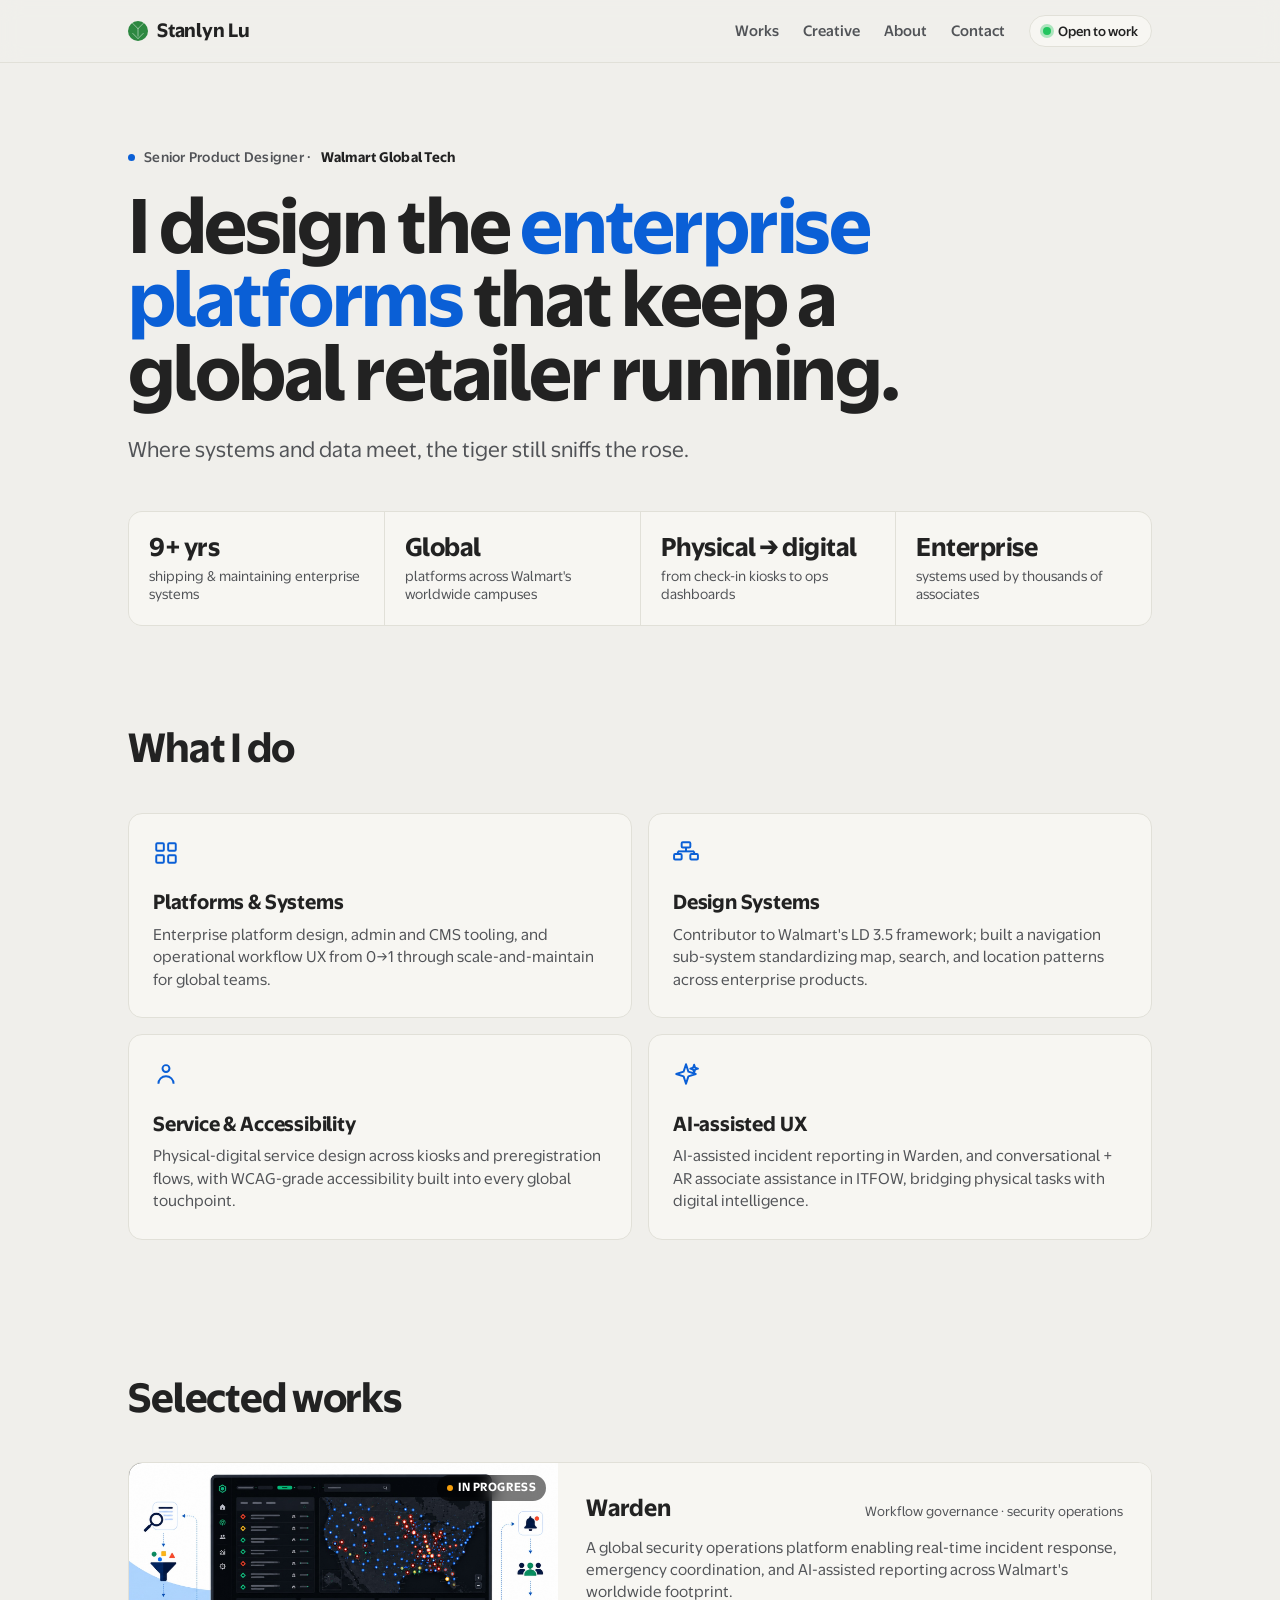
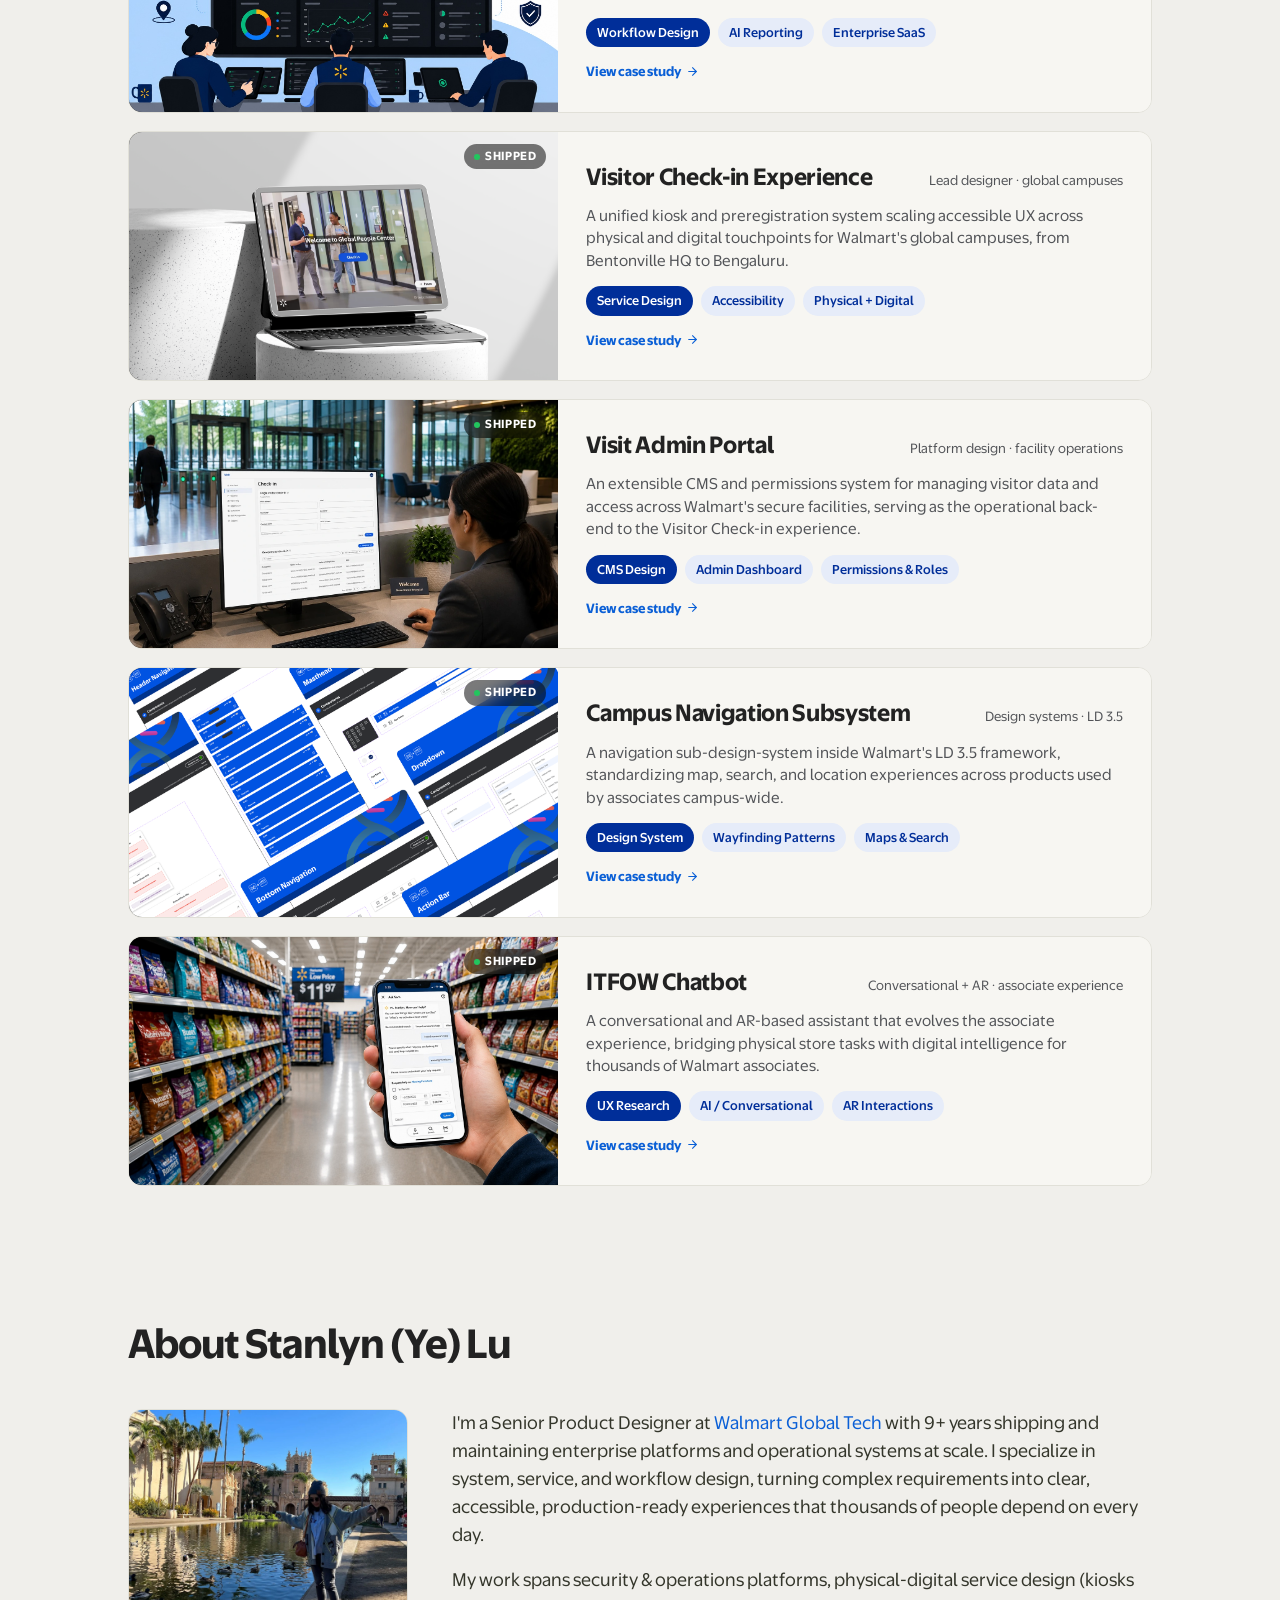
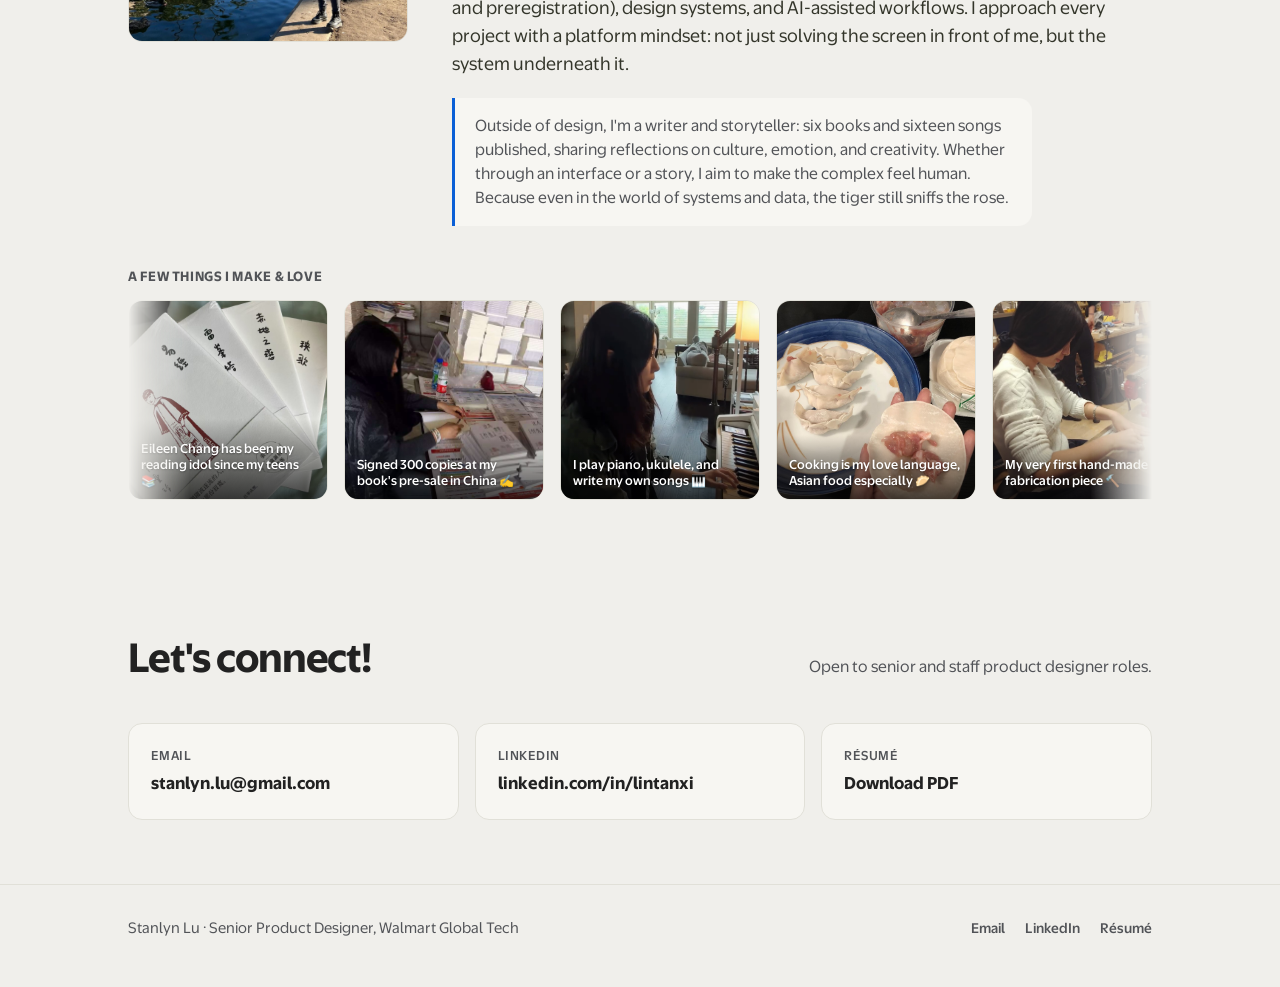
<file: index.html>
<!DOCTYPE html>
<html lang="en">
<head>
<meta charset="UTF-8">
<!-- Google tag (gtag.js) -->
<script async src="https://www.googletagmanager.com/gtag/js?id=G-T3NQX4SQDX"></script>
<script>
  window.dataLayer = window.dataLayer || [];
  function gtag(){dataLayer.push(arguments);}
  gtag('js', new Date());
  gtag('config', 'G-T3NQX4SQDX');
</script>

<meta name="viewport" content="width=device-width, initial-scale=1">
<title>Stanlyn Lu — Senior Product Designer</title>
<meta name="description" content="Stanlyn (Ye) Lu — Senior Product Designer at Walmart Global Tech. Enterprise platforms, security &amp; operations, design systems, and AI-assisted UX at global scale.">
<meta property="og:title" content="Stanlyn Lu — Senior Product Designer">
<meta property="og:description" content="Enterprise platforms, security &amp; operations, design systems, and AI-assisted UX at global scale.">
<meta property="og:type" content="website">
<meta property="og:url" content="https://yelu.work/">

<link rel="icon" href="favicon.svg" type="image/svg+xml">
<link rel="preload" href="fonts/everyday-700.woff" as="font" type="font/woff" crossorigin>
<link rel="preload" href="fonts/everyday-400.woff" as="font" type="font/woff" crossorigin>
<style>
  @font-face{font-family:"Everyday Sans";font-weight:400;font-style:normal;font-display:swap;src:url("fonts/everyday-400.woff") format("woff")}
  @font-face{font-family:"Everyday Sans";font-weight:500;font-style:normal;font-display:swap;src:url("fonts/everyday-500.woff") format("woff")}
  @font-face{font-family:"Everyday Sans";font-weight:700;font-style:normal;font-display:swap;src:url("fonts/everyday-700.woff") format("woff")}
  @font-face{font-family:"Everyday Sans";font-weight:900;font-style:normal;font-display:swap;src:url("fonts/everyday-900.woff") format("woff")}

  :root{
    --bg:#f0efeb;
    --surface:#f7f6f2;
    --ink:#222222;
    --muted:#515357;
    --line:#e1e0d8;
    --blue:#0a5fd6;
    --blue-ink:#002e99;
    --chip-bg:#e6ecf9;
    --leaf:#2d8841;
    --font:"Everyday Sans","Helvetica Neue",Arial,sans-serif;
    --max:1080px;
    --r:14px;
  }
  *{box-sizing:border-box}
  html{scroll-behavior:smooth}
  @media (prefers-reduced-motion:reduce){html{scroll-behavior:auto}}
  body{
    margin:0;background:var(--bg);color:var(--ink);
    font-family:var(--font);font-size:16px;line-height:1.6;
    -webkit-font-smoothing:antialiased;text-rendering:optimizeLegibility;
  }
  .wrap{max-width:var(--max);margin:0 auto;padding:0 28px}
  a{color:var(--blue);text-decoration:none}
  a:hover{text-decoration:underline}
  :focus-visible{outline:3px solid var(--blue);outline-offset:3px;border-radius:4px}
  img{display:block;max-width:100%}
  .skip{position:absolute;left:-9999px}
  .skip:focus{left:16px;top:16px;background:var(--ink);color:#fff;padding:10px 14px;border-radius:8px;z-index:99}

  /* ── Header ── */
  header{position:sticky;top:0;z-index:20;background:rgba(240,239,235,.88);backdrop-filter:blur(10px);-webkit-backdrop-filter:blur(10px);border-bottom:1px solid var(--line)}
  .nav{display:flex;align-items:center;justify-content:space-between;height:62px;gap:24px}
  .brand{display:flex;align-items:center;gap:9px;font-weight:700;font-size:18px;letter-spacing:-.01em;color:var(--ink);white-space:nowrap}
  .brand svg{width:20px;height:20px;color:var(--leaf);flex:none}
  .navlinks{display:flex;align-items:center;gap:24px}
  .navlink{color:var(--muted);font-weight:500;font-size:14px;transition:color .15s}
  .navlink:hover{color:var(--ink);text-decoration:none}
  @media(max-width:520px){.navlinks .navlink:not(:last-child){display:none}.navlinks .navlink[href="creative.html"]{display:inline}}
  .avail{display:inline-flex;align-items:center;gap:7px;font-size:12.5px;font-weight:500;color:var(--ink);padding:5px 13px;background:var(--surface);border:1px solid var(--line);border-radius:999px;white-space:nowrap}
  .avail-dot{width:8px;height:8px;border-radius:50%;background:#22c55e;flex:none;position:relative}
  .avail-dot::before{content:'';position:absolute;inset:-3px;border-radius:50%;background:#22c55e;opacity:.35;animation:avail-pulse 1.8s ease-out infinite}
  @keyframes avail-pulse{0%{transform:scale(1);opacity:.35}70%{transform:scale(2.5);opacity:0}100%{transform:scale(2.5);opacity:0}}

  /* ── Hero ── */
  .hero{padding:80px 0 28px}
  .eyebrow{display:inline-flex;align-items:center;gap:9px;font-size:13px;font-weight:500;letter-spacing:.02em;color:var(--muted);margin-bottom:22px}
  .eyebrow b{color:var(--ink);font-weight:700}
  .eyebrow .dot{width:7px;height:7px;border-radius:50%;background:var(--blue);flex:none}
  h1{font-weight:700;font-size:clamp(36px,6vw,72px);line-height:1.02;letter-spacing:-.035em;margin:0 0 24px;max-width:16ch}
  h1 .accent{color:var(--blue)}
  .hook{font-size:clamp(17px,2.1vw,20px);line-height:1.55;color:var(--muted);max-width:50ch;margin:0;font-weight:400}

  /* ── Scale strip ── */
  .scale{display:grid;grid-template-columns:repeat(4,1fr);gap:1px;background:var(--line);border:1px solid var(--line);border-radius:var(--r);overflow:hidden;margin-top:46px}
  .stat{background:var(--surface);padding:22px 20px}
  .stat .num{font-weight:700;font-size:24px;line-height:1.1;letter-spacing:-.02em}
  .stat .lab{margin-top:6px;font-size:13px;color:var(--muted);line-height:1.4}
  @media(max-width:760px){.scale{grid-template-columns:repeat(2,1fr)}}

  /* ── Sections ── */
  section{padding:64px 0}
  .sec-head{display:flex;align-items:baseline;justify-content:space-between;gap:20px;margin-bottom:34px;flex-wrap:wrap}
  h2{font-weight:700;font-size:clamp(26px,3.6vw,38px);letter-spacing:-.03em;margin:0}
  .sec-sub{color:var(--muted);font-size:15px;max-width:44ch;margin:0}

  /* ── Competency grid ── */
  .caps{display:grid;grid-template-columns:repeat(2,1fr);gap:16px}
  @media(max-width:720px){.caps{grid-template-columns:1fr}}
  .cap{background:var(--surface);border:1px solid var(--line);border-radius:var(--r);padding:26px 24px}
  .cap .icon{width:26px;height:26px;color:var(--blue);margin-bottom:14px}
  .cap h3{font-weight:700;font-size:19px;margin:0 0 6px;letter-spacing:-.01em}
  .cap p{margin:0;color:var(--muted);font-size:14.5px;line-height:1.55}

  /* ── Project cards ── */
  .works{display:flex;flex-direction:column;gap:18px}
  .card{display:grid;grid-template-columns:42% 1fr;background:var(--surface);border:1px solid var(--line);border-radius:var(--r);overflow:hidden;transition:border-color .2s ease,transform .2s ease;text-decoration:none;color:inherit}
  .card:hover{border-color:var(--blue);transform:translateY(-2px);text-decoration:none}
  @media(prefers-reduced-motion:reduce){.card,.card:hover{transition:none;transform:none}}
  .card .shot{position:relative;background:#1b1c18;min-height:220px}
  .card .shot img{width:100%;height:100%;object-fit:cover;position:absolute;inset:0}
  .card .body{padding:28px 28px;background:var(--card-color,var(--surface))}
  .badge{position:absolute;top:12px;right:12px;display:inline-flex;align-items:center;gap:5px;font-size:11px;font-weight:600;letter-spacing:.05em;text-transform:uppercase;padding:4px 10px;border-radius:999px;background:rgba(0,0,0,.52);color:#fff;backdrop-filter:blur(8px);-webkit-backdrop-filter:blur(8px);z-index:2}
  .badge .bdot{width:6px;height:6px;border-radius:50%;background:#22c55e;flex:none}
  .card .top{display:flex;align-items:baseline;justify-content:space-between;gap:14px;flex-wrap:wrap;margin-bottom:4px}
  .card h3{font-weight:700;font-size:22px;margin:0;letter-spacing:-.015em;color:var(--ink)}
  .card .scope{font-size:12.5px;color:var(--muted);white-space:nowrap}
  .card .desc{margin:10px 0 14px;color:var(--muted);font-size:14.5px;line-height:1.55}
  .tldr{font-size:13px;color:var(--ink);background:var(--bg);border:1px solid var(--line);border-radius:10px;padding:11px 14px;margin:0 0 16px;line-height:1.5}
  .tldr strong{font-weight:600;color:var(--muted);font-size:11px;letter-spacing:.04em;text-transform:uppercase;display:block;margin-bottom:4px}
  .chips{display:flex;flex-wrap:wrap;gap:8px}
  .chip{font-size:12px;font-weight:500;padding:5px 11px;border-radius:999px;background:var(--chip-bg);color:var(--blue-ink)}
  .chip.dom{background:var(--blue-ink);color:#fff}
  .nda{display:inline-flex;align-items:center;gap:7px;margin-top:14px;font-size:12.5px;color:var(--muted)}
  .nda svg{width:13px;height:13px;flex:none}
  .card-link-hint{display:inline-flex;align-items:center;gap:5px;margin-top:14px;font-size:12.5px;font-weight:600;color:var(--blue)}
  .card-link-hint svg{width:13px;height:13px;flex:none}
  @media(max-width:680px){.card{grid-template-columns:1fr}.card .shot{min-height:200px;height:200px}}
  /* custom "View" cursor on hover (desktop pointers only) */
  .view-cursor{display:none}
  @media(hover:hover) and (pointer:fine){
    .works .card{cursor:none}
    .view-cursor{position:fixed;top:0;left:0;z-index:60;display:flex;align-items:center;gap:6px;padding:9px 15px;border-radius:999px;background:var(--blue);color:#fff;font-size:13px;font-weight:600;letter-spacing:.01em;white-space:nowrap;pointer-events:none;opacity:0;transform:translate(-50%,-50%) scale(.7);transition:opacity .18s ease,transform .18s ease;box-shadow:0 4px 16px rgba(10,95,214,.35)}
    .view-cursor.is-visible{opacity:1;transform:translate(-50%,-50%) scale(1)}
    .view-cursor svg{width:14px;height:14px;flex:none}
  }
  @media(prefers-reduced-motion:reduce){.view-cursor{transition:none}}

  /* ── About ── */
  .about-grid{display:grid;grid-template-columns:280px 1fr;gap:44px;align-items:start}
  @media(max-width:720px){.about-grid{grid-template-columns:1fr;gap:26px}}
  .about-grid img{width:100%;border-radius:var(--r);border:1px solid var(--line)}
  .about p{font-size:17px;max-width:58ch;color:#33352a;margin-top:0;line-height:1.65}
  .ps{margin-top:20px;padding:16px 20px;border-left:3px solid var(--blue);background:var(--surface);border-radius:0 var(--r) var(--r) 0;color:var(--muted);font-size:15px;max-width:58ch}
  /* hobby photo marquee */
  .hobbies{margin-top:40px}
  .hobbies-label{font-size:12.5px;font-weight:600;letter-spacing:.05em;text-transform:uppercase;color:var(--muted);margin-bottom:14px}
  .marquee{overflow:hidden;-webkit-mask-image:linear-gradient(90deg,transparent,#000 6%,#000 94%,transparent);mask-image:linear-gradient(90deg,transparent,#000 6%,#000 94%,transparent)}
  .marquee-track{display:flex;gap:16px;width:max-content;animation:marquee 46s linear infinite}
  .marquee:hover .marquee-track{animation-play-state:paused}
  .marquee-track figure{position:relative;margin:0;flex:none;width:200px;height:200px;border-radius:var(--r);overflow:hidden;border:1px solid var(--line);background:var(--surface)}
  .marquee-track img{width:100%;height:100%;object-fit:cover;display:block;transition:transform .4s ease}
  .marquee-track figure:hover img{transform:scale(1.05)}
  .marquee-track figcaption{position:absolute;left:0;right:0;bottom:0;padding:22px 12px 10px;font-size:12px;line-height:1.35;font-weight:500;color:#fff;background:linear-gradient(to top,rgba(0,0,0,.72),rgba(0,0,0,.36) 55%,transparent);text-shadow:0 1px 2px rgba(0,0,0,.4)}
  @keyframes marquee{0%{transform:translateX(0)}100%{transform:translateX(calc(-50% - 8px))}}
  @media(prefers-reduced-motion:reduce){.marquee-track{animation:none}.marquee{overflow-x:auto}}
  @media(max-width:680px){.marquee-track figure{width:150px;height:150px}}

  /* ── Contact ── */
  .contact-grid{display:grid;grid-template-columns:repeat(3,1fr);gap:16px}
  @media(max-width:640px){.contact-grid{grid-template-columns:1fr}}
  .contact-item{background:var(--surface);border:1px solid var(--line);border-radius:var(--r);padding:22px 22px;display:flex;flex-direction:column;gap:6px}
  .contact-item .c-label{font-size:12px;font-weight:500;letter-spacing:.04em;text-transform:uppercase;color:var(--muted)}
  .contact-item a{font-size:16px;font-weight:600;color:var(--ink)}
  .contact-item a:hover{color:var(--blue)}

  .hero{position:relative}

  footer{border-top:1px solid var(--line);padding:32px 0 48px}
  .foot-inner{display:flex;align-items:center;justify-content:space-between;gap:20px;flex-wrap:wrap}
  .foot-name{font-size:14px;color:var(--muted)}
  .foot-links{display:flex;gap:20px;flex-wrap:wrap}
  .foot-links a{font-size:13px;font-weight:500;color:var(--muted)}
  .foot-links a:hover{color:var(--ink)}
</style>
</head>
<body>
<a class="skip" href="#main">Skip to content</a>


<header>
  <div class="wrap nav">
    <a href="#" class="brand" aria-label="Stanlyn Lu, home">
      <svg viewBox="0 0 200 200" width="22" height="22" aria-hidden="true"><circle cx="100" cy="100" r="100" fill="#2d8841"/><g fill="none" stroke="#fff" stroke-miterlimit="10" stroke-width="5"><line x1="44.69" y1="21.51" x2="100.91" y2="77.73"/><line x1="155.31" y1="21.51" x2="98.39" y2="78.42"/><line x1="44.69" y1="121.14" x2="100" y2="176.45"/><line x1="155.31" y1="121.14" x2="98.26" y2="178.19"/><line x1="100" y1="73.99" x2="100" y2="155.83"/></g></svg>
      Stanlyn Lu
    </a>
    <nav class="navlinks" aria-label="Primary">
      <a class="navlink" href="#works">Works</a>
      <a class="navlink" href="creative.html">Creative</a>
      <a class="navlink" href="#about">About</a>
      <a class="navlink" href="#contact">Contact</a>
      <span class="avail" aria-label="Open to new opportunities"><span class="avail-dot" aria-hidden="true"></span>Open to work</span>
    </nav>
  </div>
</header>

<main id="main">

  <!-- HERO -->
  <section class="hero" aria-labelledby="h1">
    <div class="wrap">
      <span class="eyebrow"><span class="dot" aria-hidden="true"></span>Senior Product Designer · <b><a href="https://tech.walmart.com/content/walmart-global-tech/en_us.html" rel="noopener" target="_blank" style="color:inherit;text-decoration:none">Walmart Global Tech</a></b></span>
      <h1 id="h1">I design the <span class="accent">enterprise platforms</span> that keep a global retailer running.</h1>
      <p class="hook">Where systems and data meet, the tiger still sniffs the rose.</p>

      <div class="scale" role="list" aria-label="Experience highlights">
        <div class="stat" role="listitem">
          <div class="num">9+ yrs</div>
          <div class="lab">shipping &amp; maintaining enterprise systems</div>
        </div>
        <div class="stat" role="listitem">
          <div class="num">Global</div>
          <div class="lab">platforms across Walmart's worldwide campuses</div>
        </div>
        <div class="stat" role="listitem">
          <div class="num">Physical → digital</div>
          <div class="lab">from check-in kiosks to ops dashboards</div>
        </div>
        <div class="stat" role="listitem">
          <div class="num">Enterprise</div>
          <div class="lab">systems used by thousands of associates</div>
        </div>
      </div>
    </div>
      </span>
    </div>
  </section>

  <!-- COMPETENCY -->
  <section aria-labelledby="cap-h">
    <div class="wrap">
      <div class="sec-head">
        <h2 id="cap-h">What I do</h2>
      </div>
      <div class="caps">

        <article class="cap">
          <svg class="icon" viewBox="0 0 24 24" fill="none" stroke="currentColor" stroke-width="1.8" aria-hidden="true">
            <rect x="3" y="3" width="7" height="7" rx="1"/><rect x="14" y="3" width="7" height="7" rx="1"/>
            <rect x="3" y="14" width="7" height="7" rx="1"/><rect x="14" y="14" width="7" height="7" rx="1"/>
          </svg>
          <h3>Platforms &amp; Systems</h3>
          <p>Enterprise platform design, admin and CMS tooling, and operational workflow UX from 0→1 through scale-and-maintain for global teams.</p>
        </article>

        <article class="cap">
          <svg class="icon" viewBox="0 0 24 24" fill="none" stroke="currentColor" stroke-width="1.8" aria-hidden="true">
            <rect x="8" y="2" width="8" height="5" rx="1"/>
            <line x1="12" y1="7" x2="12" y2="10.5"/>
            <line x1="4.5" y1="10.5" x2="19.5" y2="10.5"/>
            <line x1="4.5" y1="10.5" x2="4.5" y2="13"/>
            <line x1="19.5" y1="10.5" x2="19.5" y2="13"/>
            <rect x="1" y="13" width="7" height="5" rx="1"/>
            <rect x="16" y="13" width="7" height="5" rx="1"/>
          </svg>
          <h3>Design Systems</h3>
          <p>Contributor to Walmart's LD 3.5 framework; built a navigation sub-system standardizing map, search, and location patterns across enterprise products.</p>
        </article>

        <article class="cap">
          <svg class="icon" viewBox="0 0 24 24" fill="none" stroke="currentColor" stroke-width="1.8" aria-hidden="true">
            <circle cx="12" cy="7" r="3.2"/>
            <path d="M5 21c0-3.9 3.1-7 7-7s7 3.1 7 7"/>
          </svg>
          <h3>Service &amp; Accessibility</h3>
          <p>Physical-digital service design across kiosks and preregistration flows, with WCAG-grade accessibility built into every global touchpoint.</p>
        </article>

        <article class="cap">
          <svg class="icon" viewBox="0 0 24 24" fill="none" stroke="currentColor" stroke-width="1.8" stroke-linejoin="round" aria-hidden="true">
            <path d="M12 3l2.2 6.8L21 12l-6.8 2.2L12 21l-2.2-6.8L3 12l6.8-2.2L12 3z"/>
            <path d="M19.5 3.5l.9 2.6 2.6.9-2.6.9-.9 2.6-.9-2.6-2.6-.9 2.6-.9.9-2.6z"/>
          </svg>
          <h3>AI-assisted UX</h3>
          <p>AI-assisted incident reporting in Warden, and conversational + AR associate assistance in ITFOW, bridging physical tasks with digital intelligence.</p>
        </article>

      </div>
    </div>
  </section>

  <!-- WORKS -->
  <section id="works" aria-labelledby="works-h">
    <div class="wrap">
      <div class="sec-head">
        <h2 id="works-h">Selected works</h2>
      </div>
      <div class="works">

        <!-- Warden -->
        <a class="card" href="warden.html" data-preview="assets/warden.jpg">
          <div class="shot">
            <img src="assets/warden.jpg" loading="lazy" alt="Warden security operations dashboard showing a live US map of active sites and a real-time incident queue.">
            <span class="badge"><span class="bdot" style="background:#f59e0b"></span>In Progress</span>
          </div>
          <div class="body">
            <div class="top">
              <h3>Warden</h3>
              <span class="scope">Workflow governance · security operations</span>
            </div>
            <p class="desc">A global security operations platform enabling real-time incident response, emergency coordination, and AI-assisted reporting across Walmart's worldwide footprint.</p>
            <div class="chips">
              <span class="chip dom">Workflow Design</span>
              <span class="chip">AI Reporting</span>
              <span class="chip">Enterprise SaaS</span>
            </div>
            <span class="card-link-hint">View case study
              <svg viewBox="0 0 24 24" fill="none" stroke="currentColor" stroke-width="2" stroke-linecap="round" stroke-linejoin="round" aria-hidden="true"><line x1="5" y1="12" x2="19" y2="12"/><polyline points="12 5 19 12 12 19"/></svg>
            </span>
          </div>
        </a>

        <!-- Visitor Check-in -->
        <a class="card" href="visit-checkin.html" data-preview="assets/visitor-checkin.png">
          <div class="shot">
            <img src="assets/visitor-checkin.png" loading="lazy" alt="A self-service check-in kiosk on a stand welcoming visitors to the Global People Center.">
            <span class="badge"><span class="bdot"></span>Shipped</span>
          </div>
          <div class="body">
            <div class="top">
              <h3>Visitor Check-in Experience</h3>
              <span class="scope">Lead designer · global campuses</span>
            </div>
            <p class="desc">A unified kiosk and preregistration system scaling accessible UX across physical and digital touchpoints for Walmart's global campuses, from Bentonville HQ to Bengaluru.</p>
            <div class="chips">
              <span class="chip dom">Service Design</span>
              <span class="chip">Accessibility</span>
              <span class="chip">Physical + Digital</span>
            </div>
            <span class="card-link-hint">View case study
              <svg viewBox="0 0 24 24" fill="none" stroke="currentColor" stroke-width="2" stroke-linecap="round" stroke-linejoin="round" aria-hidden="true"><line x1="5" y1="12" x2="19" y2="12"/><polyline points="12 5 19 12 12 19"/></svg>
            </span>
          </div>
        </a>

        <!-- Visit Admin -->
        <a class="card" href="visit-admin.html" data-preview="assets/visit-admin.jpg">
          <div class="shot">
            <img src="assets/visit-admin.jpg" loading="lazy" alt="A reception desk monitor showing the visitor check-in admin form being completed by a front-desk associate.">
            <span class="badge"><span class="bdot"></span>Shipped</span>
          </div>
          <div class="body">
            <div class="top">
              <h3>Visit Admin Portal</h3>
              <span class="scope">Platform design · facility operations</span>
            </div>
            <p class="desc">An extensible CMS and permissions system for managing visitor data and access across Walmart's secure facilities, serving as the operational back-end to the Visitor Check-in experience.</p>
            <div class="chips">
              <span class="chip dom">CMS Design</span>
              <span class="chip">Admin Dashboard</span>
              <span class="chip">Permissions &amp; Roles</span>
            </div>
            <span class="card-link-hint">View case study
              <svg viewBox="0 0 24 24" fill="none" stroke="currentColor" stroke-width="2" stroke-linecap="round" stroke-linejoin="round" aria-hidden="true"><line x1="5" y1="12" x2="19" y2="12"/><polyline points="12 5 19 12 12 19"/></svg>
            </span>
          </div>
        </a>

        <!-- Campus Nav -->
        <a class="card" href="navigation.html" data-preview="assets/campus-nav.png">
          <div class="shot">
            <img src="assets/campus-nav.png" loading="lazy" alt="Navigation UI component sheets: header nav, masthead, dropdown, bottom nav, action bar, laid out in perspective.">
            <span class="badge"><span class="bdot"></span>Shipped</span>
          </div>
          <div class="body">
            <div class="top">
              <h3>Campus Navigation Subsystem</h3>
              <span class="scope">Design systems · LD 3.5</span>
            </div>
            <p class="desc">A navigation sub-design-system inside Walmart's LD 3.5 framework, standardizing map, search, and location experiences across products used by associates campus-wide.</p>
            <div class="chips">
              <span class="chip dom">Design System</span>
              <span class="chip">Wayfinding Patterns</span>
              <span class="chip">Maps &amp; Search</span>
            </div>
            <span class="card-link-hint">View case study
              <svg viewBox="0 0 24 24" fill="none" stroke="currentColor" stroke-width="2" stroke-linecap="round" stroke-linejoin="round" aria-hidden="true"><line x1="5" y1="12" x2="19" y2="12"/><polyline points="12 5 19 12 12 19"/></svg>
            </span>
          </div>
        </a>

        <!-- ITFOW -->
        <a class="card" href="itfow.html" data-preview="assets/itfow.jpg">
          <div class="shot">
            <img src="assets/itfow.jpg" loading="lazy" alt="A hand holding a phone in a Walmart aisle showing the Ask Sam conversational assistant.">
            <span class="badge"><span class="bdot"></span>Shipped</span>
          </div>
          <div class="body">
            <div class="top">
              <h3>ITFOW Chatbot</h3>
              <span class="scope">Conversational + AR · associate experience</span>
            </div>
            <p class="desc">A conversational and AR-based assistant that evolves the associate experience, bridging physical store tasks with digital intelligence for thousands of Walmart associates.</p>
            <div class="chips">
              <span class="chip dom">UX Research</span>
              <span class="chip">AI / Conversational</span>
              <span class="chip">AR Interactions</span>
            </div>
            <span class="card-link-hint">View case study
              <svg viewBox="0 0 24 24" fill="none" stroke="currentColor" stroke-width="2" stroke-linecap="round" stroke-linejoin="round" aria-hidden="true"><line x1="5" y1="12" x2="19" y2="12"/><polyline points="12 5 19 12 12 19"/></svg>
            </span>
          </div>
        </a>

      </div>
    </div>
  </section>

  <!-- ABOUT -->
  <section id="about" class="about" aria-labelledby="about-h">
    <div class="wrap">
      <div class="sec-head"><h2 id="about-h">About Stanlyn (Ye) Lu</h2></div>
      <div class="about-grid">
        <img src="assets/portrait.jpg" loading="lazy" alt="Stanlyn Lu standing by the reflecting pool at Balboa Park, arms outstretched.">
        <div>
          <p>I'm a Senior Product Designer at <a href="https://tech.walmart.com/content/walmart-global-tech/en_us.html" rel="noopener" target="_blank">Walmart Global Tech</a> with 9+ years shipping and maintaining enterprise platforms and operational systems at scale. I specialize in system, service, and workflow design, turning complex requirements into clear, accessible, production-ready experiences that thousands of people depend on every day.</p>
          <p>My work spans security &amp; operations platforms, physical-digital service design (kiosks and preregistration), design systems, and AI-assisted workflows. I approach every project with a platform mindset: not just solving the screen in front of me, but the system underneath it.</p>
          <div class="ps">Outside of design, I'm a writer and storyteller: six books and sixteen songs published, sharing reflections on culture, emotion, and creativity. Whether through an interface or a story, I aim to make the complex feel human. Because even in the world of systems and data, the tiger still sniffs the rose.</div>
        </div>
      </div>

      <div class="hobbies">
        <div class="hobbies-label">A few things I make &amp; love</div>
        <div class="marquee">
          <div class="marquee-track">
            <figure><img src="assets/hobby-1.jpg" alt="Eileen Chang books"><figcaption>Eileen Chang has been my reading idol since my teens 📚</figcaption></figure>
            <figure><img src="assets/hobby-2.jpg" alt="Signing books"><figcaption>Signed 300 copies at my book's pre-sale in China ✍️</figcaption></figure>
            <figure><img src="assets/hobby-3.jpg" alt="Playing piano"><figcaption>I play piano, ukulele, and write my own songs 🎹</figcaption></figure>
            <figure><img src="assets/hobby-4.jpg" alt="Hand-folding dumplings"><figcaption>Cooking is my love language, Asian food especially 🥟</figcaption></figure>
            <figure><img src="assets/hobby-5.jpg" alt="Fabrication bench"><figcaption>My very first hand-made fabrication piece 🔨</figcaption></figure>
            <figure><img src="assets/hobby-6.jpg" alt="Carved wooden emoji"><figcaption>First time with AutoCAD + CNC (it shows, lol) 😄</figcaption></figure>
            <figure><img src="assets/hobby-7.jpg" alt="LEGO build"><figcaption>Growing my LEGO collection, one set at a time 🦉</figcaption></figure>
            <figure><img src="assets/hobby-8.jpg" alt="Maker Faire"><figcaption>Geeking out at Maker Faire 🤖</figcaption></figure>
            <figure><img src="assets/hobby-9.jpg" alt="Rockets game"><figcaption>Cheering on the Rockets, light the fuse! 🏀</figcaption></figure>
            <figure><img src="assets/hobby-10.jpg" alt="SXSW badge"><figcaption>Soaking up ideas at SXSW 🎟️</figcaption></figure>
            <!-- duplicate set for seamless loop -->
            <figure aria-hidden="true"><img src="assets/hobby-1.jpg" alt=""><figcaption>Eileen Chang has been my reading idol since my teens 📚</figcaption></figure>
            <figure aria-hidden="true"><img src="assets/hobby-2.jpg" alt=""><figcaption>Signed 300 copies at my book's pre-sale in China ✍️</figcaption></figure>
            <figure aria-hidden="true"><img src="assets/hobby-3.jpg" alt=""><figcaption>I play piano, ukulele, and write my own songs 🎹</figcaption></figure>
            <figure aria-hidden="true"><img src="assets/hobby-4.jpg" alt=""><figcaption>Cooking is my love language, Asian food especially 🥟</figcaption></figure>
            <figure aria-hidden="true"><img src="assets/hobby-5.jpg" alt=""><figcaption>My very first hand-made fabrication piece 🔨</figcaption></figure>
            <figure aria-hidden="true"><img src="assets/hobby-6.jpg" alt=""><figcaption>First time with AutoCAD + CNC (it shows, lol) 😄</figcaption></figure>
            <figure aria-hidden="true"><img src="assets/hobby-7.jpg" alt=""><figcaption>Growing my LEGO collection, one set at a time 🦉</figcaption></figure>
            <figure aria-hidden="true"><img src="assets/hobby-8.jpg" alt=""><figcaption>Geeking out at Maker Faire 🤖</figcaption></figure>
            <figure aria-hidden="true"><img src="assets/hobby-9.jpg" alt=""><figcaption>Cheering on the Rockets, light the fuse! 🏀</figcaption></figure>
            <figure aria-hidden="true"><img src="assets/hobby-10.jpg" alt=""><figcaption>Soaking up ideas at SXSW 🎟️</figcaption></figure>
          </div>
        </div>
      </div>
    </div>
  </section>

  <!-- CONTACT -->
  <section id="contact" aria-labelledby="contact-h">
    <div class="wrap">
      <div class="sec-head">
        <h2 id="contact-h">Let's connect!</h2>
        <p class="sec-sub">Open to senior and staff product designer roles.</p>
      </div>
      <div class="contact-grid">
        <div class="contact-item">
          <span class="c-label">Email</span>
          <a href="mailto:stanlyn.lu@gmail.com">stanlyn.lu@gmail.com</a>
        </div>
        <div class="contact-item">
          <span class="c-label">LinkedIn</span>
          <a href="https://www.linkedin.com/in/lintanxi/" rel="noopener" target="_blank">linkedin.com/in/lintanxi</a>
        </div>
        <div class="contact-item">
          <span class="c-label">Résumé</span>
          <a href="https://drive.google.com/file/d/1amDWNT4BZlJ85HjrUvCv4VGVNqm2g7Tj/view?usp=drive_link" rel="noopener" target="_blank">Download PDF</a>
        </div>
      </div>
    </div>
  </section>

</main>

<footer>
  <div class="wrap foot-inner">
    <div class="foot-name">Stanlyn Lu · Senior Product Designer, Walmart Global Tech</div>
    <div class="foot-links">
      <a href="mailto:stanlyn.lu@gmail.com">Email</a>
      <a href="https://www.linkedin.com/in/lintanxi/" rel="noopener" target="_blank">LinkedIn</a>
      <a href="https://drive.google.com/file/d/1amDWNT4BZlJ85HjrUvCv4VGVNqm2g7Tj/view?usp=drive_link" rel="noopener" target="_blank">Résumé</a>
    </div>
  </div>
</footer>

<div class="view-cursor" id="viewCursor" aria-hidden="true">View
  <svg viewBox="0 0 24 24" fill="none" stroke="currentColor" stroke-width="2.4" stroke-linecap="round" stroke-linejoin="round"><line x1="5" y1="12" x2="19" y2="12"/><polyline points="12 5 19 12 12 19"/></svg>
</div>

<script>
(function(){
  if(!window.matchMedia || !window.matchMedia('(hover:hover) and (pointer:fine)').matches) return;
  var cursor = document.getElementById('viewCursor');
  var cards = document.querySelectorAll('.works .card');
  var lastX = -1, lastY = -1;
  function place(x, y){ cursor.style.left = x + 'px'; cursor.style.top = y + 'px'; }
  document.addEventListener('mousemove', function(e){ lastX = e.clientX; lastY = e.clientY; });
  cards.forEach(function(card){
    card.addEventListener('mouseenter', function(){
      if(lastX < 0) return;        // no real pointer position yet (e.g. entered via scroll) — wait for move
      place(lastX, lastY);
      cursor.classList.add('is-visible');
    });
    card.addEventListener('mousemove', function(e){
      place(e.clientX, e.clientY);
      cursor.classList.add('is-visible');
    });
    card.addEventListener('mouseleave', function(){ cursor.classList.remove('is-visible'); });
  });
})();
</script>

</body>
</html>
</file>
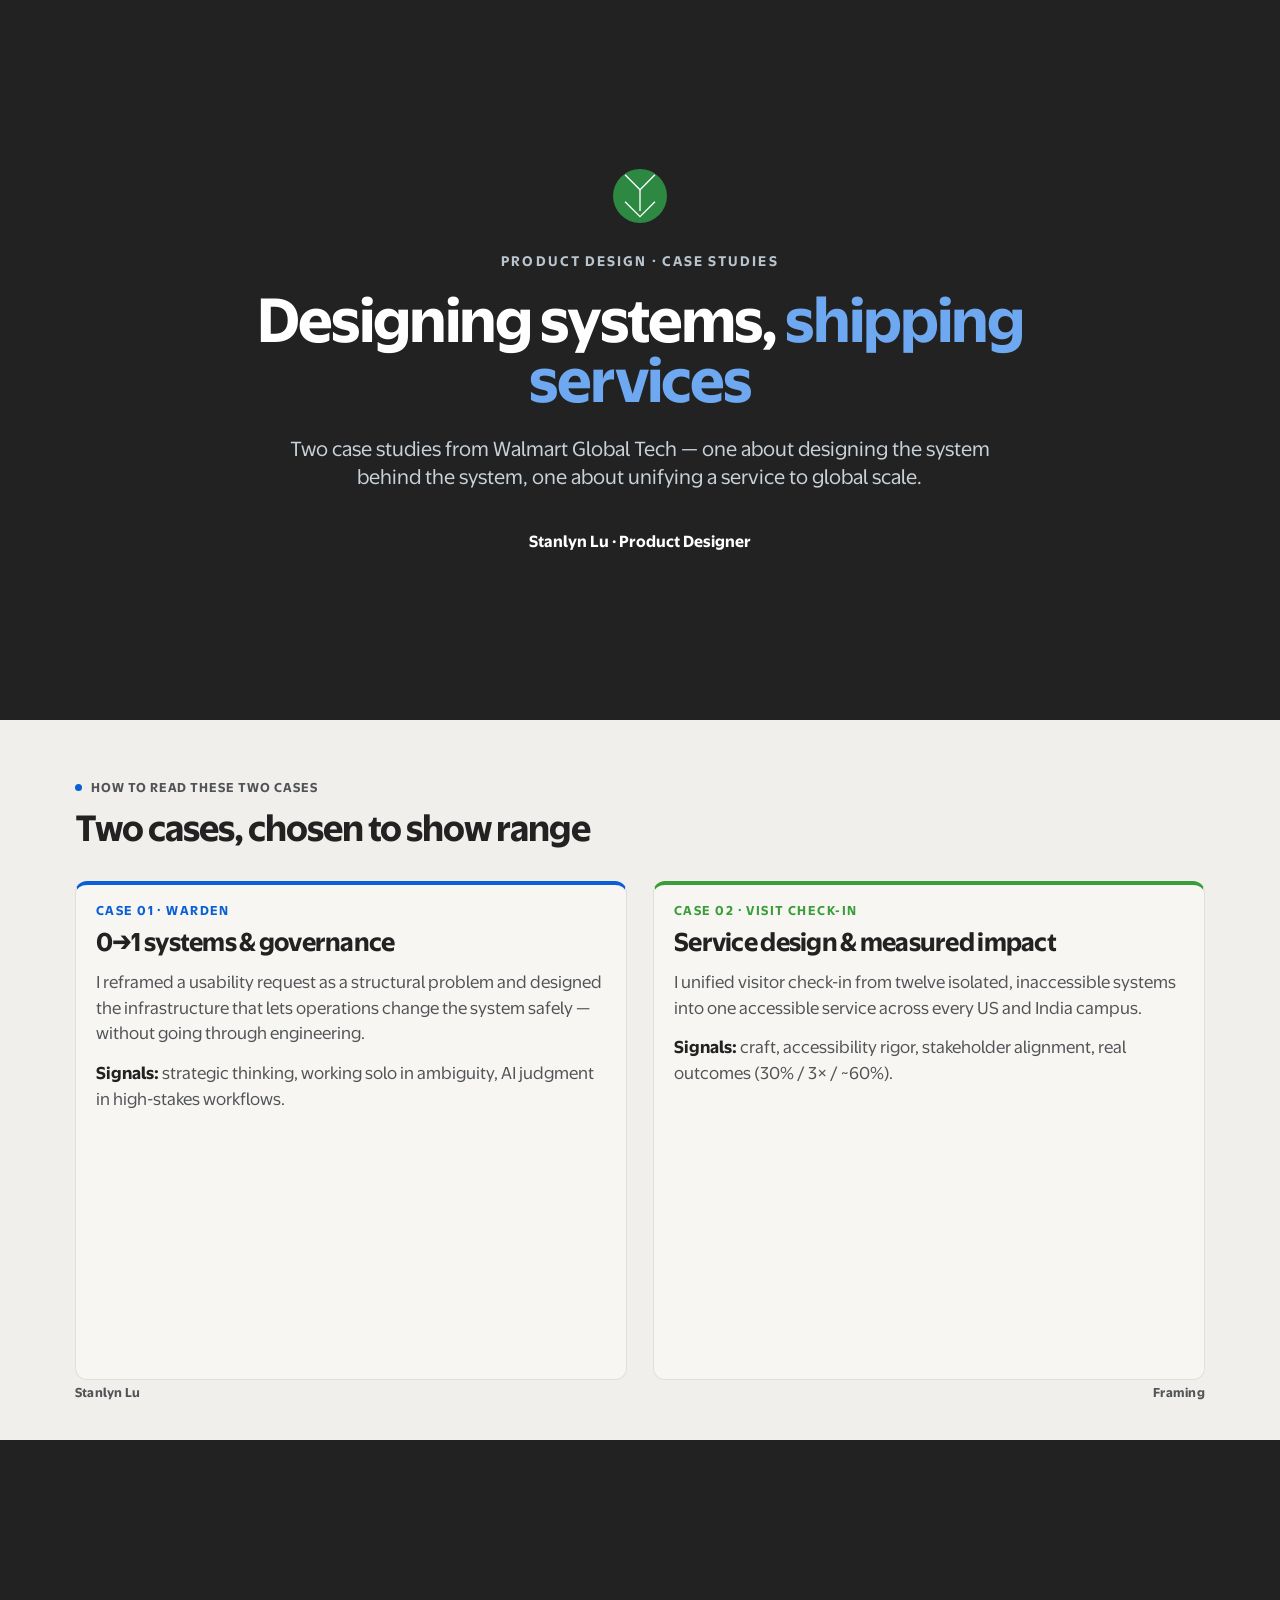
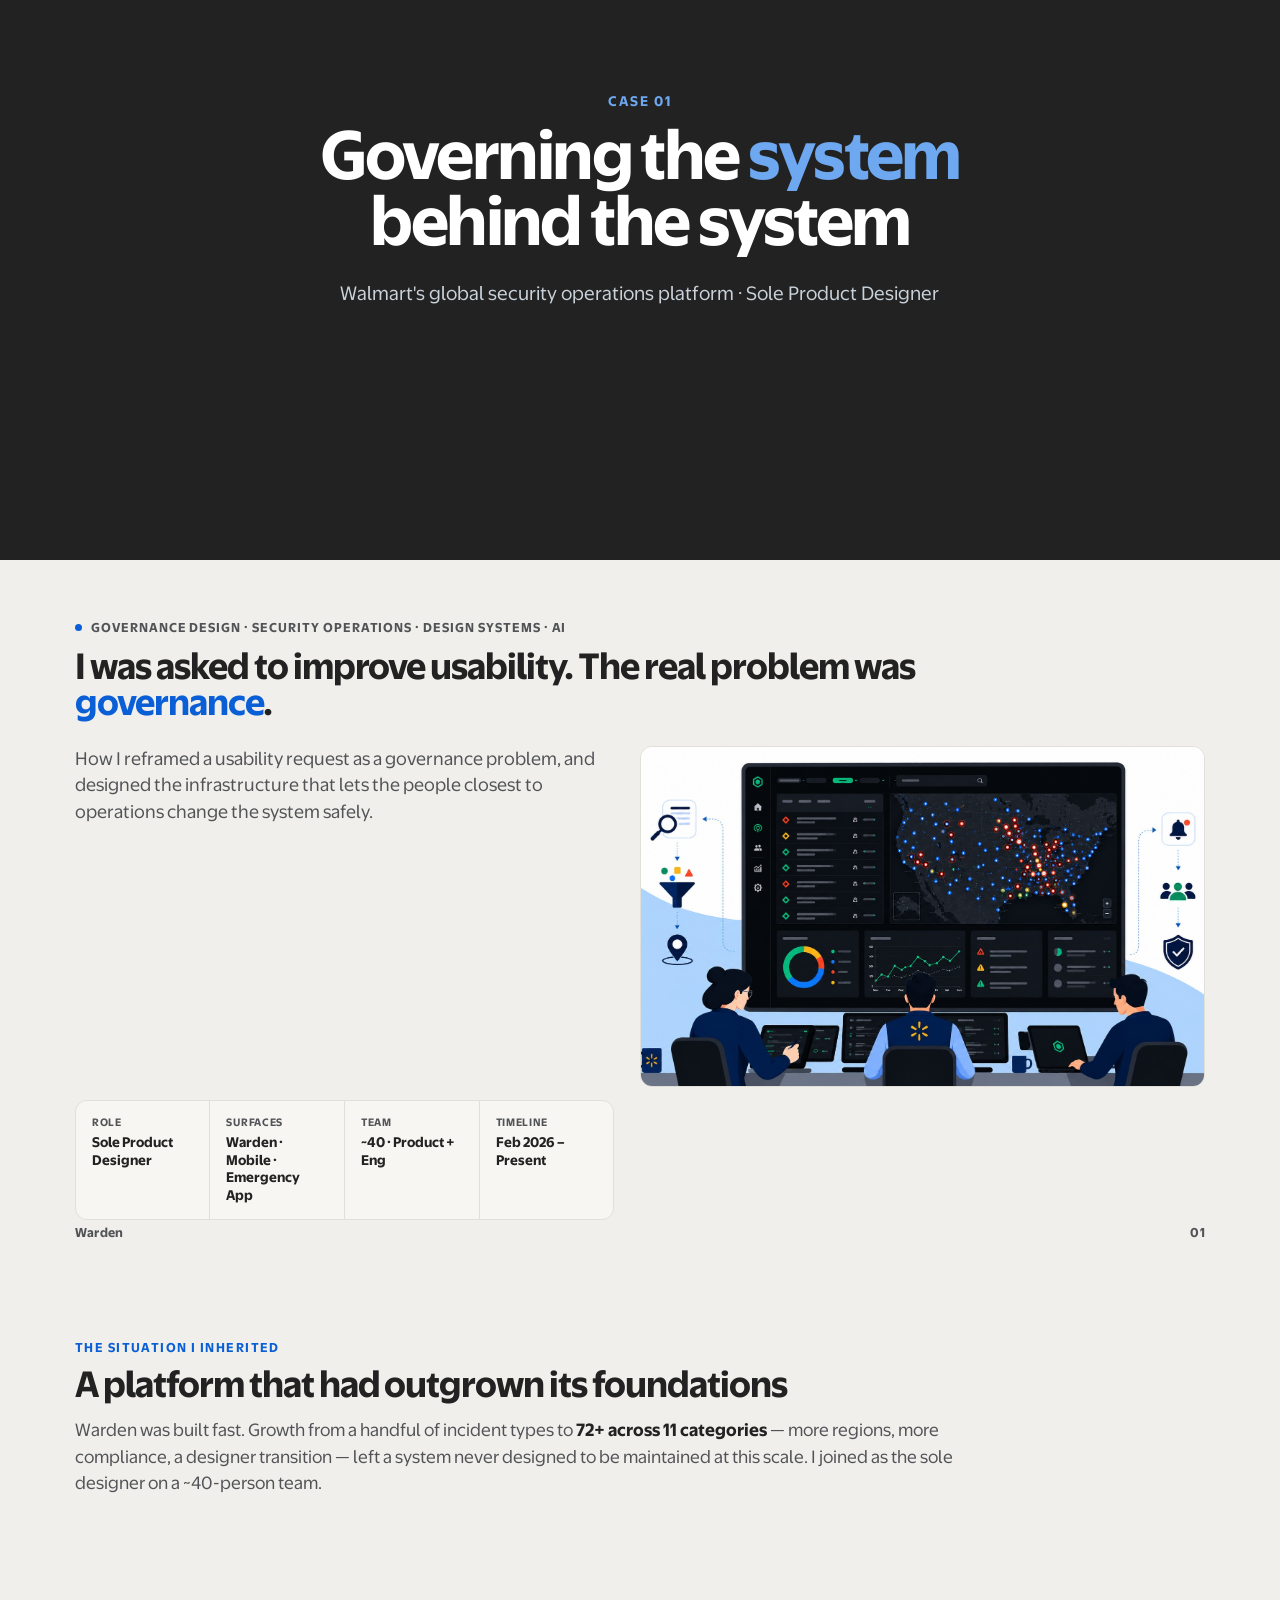
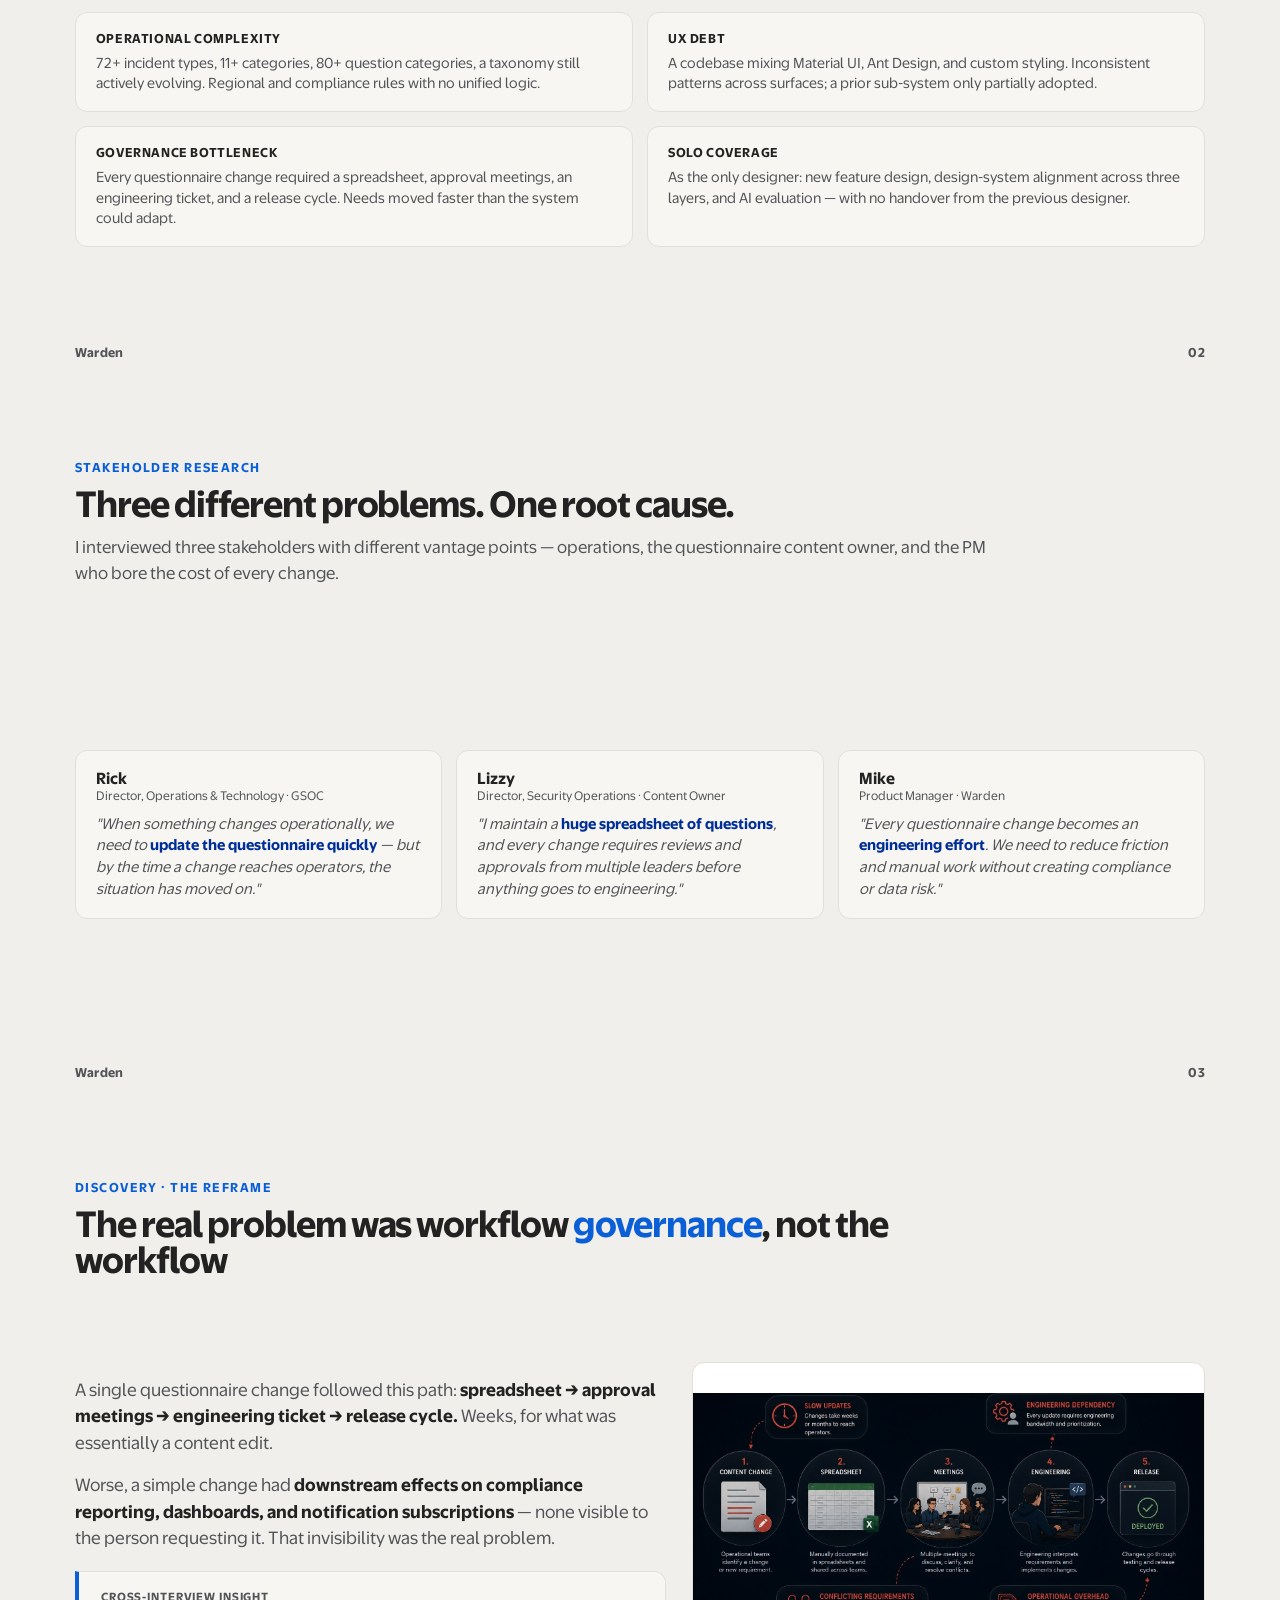
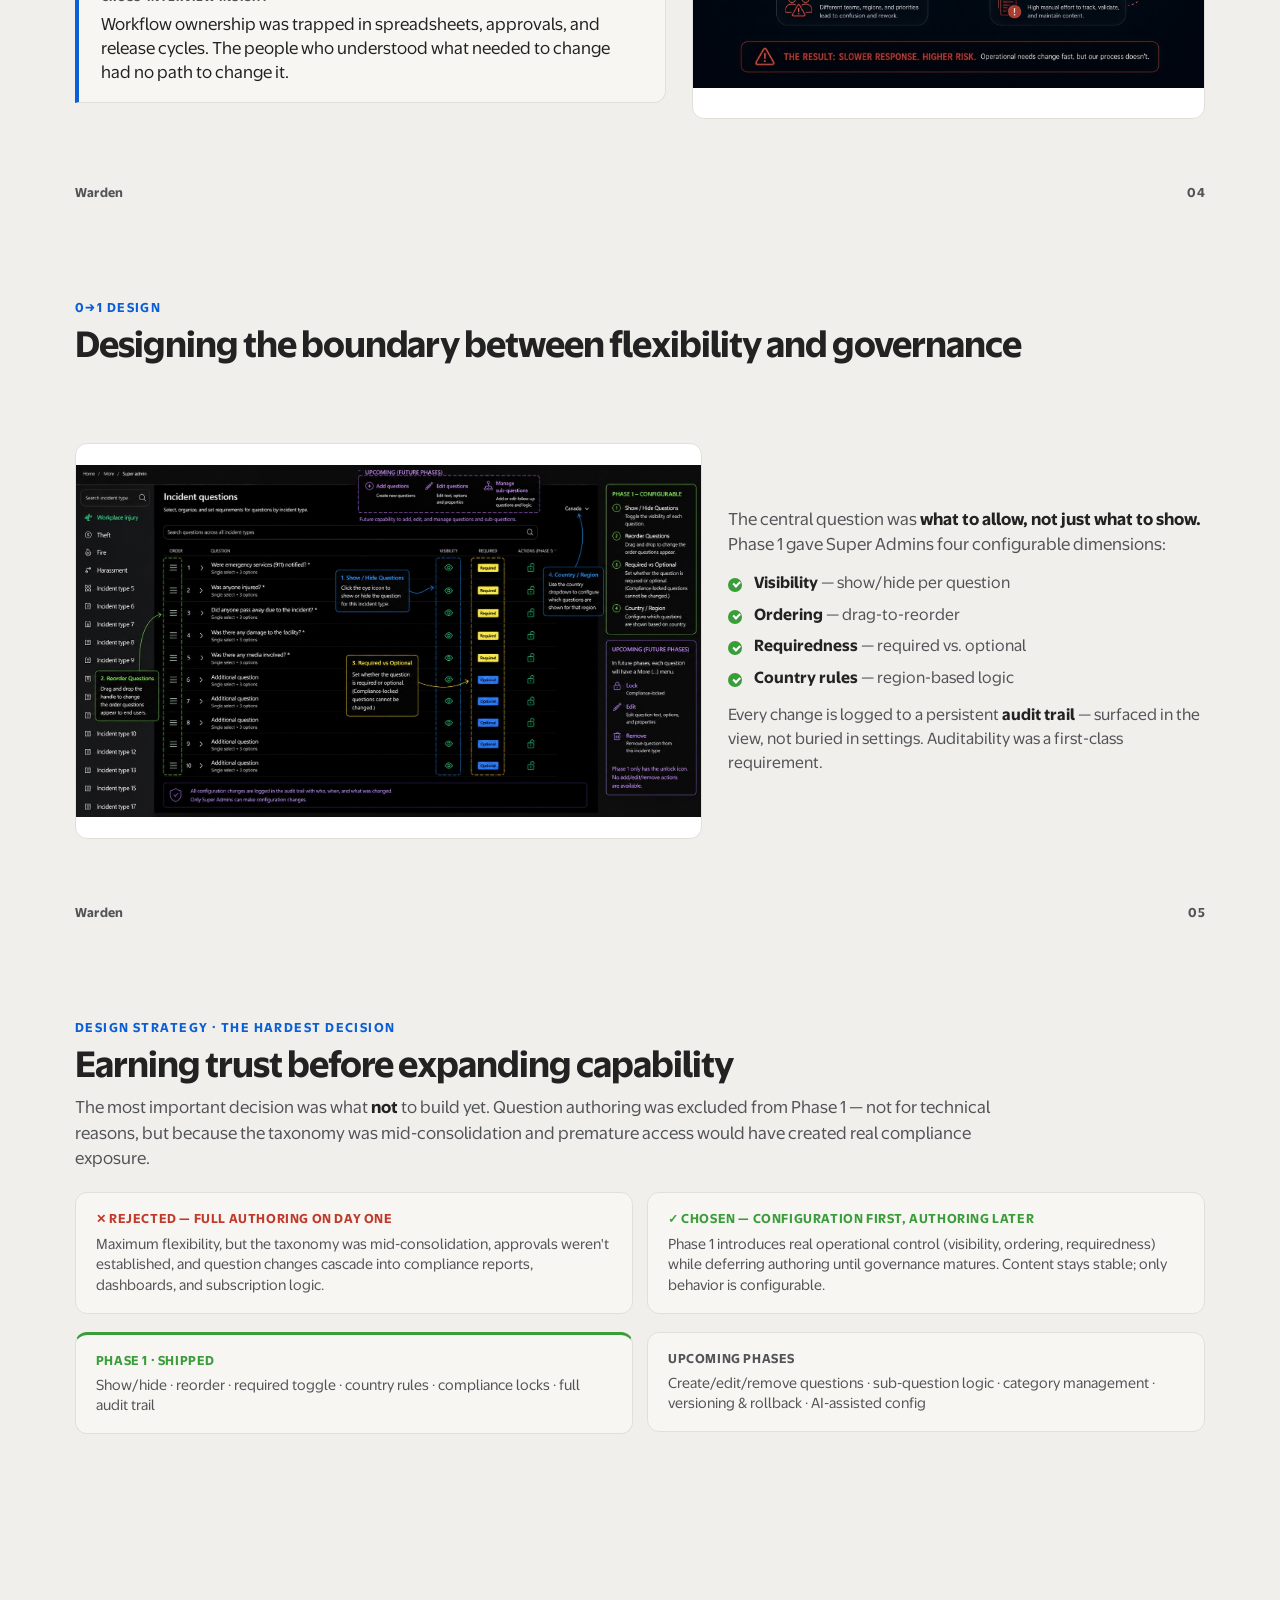
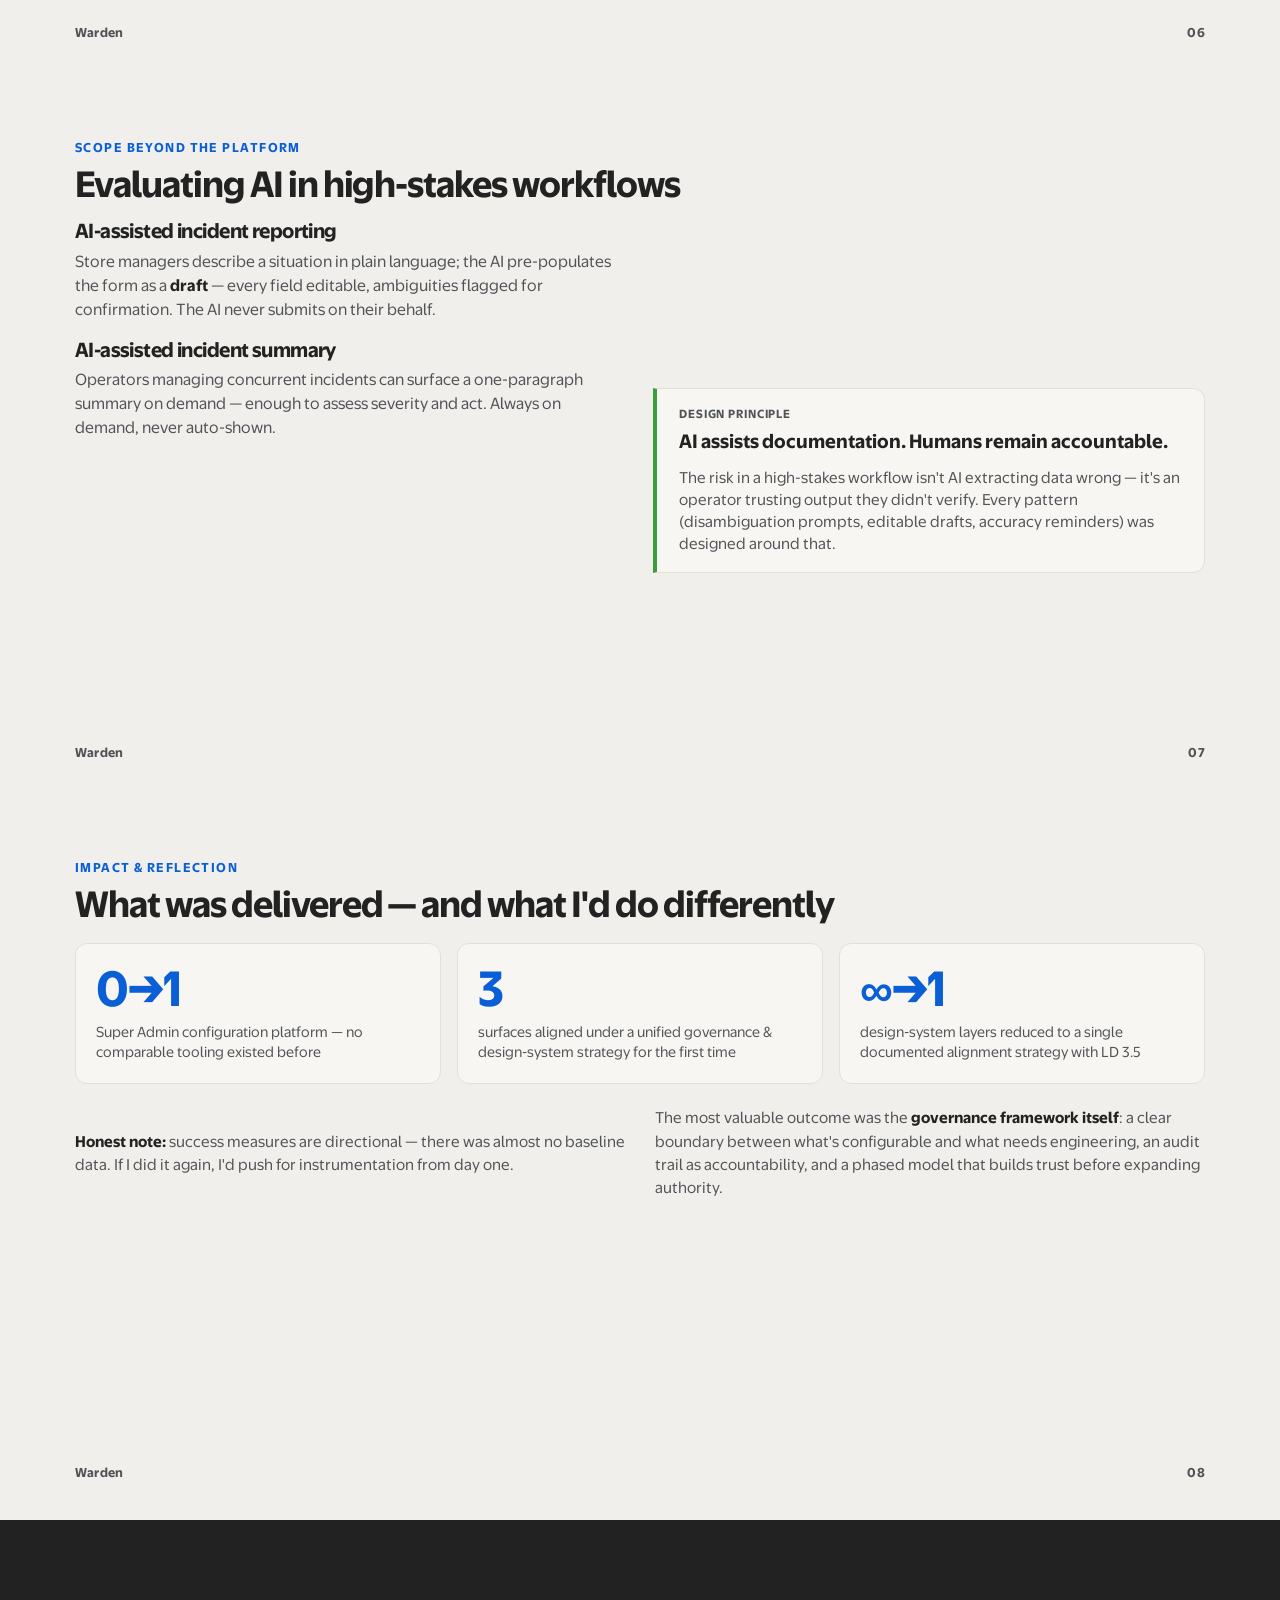
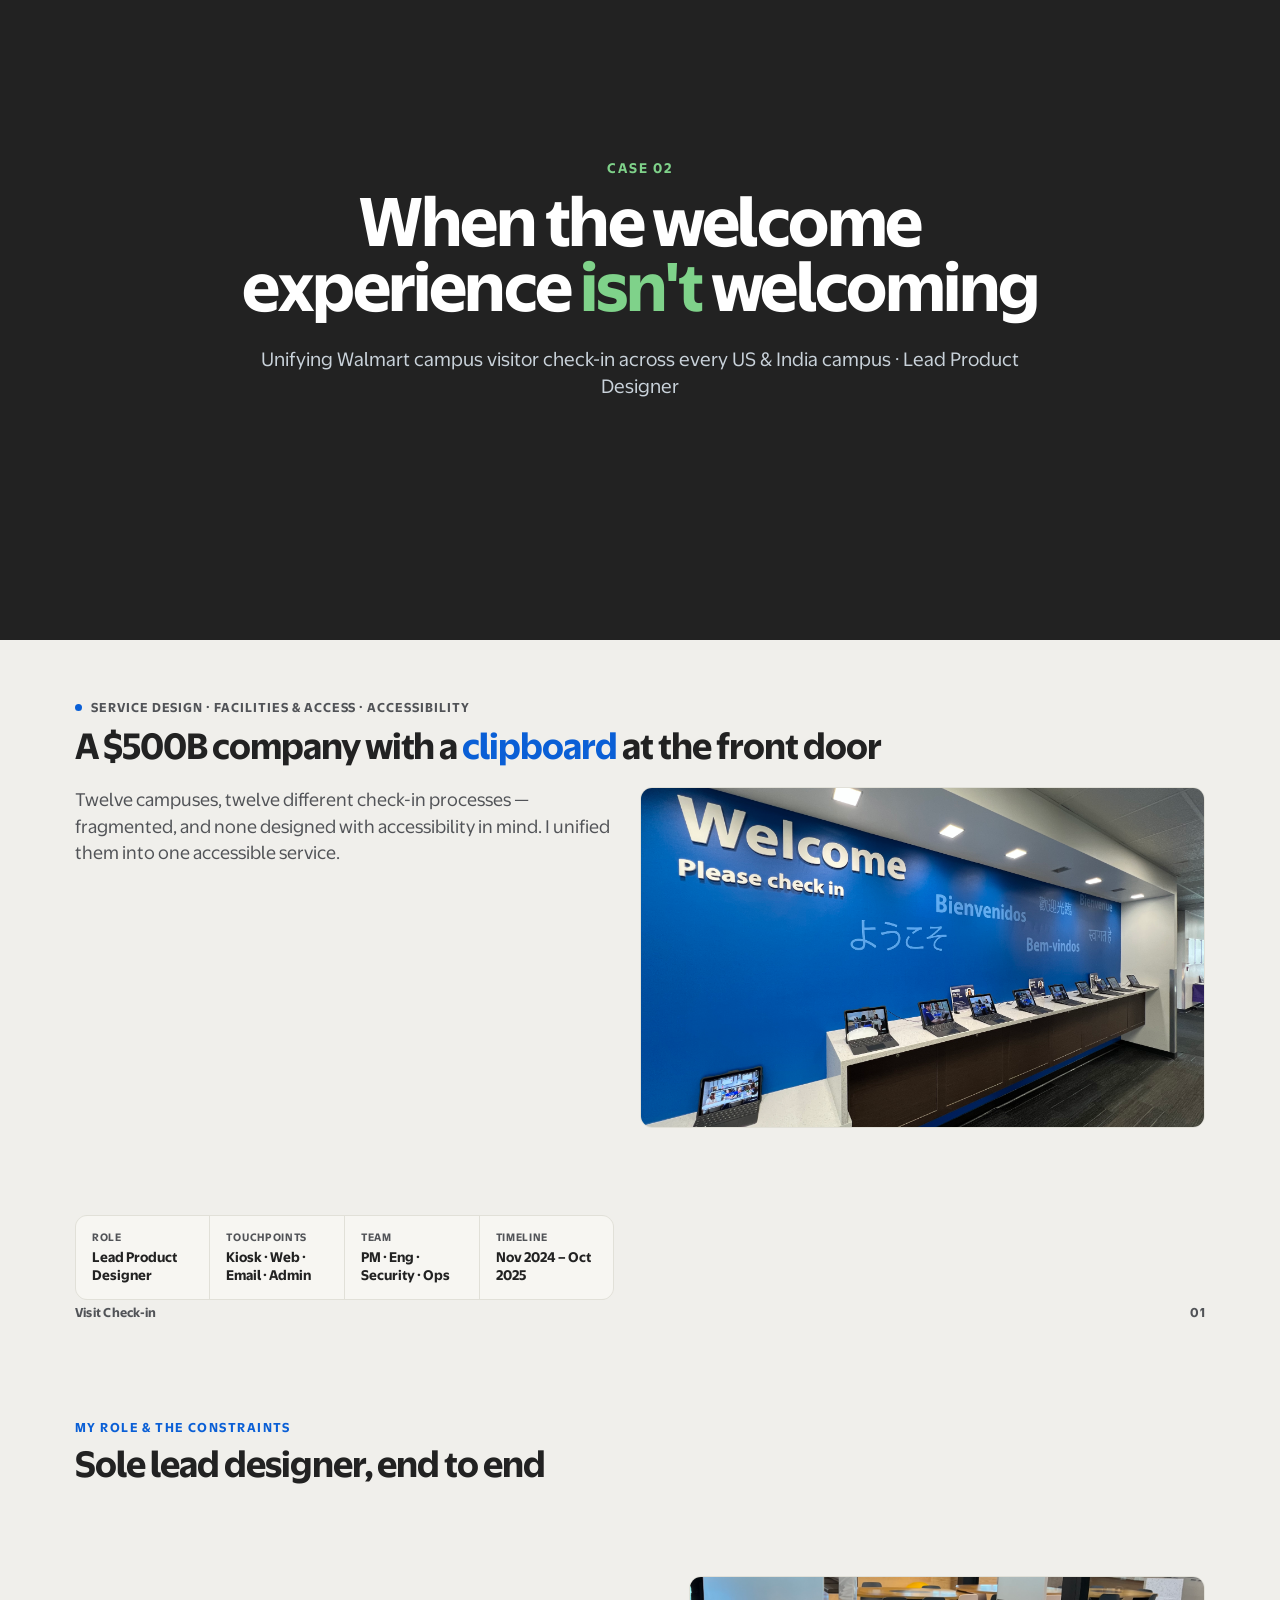
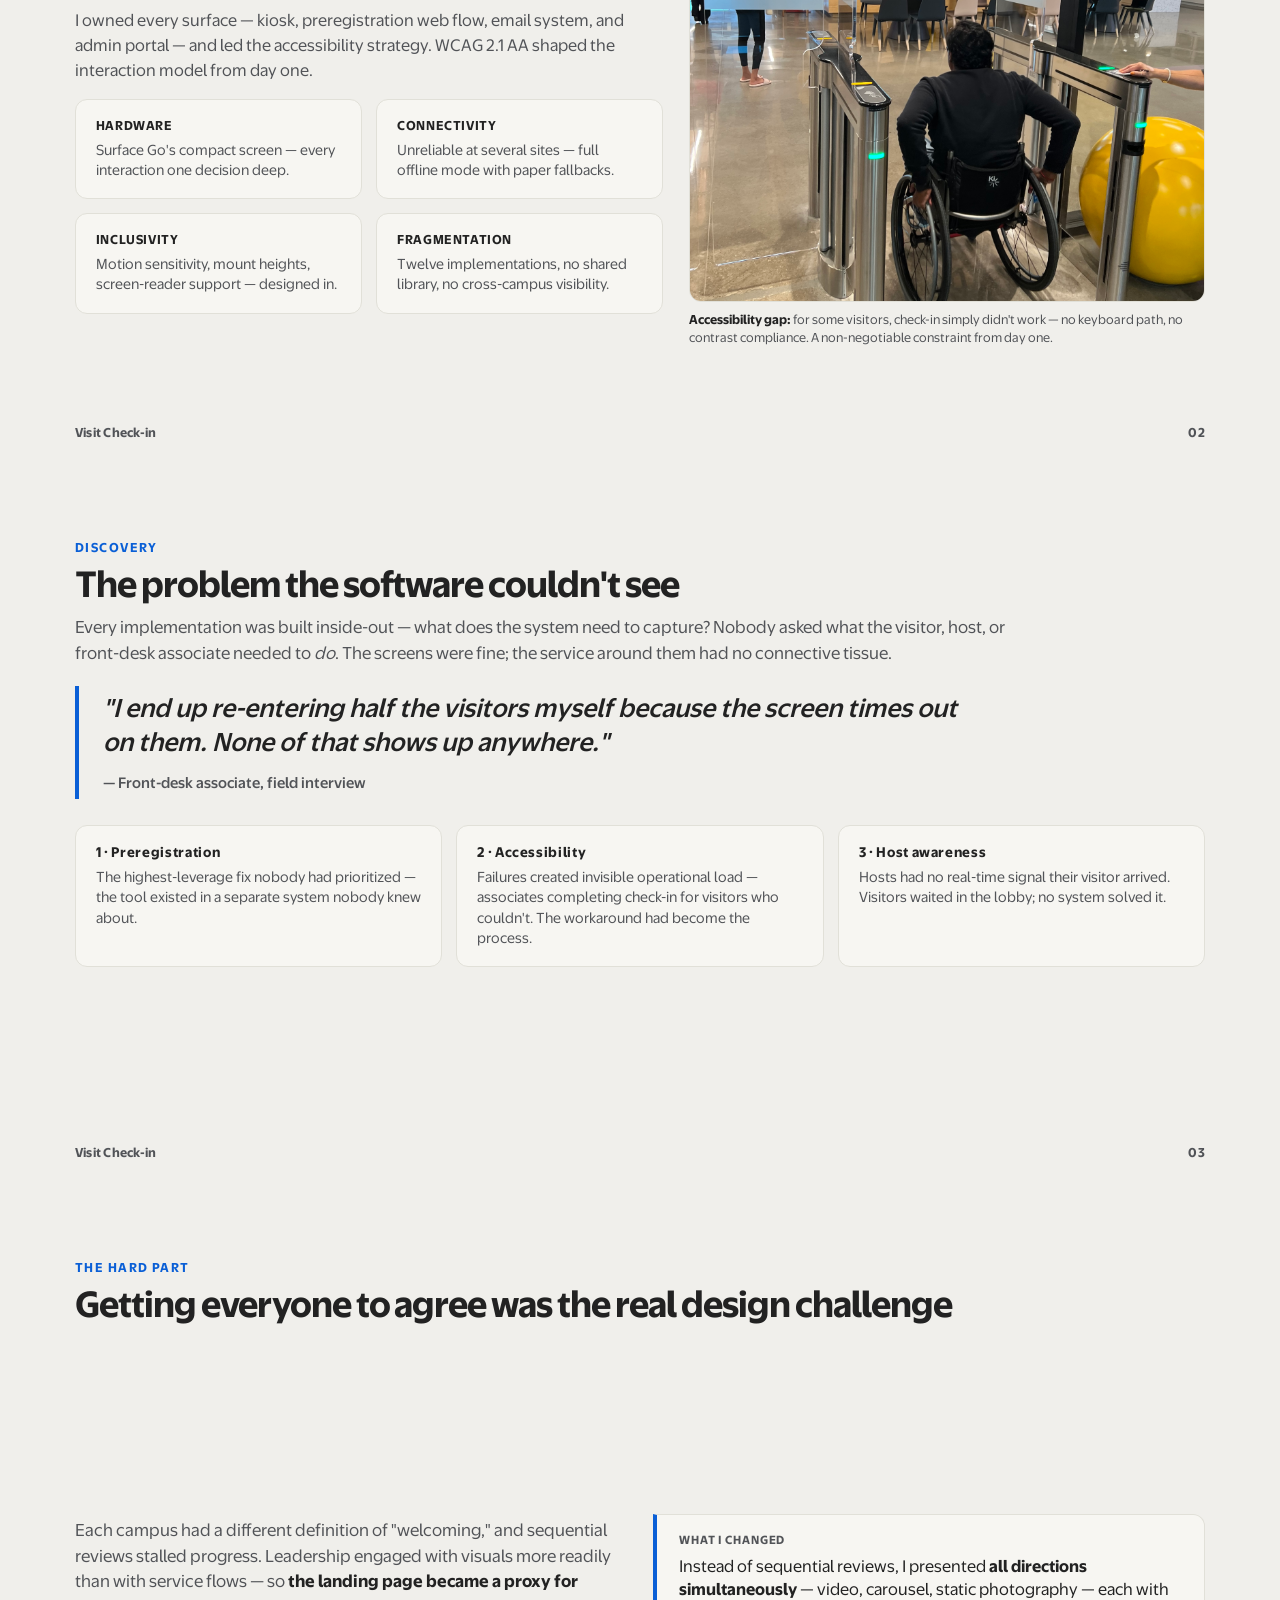
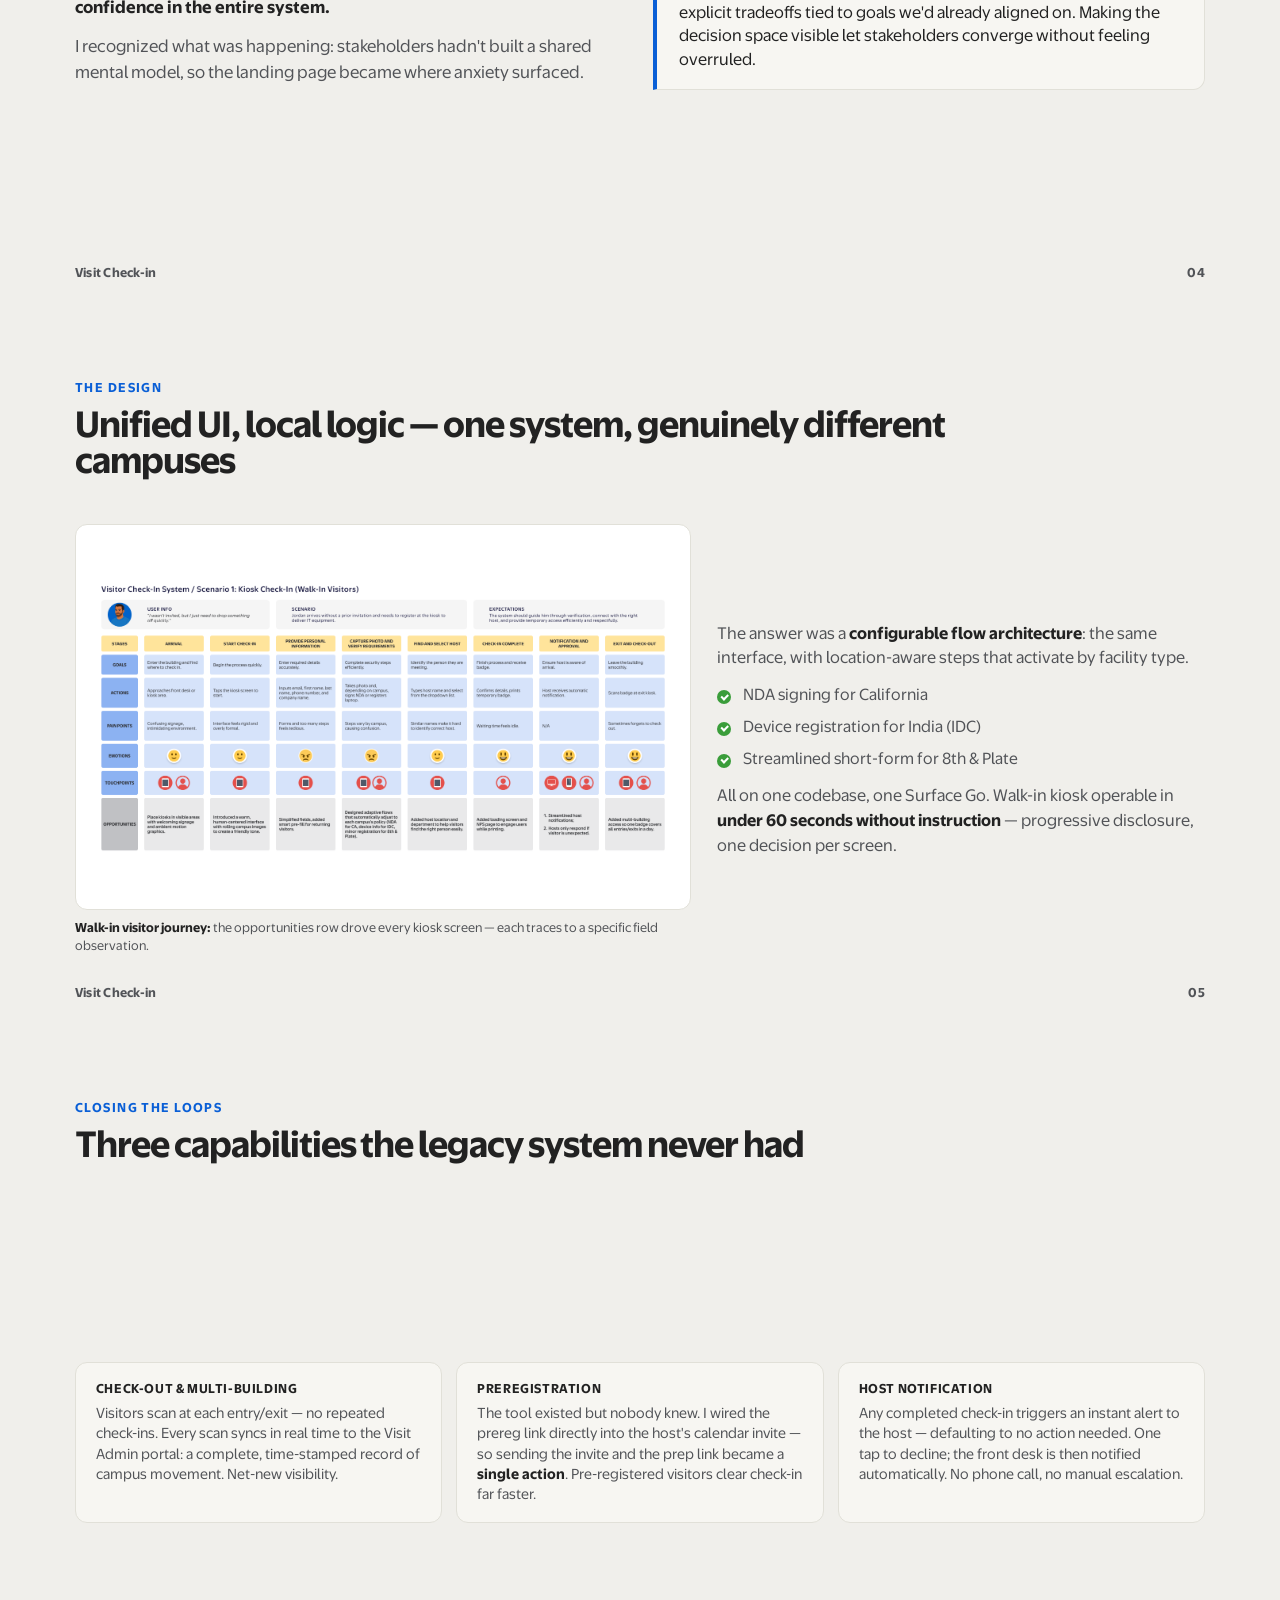
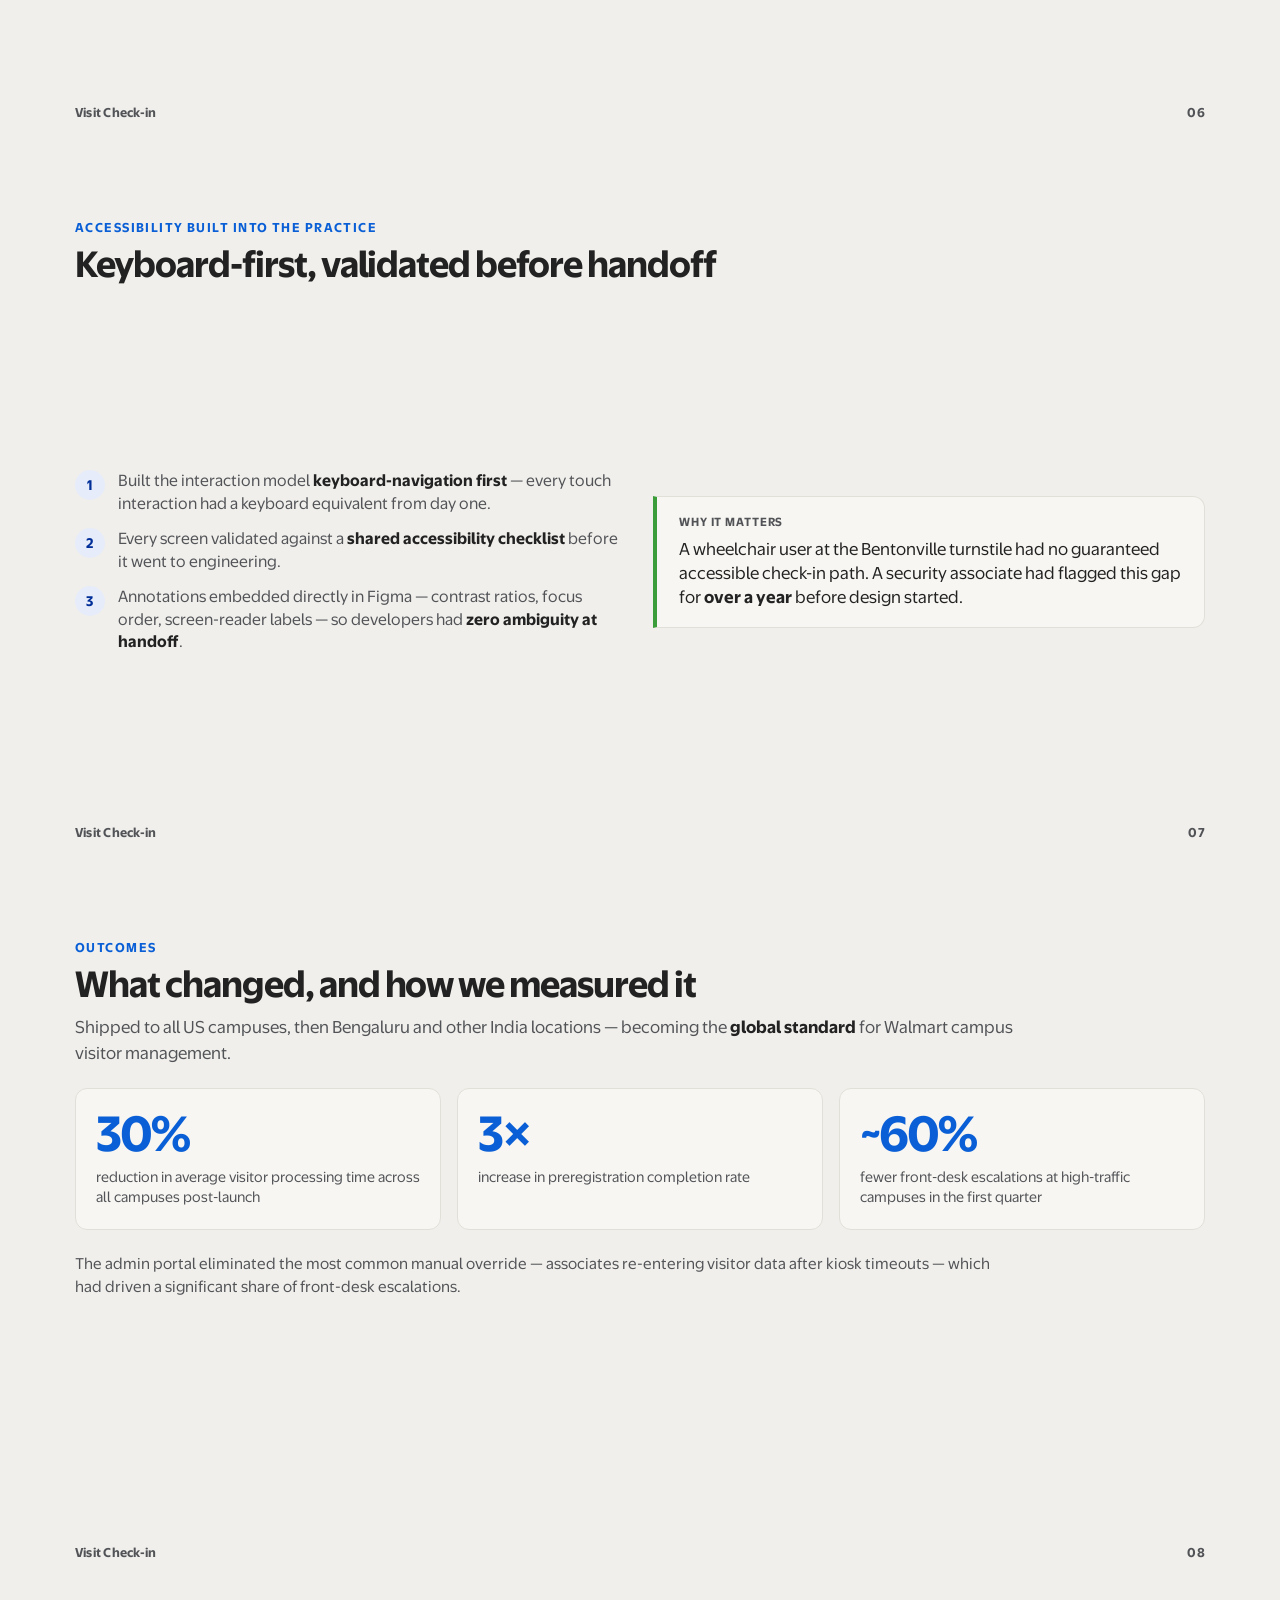
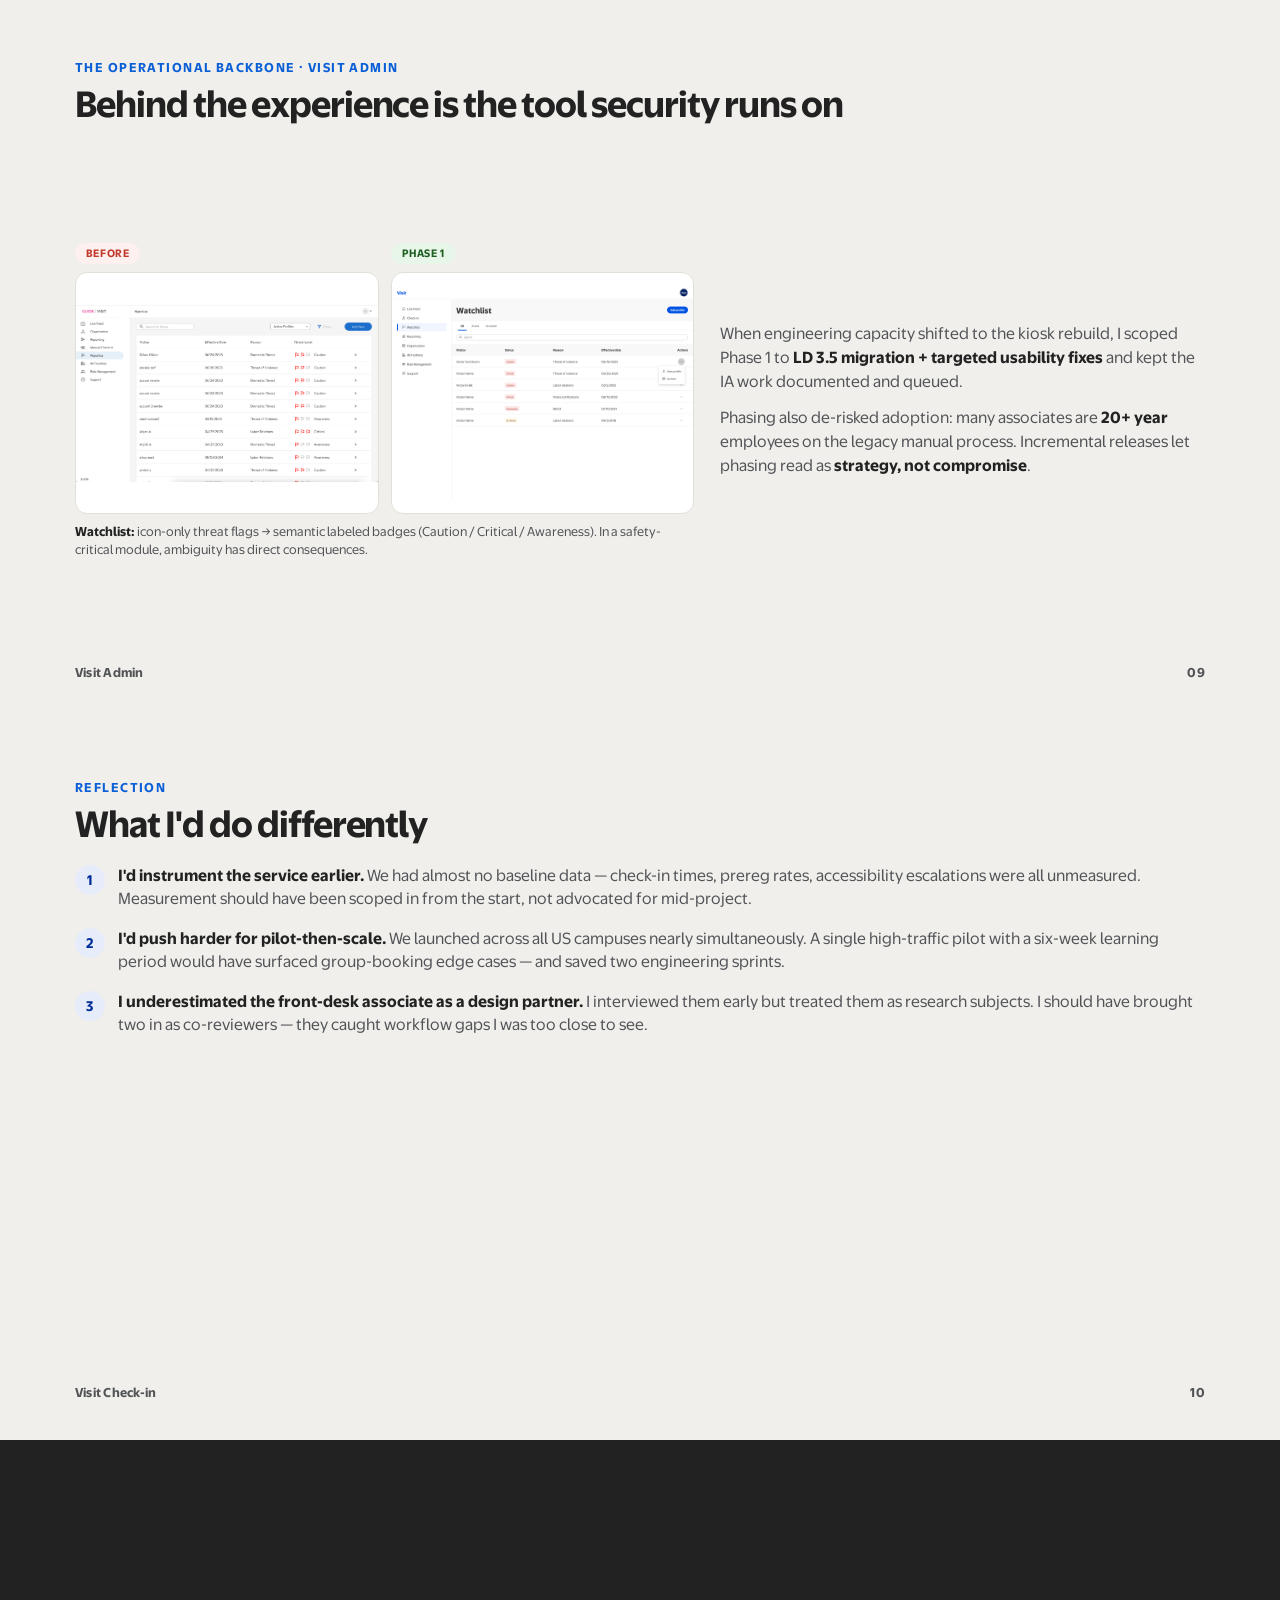
<file: case-study-deck.html>
<!DOCTYPE html>
<html lang="en">
<head>
<meta charset="UTF-8">
<!-- Google tag (gtag.js) -->
<script async src="https://www.googletagmanager.com/gtag/js?id=G-T3NQX4SQDX"></script>
<script>
  window.dataLayer = window.dataLayer || [];
  function gtag(){dataLayer.push(arguments);}
  gtag('js', new Date());
  gtag('config', 'G-T3NQX4SQDX');
</script>

<title>Stanlyn Lu — Case Study Deck</title>
<style>
  @font-face{font-family:"Everyday Sans";font-weight:400;src:url("fonts/everyday-400.woff") format("woff")}
  @font-face{font-family:"Everyday Sans";font-weight:500;src:url("fonts/everyday-500.woff") format("woff")}
  @font-face{font-family:"Everyday Sans";font-weight:700;src:url("fonts/everyday-700.woff") format("woff")}
  @font-face{font-family:"Everyday Sans";font-weight:900;src:url("fonts/everyday-900.woff") format("woff")}

  :root{
    --bg:#f0efeb; --surface:#f7f6f2; --ink:#222222; --muted:#515357;
    --line:#e1e0d8; --blue:#0a5fd6; --blue-ink:#002e99; --blue-pale:#e6ecf9;
    --leaf:#3a9d3a; --red:#c0392b; --red-pale:#fdf0ee; --green-pale:#e8f5e9; --green-ink:#1b5e20;
    --font:"Everyday Sans","Helvetica Neue",Arial,sans-serif;
  }
  *{box-sizing:border-box;margin:0;padding:0}
  @page{ size:13.333in 7.5in; margin:0 }
  html,body{background:#fff;font-family:var(--font);-webkit-font-smoothing:antialiased;color:var(--ink)}

  .slide{
    position:relative;width:13.333in;height:7.5in;overflow:hidden;
    background:var(--bg);page-break-after:always;break-after:page;
    padding:0.62in 0.78in;display:flex;flex-direction:column;
  }
  .slide:last-child{page-break-after:auto}

  /* shared atoms */
  .eyebrow{display:inline-flex;align-items:center;gap:9px;font-size:12px;font-weight:600;letter-spacing:.08em;text-transform:uppercase;color:var(--muted)}
  .eyebrow .dot{width:7px;height:7px;border-radius:50%;background:var(--blue);flex:none}
  .kicker{font-size:12px;font-weight:700;letter-spacing:.12em;text-transform:uppercase;color:var(--blue)}
  h1{font-size:50px;font-weight:700;line-height:1.03;letter-spacing:-.035em}
  h1 em{color:var(--blue);font-style:normal}
  h2{font-size:34px;font-weight:700;line-height:1.08;letter-spacing:-.03em}
  h2 em{color:var(--blue);font-style:normal}
  .lead{font-size:19px;line-height:1.55;color:var(--muted);font-weight:400}
  p.body{font-size:16px;line-height:1.6;color:var(--muted)}
  strong{color:var(--ink);font-weight:600}
  .num-tag{position:absolute;bottom:0.42in;right:0.78in;font-size:12px;font-weight:600;color:var(--muted);letter-spacing:.04em}
  .brand-foot{position:absolute;bottom:0.42in;left:0.78in;font-size:12px;font-weight:600;color:var(--muted);letter-spacing:.02em;display:flex;align-items:center;gap:8px}
  .brand-foot svg{width:15px;height:15px}

  .row{display:flex;gap:26px}
  .col{flex:1;min-width:0}
  .center{justify-content:center;align-items:center;text-align:center}

  /* meta strip */
  .meta-strip{display:grid;grid-template-columns:repeat(4,1fr);gap:1px;background:var(--line);border:1px solid var(--line);border-radius:12px;overflow:hidden}
  .meta-item{background:var(--surface);padding:15px 16px}
  .meta-item .l{font-size:10px;font-weight:700;letter-spacing:.07em;text-transform:uppercase;color:var(--muted);margin-bottom:5px}
  .meta-item .v{font-size:13px;font-weight:600;color:var(--ink);line-height:1.35}

  /* cards grids */
  .grid2{display:grid;grid-template-columns:1fr 1fr;gap:14px}
  .grid3{display:grid;grid-template-columns:repeat(3,1fr);gap:14px}
  .card{background:var(--surface);border:1px solid var(--line);border-radius:12px;padding:18px 20px}
  .card .ct{font-size:12px;font-weight:700;letter-spacing:.05em;text-transform:uppercase;color:var(--ink);margin-bottom:7px}
  .card .cb{font-size:13.5px;line-height:1.5;color:var(--muted)}

  /* stakeholder quote cards */
  .qcard{background:var(--surface);border:1px solid var(--line);border-radius:12px;padding:18px 20px;display:flex;flex-direction:column;height:100%}
  .qcard .nm{font-size:15px;font-weight:700;color:var(--ink)}
  .qcard .ti{font-size:11.5px;color:var(--muted);margin-bottom:11px}
  .qcard .qt{font-size:14px;font-style:italic;line-height:1.55;color:var(--muted)}
  .qcard .qt strong{color:var(--blue-ink);font-style:normal}

  /* callout */
  .callout{background:var(--surface);border:1px solid var(--line);border-left:4px solid var(--blue);border-radius:0 12px 12px 0;padding:18px 22px}
  .callout .cl{font-size:11px;font-weight:700;letter-spacing:.08em;text-transform:uppercase;color:var(--muted);margin-bottom:8px}
  .callout p{font-size:16px;line-height:1.5;color:var(--ink)}

  /* image frame */
  .imgframe{border:1px solid var(--line);border-radius:12px;overflow:hidden;background:var(--surface)}
  .imgframe img{display:block;width:100%;height:100%;object-fit:cover}
  .cap{font-size:12px;color:var(--muted);line-height:1.45;margin-top:9px}

  /* impact tiles */
  .impact{display:grid;grid-template-columns:repeat(3,1fr);gap:16px}
  .tile{background:var(--surface);border:1px solid var(--line);border-radius:12px;padding:22px 20px}
  .tile .n{font-size:46px;font-weight:700;letter-spacing:-.04em;color:var(--blue);line-height:1}
  .tile .t{margin-top:10px;font-size:13.5px;color:var(--muted);line-height:1.45}

  /* decision two-col */
  .dec{display:grid;grid-template-columns:1fr 1fr;gap:14px}
  .dec .d{background:var(--surface);border:1px solid var(--line);border-radius:12px;padding:18px 20px}
  .dec .d .h{font-size:12px;font-weight:700;letter-spacing:.05em;text-transform:uppercase;margin-bottom:8px}
  .dec .rej .h{color:var(--red)}
  .dec .cho .h{color:var(--leaf)}
  .dec .d p{font-size:13.5px;line-height:1.5;color:var(--muted)}

  /* numbered list */
  .nlist{list-style:none;display:flex;flex-direction:column;gap:13px}
  .nlist li{display:grid;grid-template-columns:30px 1fr;gap:13px;align-items:start}
  .nlist li .nn{width:30px;height:30px;border-radius:50%;background:var(--blue-pale);color:var(--blue-ink);font-size:13px;font-weight:700;display:flex;align-items:center;justify-content:center;flex:none}
  .nlist li p{font-size:15px;line-height:1.5;color:var(--muted)}

  /* check list */
  .clist{list-style:none;display:flex;flex-direction:column;gap:10px}
  .clist li{font-size:15px;line-height:1.45;color:var(--muted);padding-left:26px;position:relative}
  .clist li::before{content:"";position:absolute;left:0;top:6px;width:14px;height:14px;border-radius:50%;background:var(--leaf)}
  .clist li::after{content:"";position:absolute;left:4.3px;top:9.5px;width:5px;height:2.5px;border-left:2px solid #fff;border-bottom:2px solid #fff;transform:rotate(-45deg)}
  .clist.dim li::before{background:var(--line)}
  .clist.dim li::after{display:none}

  .chip{display:inline-block;font-size:12px;font-weight:500;padding:6px 13px;border-radius:999px;background:var(--blue-pale);color:var(--blue-ink);margin:0 6px 6px 0}

  .ba-label{display:inline-block;font-size:10px;font-weight:700;letter-spacing:.06em;text-transform:uppercase;padding:4px 11px;border-radius:999px;margin-bottom:8px}
  .ba-label.before{background:var(--red-pale);color:var(--red)}
  .ba-label.after{background:var(--green-pale);color:var(--green-ink)}

  .divider-num{position:absolute;top:0.55in;right:0.78in;font-size:13px;font-weight:700;color:var(--blue);letter-spacing:.1em}
  .section-divider{justify-content:center}
  .section-divider .big{font-size:64px;font-weight:700;letter-spacing:-.04em;line-height:1.02;margin-top:14px}
  .section-divider .big em{color:var(--blue);font-style:normal}

  .pull{font-size:24px;font-weight:500;font-style:italic;line-height:1.4;color:var(--ink);border-left:4px solid var(--blue);padding:6px 0 6px 24px}
  .pull cite{display:block;font-size:14px;font-style:normal;color:var(--muted);margin-top:14px;font-weight:500}

  .logo-circ{width:40px;height:40px}
</style>
</head>
<body>

<!-- ============ COVER ============ -->
<section class="slide center" style="background:var(--ink);color:var(--bg);text-align:center">
  <svg class="logo-circ" viewBox="0 0 200 200" style="width:54px;height:54px;margin-bottom:30px"><circle cx="100" cy="100" r="100" fill="#2d8841"/><g fill="none" stroke="#fff" stroke-width="5"><line x1="44.69" y1="21.51" x2="100.91" y2="77.73"/><line x1="155.31" y1="21.51" x2="98.39" y2="78.42"/><line x1="44.69" y1="121.14" x2="100" y2="176.45"/><line x1="155.31" y1="121.14" x2="98.26" y2="178.19"/><line x1="100" y1="73.99" x2="100" y2="155.83"/></g></svg>
  <div style="font-size:13px;font-weight:600;letter-spacing:.16em;text-transform:uppercase;color:#b9c4ce;margin-bottom:22px">Product Design · Case Studies</div>
  <h1 style="font-size:58px;color:#fff;max-width:9.4in">Designing systems, <em style="color:#6ea8f0">shipping services</em></h1>
  <p style="font-size:19px;color:#c9d2da;margin-top:24px;max-width:7.4in;line-height:1.5">Two case studies from Walmart Global Tech — one about designing the system behind the system, one about unifying a service to global scale.</p>
  <div style="margin-top:40px;font-size:15px;color:#fff;font-weight:600">Stanlyn Lu · Product Designer</div>
</section>

<!-- ============ FRAMING / AGENDA ============ -->
<section class="slide">
  <div class="eyebrow"><span class="dot"></span>How to read these two cases</div>
  <h2 style="margin-top:16px;max-width:10in">Two cases, chosen to show range</h2>
  <div class="row" style="margin-top:34px;flex:1">
    <div class="col">
      <div class="card" style="height:100%;border-top:4px solid var(--blue)">
        <div class="kicker">Case 01 · Warden</div>
        <h2 style="font-size:24px;margin:12px 0 14px">0→1 systems &amp; governance</h2>
        <p class="body" style="margin-bottom:14px">I reframed a usability request as a structural problem and designed the infrastructure that lets operations change the system safely — without going through engineering.</p>
        <p class="body"><strong>Signals:</strong> strategic thinking, working solo in ambiguity, AI judgment in high-stakes workflows.</p>
      </div>
    </div>
    <div class="col">
      <div class="card" style="height:100%;border-top:4px solid var(--leaf)">
        <div class="kicker" style="color:var(--leaf)">Case 02 · Visit Check-in</div>
        <h2 style="font-size:24px;margin:12px 0 14px">Service design &amp; measured impact</h2>
        <p class="body" style="margin-bottom:14px">I unified visitor check-in from twelve isolated, inaccessible systems into one accessible service across every US and India campus.</p>
        <p class="body"><strong>Signals:</strong> craft, accessibility rigor, stakeholder alignment, real outcomes (30% / 3× / ~60%).</p>
      </div>
    </div>
  </div>
  <div class="brand-foot"><span>Stanlyn Lu</span></div>
  <div class="num-tag">Framing</div>
</section>

<!-- ============ SECTION DIVIDER — WARDEN ============ -->
<section class="slide section-divider" style="background:var(--ink);color:#fff">
  <div style="text-align:center">
    <div style="font-size:13px;font-weight:700;letter-spacing:.16em;text-transform:uppercase;color:#6ea8f0">Case 01</div>
    <div class="big" style="color:#fff">Governing the <em style="color:#6ea8f0">system</em><br>behind the system</div>
    <p style="font-size:18px;color:#c9d2da;margin-top:26px;max-width:8in;margin-left:auto;margin-right:auto;line-height:1.5">Walmart's global security operations platform · Sole Product Designer</p>
  </div>
</section>

<!-- W1 — title + meta + hero -->
<section class="slide">
  <div class="eyebrow"><span class="dot"></span>Governance Design · Security Operations · Design Systems · AI</div>
  <h2 style="margin-top:14px;max-width:9.2in">I was asked to improve usability. The real problem was <em>governance</em>.</h2>
  <div class="row" style="margin-top:24px;flex:1;align-items:stretch">
    <div class="col" style="flex:1.05;display:flex;flex-direction:column;justify-content:space-between">
      <p class="lead" style="font-size:17px">How I reframed a usability request as a governance problem, and designed the infrastructure that lets the people closest to operations change the system safely.</p>
      <div class="meta-strip" style="margin-top:18px">
        <div class="meta-item"><div class="l">Role</div><div class="v">Sole Product Designer</div></div>
        <div class="meta-item"><div class="l">Surfaces</div><div class="v">Warden · Mobile · Emergency App</div></div>
        <div class="meta-item"><div class="l">Team</div><div class="v">~40 · Product + Eng</div></div>
        <div class="meta-item"><div class="l">Timeline</div><div class="v">Feb 2026 – Present</div></div>
      </div>
    </div>
    <div class="col" style="flex:1.1">
      <div class="imgframe" style="height:3.55in"><img src="assets/warden.jpg" alt="Warden operations center"></div>
    </div>
  </div>
  <div class="brand-foot"><span>Warden</span></div>
  <div class="num-tag">01</div>
</section>

<!-- W2 — situation -->
<section class="slide">
  <div class="kicker">The situation I inherited</div>
  <h2 style="margin-top:12px;max-width:10in">A platform that had outgrown its foundations</h2>
  <p class="body" style="margin-top:14px;max-width:9.6in;font-size:16.5px">Warden was built fast. Growth from a handful of incident types to <strong>72+ across 11 categories</strong> — more regions, more compliance, a designer transition — left a system never designed to be maintained at this scale. I joined as the sole designer on a ~40-person team.</p>
  <div class="grid2" style="margin-top:22px;flex:1;align-content:center">
    <div class="card"><div class="ct">Operational Complexity</div><div class="cb">72+ incident types, 11+ categories, 80+ question categories, a taxonomy still actively evolving. Regional and compliance rules with no unified logic.</div></div>
    <div class="card"><div class="ct">UX Debt</div><div class="cb">A codebase mixing Material UI, Ant Design, and custom styling. Inconsistent patterns across surfaces; a prior sub-system only partially adopted.</div></div>
    <div class="card"><div class="ct">Governance Bottleneck</div><div class="cb">Every questionnaire change required a spreadsheet, approval meetings, an engineering ticket, and a release cycle. Needs moved faster than the system could adapt.</div></div>
    <div class="card"><div class="ct">Solo Coverage</div><div class="cb">As the only designer: new feature design, design-system alignment across three layers, and AI evaluation — with no handover from the previous designer.</div></div>
  </div>
  <div class="brand-foot"><span>Warden</span></div>
  <div class="num-tag">02</div>
</section>

<!-- W3 — research -->
<section class="slide">
  <div class="kicker">Stakeholder Research</div>
  <h2 style="margin-top:12px">Three different problems. One root cause.</h2>
  <p class="body" style="margin-top:12px;max-width:9.6in">I interviewed three stakeholders with different vantage points — operations, the questionnaire content owner, and the PM who bore the cost of every change.</p>
  <div class="grid3" style="margin-top:22px;flex:1;align-content:center">
    <div class="qcard"><div class="nm">Rick</div><div class="ti">Director, Operations &amp; Technology · GSOC</div><div class="qt">"When something changes operationally, we need to <strong>update the questionnaire quickly</strong> — but by the time a change reaches operators, the situation has moved on."</div></div>
    <div class="qcard"><div class="nm">Lizzy</div><div class="ti">Director, Security Operations · Content Owner</div><div class="qt">"I maintain a <strong>huge spreadsheet of questions</strong>, and every change requires reviews and approvals from multiple leaders before anything goes to engineering."</div></div>
    <div class="qcard"><div class="nm">Mike</div><div class="ti">Product Manager · Warden</div><div class="qt">"Every questionnaire change becomes an <strong>engineering effort</strong>. We need to reduce friction and manual work without creating compliance or data risk."</div></div>
  </div>
  <div class="brand-foot"><span>Warden</span></div>
  <div class="num-tag">03</div>
</section>

<!-- W4 — the reframe -->
<section class="slide">
  <div class="kicker">Discovery · The reframe</div>
  <h2 style="margin-top:12px;max-width:10in">The real problem was workflow <em>governance</em>, not the workflow</h2>
  <div class="row" style="margin-top:20px;flex:1;align-items:center">
    <div class="col" style="flex:1.15">
      <p class="body" style="font-size:16.5px;margin-bottom:16px">A single questionnaire change followed this path: <strong>spreadsheet → approval meetings → engineering ticket → release cycle.</strong> Weeks, for what was essentially a content edit.</p>
      <p class="body" style="font-size:16.5px">Worse, a simple change had <strong>downstream effects on compliance reporting, dashboards, and notification subscriptions</strong> — none visible to the person requesting it. That invisibility was the real problem.</p>
      <div class="callout" style="margin-top:20px">
        <div class="cl">Cross-interview insight</div>
        <p>Workflow ownership was trapped in spreadsheets, approvals, and release cycles. The people who understood what needed to change had no path to change it.</p>
      </div>
    </div>
    <div class="col" style="flex:1">
      <div class="imgframe" style="background:#fff"><img src="assets/warden-pain-pipeline.jpg" alt="Pain pipeline" style="object-fit:contain;height:3.7in"></div>
    </div>
  </div>
  <div class="brand-foot"><span>Warden</span></div>
  <div class="num-tag">04</div>
</section>

<!-- W5 — the 0→1 solution -->
<section class="slide">
  <div class="kicker">0→1 Design</div>
  <h2 style="margin-top:12px;max-width:10in">Designing the boundary between flexibility and governance</h2>
  <div class="row" style="margin-top:18px;flex:1;align-items:center">
    <div class="col" style="flex:1.25">
      <div class="imgframe" style="background:#fff"><img src="assets/warden-super-admin.jpg" alt="Super Admin platform" style="object-fit:contain;height:4.1in"></div>
    </div>
    <div class="col" style="flex:0.95">
      <p class="body" style="font-size:16px;margin-bottom:14px">The central question was <strong>what to allow, not just what to show.</strong> Phase 1 gave Super Admins four configurable dimensions:</p>
      <ul class="clist">
        <li><strong>Visibility</strong> — show/hide per question</li>
        <li><strong>Ordering</strong> — drag-to-reorder</li>
        <li><strong>Requiredness</strong> — required vs. optional</li>
        <li><strong>Country rules</strong> — region-based logic</li>
      </ul>
      <p class="body" style="font-size:15px;margin-top:14px">Every change is logged to a persistent <strong>audit trail</strong> — surfaced in the view, not buried in settings. Auditability was a first-class requirement.</p>
    </div>
  </div>
  <div class="brand-foot"><span>Warden</span></div>
  <div class="num-tag">05</div>
</section>

<!-- W6 — what NOT to build -->
<section class="slide">
  <div class="kicker">Design Strategy · The hardest decision</div>
  <h2 style="margin-top:12px;max-width:10in">Earning trust before expanding capability</h2>
  <p class="body" style="margin-top:12px;max-width:9.8in">The most important decision was what <strong>not</strong> to build yet. Question authoring was excluded from Phase 1 — not for technical reasons, but because the taxonomy was mid-consolidation and premature access would have created real compliance exposure.</p>
  <div class="dec" style="margin-top:20px">
    <div class="d rej"><div class="h">✕ Rejected — Full authoring on day one</div><p>Maximum flexibility, but the taxonomy was mid-consolidation, approvals weren't established, and question changes cascade into compliance reports, dashboards, and subscription logic.</p></div>
    <div class="d cho"><div class="h">✓ Chosen — Configuration first, authoring later</div><p>Phase 1 introduces real operational control (visibility, ordering, requiredness) while deferring authoring until governance matures. Content stays stable; only behavior is configurable.</p></div>
  </div>
  <div class="row" style="margin-top:18px;gap:14px">
    <div class="col"><div class="card" style="border-top:3px solid var(--leaf)"><div class="ct" style="color:var(--leaf)">Phase 1 · Shipped</div><div class="cb">Show/hide · reorder · required toggle · country rules · compliance locks · full audit trail</div></div></div>
    <div class="col"><div class="card"><div class="ct" style="color:var(--muted)">Upcoming phases</div><div class="cb">Create/edit/remove questions · sub-question logic · category management · versioning &amp; rollback · AI-assisted config</div></div></div>
  </div>
  <div class="brand-foot"><span>Warden</span></div>
  <div class="num-tag">06</div>
</section>

<!-- W7 — AI -->
<section class="slide">
  <div class="kicker">Scope Beyond the Platform</div>
  <h2 style="margin-top:12px;max-width:10in">Evaluating AI in high-stakes workflows</h2>
  <div class="row" style="margin-top:18px;flex:1">
    <div class="col">
      <h2 style="font-size:19px;margin-bottom:8px">AI-assisted incident reporting</h2>
      <p class="body" style="font-size:15px">Store managers describe a situation in plain language; the AI pre-populates the form as a <strong>draft</strong> — every field editable, ambiguities flagged for confirmation. The AI never submits on their behalf.</p>
      <h2 style="font-size:19px;margin:18px 0 8px">AI-assisted incident summary</h2>
      <p class="body" style="font-size:15px">Operators managing concurrent incidents can surface a one-paragraph summary on demand — enough to assess severity and act. Always on demand, never auto-shown.</p>
    </div>
    <div class="col" style="display:flex;align-items:center">
      <div class="callout" style="border-left-color:var(--leaf)">
        <div class="cl">Design Principle</div>
        <p style="font-size:18px;line-height:1.45"><strong>AI assists documentation. Humans remain accountable.</strong></p>
        <p style="font-size:14.5px;color:var(--muted);margin-top:12px;line-height:1.5">The risk in a high-stakes workflow isn't AI extracting data wrong — it's an operator trusting output they didn't verify. Every pattern (disambiguation prompts, editable drafts, accuracy reminders) was designed around that.</p>
      </div>
    </div>
  </div>
  <div class="brand-foot"><span>Warden</span></div>
  <div class="num-tag">07</div>
</section>

<!-- W8 — impact + reflection -->
<section class="slide">
  <div class="kicker">Impact &amp; Reflection</div>
  <h2 style="margin-top:12px">What was delivered — and what I'd do differently</h2>
  <div class="impact" style="margin-top:20px">
    <div class="tile"><div class="n">0→1</div><div class="t">Super Admin configuration platform — no comparable tooling existed before</div></div>
    <div class="tile"><div class="n">3</div><div class="t">surfaces aligned under a unified governance &amp; design-system strategy for the first time</div></div>
    <div class="tile"><div class="n">∞→1</div><div class="t">design-system layers reduced to a single documented alignment strategy with LD 3.5</div></div>
  </div>
  <div class="row" style="margin-top:22px;gap:30px;align-items:center">
    <div class="col">
      <p class="body" style="font-size:14.5px"><strong>Honest note:</strong> success measures are directional — there was almost no baseline data. If I did it again, I'd push for instrumentation from day one.</p>
    </div>
    <div class="col">
      <p class="body" style="font-size:14.5px">The most valuable outcome was the <strong>governance framework itself</strong>: a clear boundary between what's configurable and what needs engineering, an audit trail as accountability, and a phased model that builds trust before expanding authority.</p>
    </div>
  </div>
  <div class="brand-foot"><span>Warden</span></div>
  <div class="num-tag">08</div>
</section>

<!-- ============ SECTION DIVIDER — VISIT ============ -->
<section class="slide section-divider" style="background:var(--ink);color:#fff">
  <div style="text-align:center">
    <div style="font-size:13px;font-weight:700;letter-spacing:.16em;text-transform:uppercase;color:#7fd28a">Case 02</div>
    <div class="big" style="color:#fff">When the welcome<br>experience <em style="color:#7fd28a">isn't</em> welcoming</div>
    <p style="font-size:18px;color:#c9d2da;margin-top:26px;max-width:8.4in;margin-left:auto;margin-right:auto;line-height:1.5">Unifying Walmart campus visitor check-in across every US &amp; India campus · Lead Product Designer</p>
  </div>
</section>

<!-- V1 — title + meta + hero -->
<section class="slide">
  <div class="eyebrow"><span class="dot"></span>Service Design · Facilities &amp; Access · Accessibility</div>
  <h2 style="margin-top:14px;max-width:9.6in">A $500B company with a <em>clipboard</em> at the front door</h2>
  <div class="row" style="margin-top:22px;flex:1;align-items:stretch">
    <div class="col" style="flex:1.05;display:flex;flex-direction:column;justify-content:space-between">
      <p class="lead" style="font-size:17px">Twelve campuses, twelve different check-in processes — fragmented, and none designed with accessibility in mind. I unified them into one accessible service.</p>
      <div class="meta-strip" style="margin-top:18px">
        <div class="meta-item"><div class="l">Role</div><div class="v">Lead Product Designer</div></div>
        <div class="meta-item"><div class="l">Touchpoints</div><div class="v">Kiosk · Web · Email · Admin</div></div>
        <div class="meta-item"><div class="l">Team</div><div class="v">PM · Eng · Security · Ops</div></div>
        <div class="meta-item"><div class="l">Timeline</div><div class="v">Nov 2024 – Oct 2025</div></div>
      </div>
    </div>
    <div class="col" style="flex:1.1">
      <div class="imgframe" style="height:3.55in"><img src="assets/kiosk-real.jpg" alt="Deployed kiosks"></div>
    </div>
  </div>
  <div class="brand-foot"><span>Visit Check-in</span></div>
  <div class="num-tag">01</div>
</section>

<!-- V2 — constraints + accessibility -->
<section class="slide">
  <div class="kicker">My Role &amp; the constraints</div>
  <h2 style="margin-top:12px">Sole lead designer, end to end</h2>
  <div class="row" style="margin-top:18px;flex:1;align-items:center">
    <div class="col" style="flex:1.05">
      <p class="body" style="font-size:15.5px;margin-bottom:16px">I owned every surface — kiosk, preregistration web flow, email system, and admin portal — and led the accessibility strategy. WCAG 2.1 AA shaped the interaction model from day one.</p>
      <div class="grid2">
        <div class="card"><div class="ct">Hardware</div><div class="cb">Surface Go's compact screen — every interaction one decision deep.</div></div>
        <div class="card"><div class="ct">Connectivity</div><div class="cb">Unreliable at several sites — full offline mode with paper fallbacks.</div></div>
        <div class="card"><div class="ct">Inclusivity</div><div class="cb">Motion sensitivity, mount heights, screen-reader support — designed in.</div></div>
        <div class="card"><div class="ct">Fragmentation</div><div class="cb">Twelve implementations, no shared library, no cross-campus visibility.</div></div>
      </div>
    </div>
    <div class="col" style="flex:0.92">
      <div class="imgframe" style="height:3.4in"><img src="assets/field-wheelchair.jpg" alt="Accessibility gap in the field"></div>
      <div class="cap"><strong>Accessibility gap:</strong> for some visitors, check-in simply didn't work — no keyboard path, no contrast compliance. A non-negotiable constraint from day one.</div>
    </div>
  </div>
  <div class="brand-foot"><span>Visit Check-in</span></div>
  <div class="num-tag">02</div>
</section>

<!-- V3 — discovery -->
<section class="slide">
  <div class="kicker">Discovery</div>
  <h2 style="margin-top:12px">The problem the software couldn't see</h2>
  <p class="body" style="margin-top:12px;max-width:9.8in">Every implementation was built inside-out — what does the system need to capture? Nobody asked what the visitor, host, or front-desk associate needed to <em>do</em>. The screens were fine; the service around them had no connective tissue.</p>
  <div class="pull" style="margin:20px 0;max-width:9.4in">"I end up re-entering half the visitors myself because the screen times out on them. None of that shows up anywhere."<cite>— Front-desk associate, field interview</cite></div>
  <div class="grid3" style="margin-top:6px">
    <div class="card"><div class="ct" style="text-transform:none;font-size:13px">1 · Preregistration</div><div class="cb">The highest-leverage fix nobody had prioritized — the tool existed in a separate system nobody knew about.</div></div>
    <div class="card"><div class="ct" style="text-transform:none;font-size:13px">2 · Accessibility</div><div class="cb">Failures created invisible operational load — associates completing check-in for visitors who couldn't. The workaround had become the process.</div></div>
    <div class="card"><div class="ct" style="text-transform:none;font-size:13px">3 · Host awareness</div><div class="cb">Hosts had no real-time signal their visitor arrived. Visitors waited in the lobby; no system solved it.</div></div>
  </div>
  <div class="brand-foot"><span>Visit Check-in</span></div>
  <div class="num-tag">03</div>
</section>

<!-- V4 — the hard part: alignment -->
<section class="slide">
  <div class="kicker">The hard part</div>
  <h2 style="margin-top:12px;max-width:10in">Getting everyone to agree was the real design challenge</h2>
  <div class="row" style="margin-top:20px;flex:1;align-items:center">
    <div class="col">
      <p class="body" style="font-size:16px;margin-bottom:14px">Each campus had a different definition of "welcoming," and sequential reviews stalled progress. Leadership engaged with visuals more readily than with service flows — so <strong>the landing page became a proxy for confidence in the entire system.</strong></p>
      <p class="body" style="font-size:16px">I recognized what was happening: stakeholders hadn't built a shared mental model, so the landing page became where anxiety surfaced.</p>
    </div>
    <div class="col">
      <div class="callout">
        <div class="cl">What I changed</div>
        <p style="font-size:15.5px;line-height:1.5">Instead of sequential reviews, I presented <strong>all directions simultaneously</strong> — video, carousel, static photography — each with explicit tradeoffs tied to goals we'd already aligned on. Making the decision space visible let stakeholders converge without feeling overruled.</p>
      </div>
    </div>
  </div>
  <div class="brand-foot"><span>Visit Check-in</span></div>
  <div class="num-tag">04</div>
</section>

<!-- V5 — the design: unified UI, local logic -->
<section class="slide">
  <div class="kicker">The Design</div>
  <h2 style="margin-top:12px;max-width:10in">Unified UI, local logic — one system, genuinely different campuses</h2>
  <div class="row" style="margin-top:18px;flex:1;align-items:center">
    <div class="col" style="flex:1.2">
      <div class="imgframe" style="background:#fff"><img src="assets/journey-map-walkin.png" alt="Walk-in visitor journey map" style="object-fit:contain;height:4in"></div>
      <div class="cap"><strong>Walk-in visitor journey:</strong> the opportunities row drove every kiosk screen — each traces to a specific field observation.</div>
    </div>
    <div class="col" style="flex:0.95">
      <p class="body" style="font-size:15.5px;margin-bottom:14px">The answer was a <strong>configurable flow architecture</strong>: the same interface, with location-aware steps that activate by facility type.</p>
      <ul class="clist">
        <li>NDA signing for California</li>
        <li>Device registration for India (IDC)</li>
        <li>Streamlined short-form for 8th &amp; Plate</li>
      </ul>
      <p class="body" style="font-size:15.5px;margin-top:14px">All on one codebase, one Surface Go. Walk-in kiosk operable in <strong>under 60 seconds without instruction</strong> — progressive disclosure, one decision per screen.</p>
    </div>
  </div>
  <div class="brand-foot"><span>Visit Check-in</span></div>
  <div class="num-tag">05</div>
</section>

<!-- V6 — closing the loops -->
<section class="slide">
  <div class="kicker">Closing the loops</div>
  <h2 style="margin-top:12px">Three capabilities the legacy system never had</h2>
  <div class="grid3" style="margin-top:22px;flex:1;align-content:center">
    <div class="card"><div class="ct">Check-out &amp; multi-building</div><div class="cb">Visitors scan at each entry/exit — no repeated check-ins. Every scan syncs in real time to the Visit Admin portal: a complete, time-stamped record of campus movement. Net-new visibility.</div></div>
    <div class="card"><div class="ct">Preregistration</div><div class="cb">The tool existed but nobody knew. I wired the prereg link directly into the host's calendar invite — so sending the invite and the prep link became a <strong>single action</strong>. Pre-registered visitors clear check-in far faster.</div></div>
    <div class="card"><div class="ct">Host notification</div><div class="cb">Any completed check-in triggers an instant alert to the host — defaulting to no action needed. One tap to decline; the front desk is then notified automatically. No phone call, no manual escalation.</div></div>
  </div>
  <div class="brand-foot"><span>Visit Check-in</span></div>
  <div class="num-tag">06</div>
</section>

<!-- V7 — accessibility practice -->
<section class="slide">
  <div class="kicker">Accessibility built into the practice</div>
  <h2 style="margin-top:12px;max-width:10in">Keyboard-first, validated before handoff</h2>
  <div class="row" style="margin-top:20px;flex:1;align-items:center">
    <div class="col">
      <ul class="nlist">
        <li><span class="nn">1</span><p>Built the interaction model <strong>keyboard-navigation first</strong> — every touch interaction had a keyboard equivalent from day one.</p></li>
        <li><span class="nn">2</span><p>Every screen validated against a <strong>shared accessibility checklist</strong> before it went to engineering.</p></li>
        <li><span class="nn">3</span><p>Annotations embedded directly in Figma — contrast ratios, focus order, screen-reader labels — so developers had <strong>zero ambiguity at handoff</strong>.</p></li>
      </ul>
    </div>
    <div class="col">
      <div class="callout" style="border-left-color:var(--leaf)">
        <div class="cl">Why it matters</div>
        <p style="font-size:16px;line-height:1.5">A wheelchair user at the Bentonville turnstile had no guaranteed accessible check-in path. A security associate had flagged this gap for <strong>over a year</strong> before design started.</p>
      </div>
    </div>
  </div>
  <div class="brand-foot"><span>Visit Check-in</span></div>
  <div class="num-tag">07</div>
</section>

<!-- V8 — impact -->
<section class="slide">
  <div class="kicker">Outcomes</div>
  <h2 style="margin-top:12px">What changed, and how we measured it</h2>
  <p class="body" style="margin-top:12px;max-width:9.8in">Shipped to all US campuses, then Bengaluru and other India locations — becoming the <strong>global standard</strong> for Walmart campus visitor management.</p>
  <div class="impact" style="margin-top:22px">
    <div class="tile"><div class="n">30%</div><div class="t">reduction in average visitor processing time across all campuses post-launch</div></div>
    <div class="tile"><div class="n">3×</div><div class="t">increase in preregistration completion rate</div></div>
    <div class="tile"><div class="n">~60%</div><div class="t">fewer front-desk escalations at high-traffic campuses in the first quarter</div></div>
  </div>
  <p class="body" style="margin-top:22px;font-size:14.5px;max-width:9.8in">The admin portal eliminated the most common manual override — associates re-entering visitor data after kiosk timeouts — which had driven a significant share of front-desk escalations.</p>
  <div class="brand-foot"><span>Visit Check-in</span></div>
  <div class="num-tag">08</div>
</section>

<!-- V9 — Visit Admin backbone -->
<section class="slide">
  <div class="kicker">The operational backbone · Visit Admin</div>
  <h2 style="margin-top:12px;max-width:10in">Behind the experience is the tool security runs on</h2>
  <div class="row" style="margin-top:16px;flex:1;align-items:center">
    <div class="col" style="flex:1.15">
      <div class="row" style="gap:12px">
        <div class="col">
          <span class="ba-label before">Before</span>
          <div class="imgframe" style="background:#fff"><img src="assets/admin-wl-b1.png" alt="Legacy watchlist, icon-only" style="object-fit:contain;height:2.5in"></div>
        </div>
        <div class="col">
          <span class="ba-label after">Phase 1</span>
          <div class="imgframe" style="background:#fff"><img src="assets/admin-wl-a1.png" alt="Redesigned watchlist, labeled badges" style="object-fit:contain;height:2.5in"></div>
        </div>
      </div>
      <div class="cap"><strong>Watchlist:</strong> icon-only threat flags → semantic labeled badges (Caution / Critical / Awareness). In a safety-critical module, ambiguity has direct consequences.</div>
    </div>
    <div class="col" style="flex:0.9">
      <p class="body" style="font-size:15px;margin-bottom:12px">When engineering capacity shifted to the kiosk rebuild, I scoped Phase 1 to <strong>LD 3.5 migration + targeted usability fixes</strong> and kept the IA work documented and queued.</p>
      <p class="body" style="font-size:15px">Phasing also de-risked adoption: many associates are <strong>20+ year</strong> employees on the legacy manual process. Incremental releases let phasing read as <strong>strategy, not compromise</strong>.</p>
    </div>
  </div>
  <div class="brand-foot"><span>Visit Admin</span></div>
  <div class="num-tag">09</div>
</section>

<!-- V10 — reflection -->
<section class="slide">
  <div class="kicker">Reflection</div>
  <h2 style="margin-top:12px">What I'd do differently</h2>
  <ul class="nlist" style="margin-top:22px;gap:18px">
    <li><span class="nn">1</span><p><strong>I'd instrument the service earlier.</strong> We had almost no baseline data — check-in times, prereg rates, accessibility escalations were all unmeasured. Measurement should have been scoped in from the start, not advocated for mid-project.</p></li>
    <li><span class="nn">2</span><p><strong>I'd push harder for pilot-then-scale.</strong> We launched across all US campuses nearly simultaneously. A single high-traffic pilot with a six-week learning period would have surfaced group-booking edge cases — and saved two engineering sprints.</p></li>
    <li><span class="nn">3</span><p><strong>I underestimated the front-desk associate as a design partner.</strong> I interviewed them early but treated them as research subjects. I should have brought two in as co-reviewers — they caught workflow gaps I was too close to see.</p></li>
  </ul>
  <div class="brand-foot"><span>Visit Check-in</span></div>
  <div class="num-tag">10</div>
</section>

<!-- CLOSING -->
<section class="slide center" style="background:var(--ink);color:var(--bg);text-align:center">
  <div style="font-size:13px;font-weight:600;letter-spacing:.16em;text-transform:uppercase;color:#b9c4ce;margin-bottom:20px">Thank you</div>
  <h1 style="font-size:46px;color:#fff;max-width:9in">From designing screens<br>to <em style="color:#6ea8f0">designing systems</em></h1>
  <div class="row" style="gap:60px;margin-top:40px;max-width:8in">
    <div class="col"><div style="font-size:14px;color:#8fa0ad;margin-bottom:6px">Warden</div><p style="font-size:14.5px;color:#c9d2da;line-height:1.5">A governance framework that makes the platform improvable over time.</p></div>
    <div class="col"><div style="font-size:14px;color:#8fa0ad;margin-bottom:6px">Visit Check-in</div><p style="font-size:14.5px;color:#c9d2da;line-height:1.5">A unified, accessible service that became Walmart's global standard.</p></div>
  </div>
  <div style="margin-top:44px;font-size:15px;color:#fff;font-weight:600">Stanlyn Lu · Product Designer</div>
  <div style="margin-top:8px;font-size:13px;color:#8fa0ad">stanlyn.lu@gmail.com · linkedin.com/in/lintanxi</div>
</section>

</body>
</html>
</file>
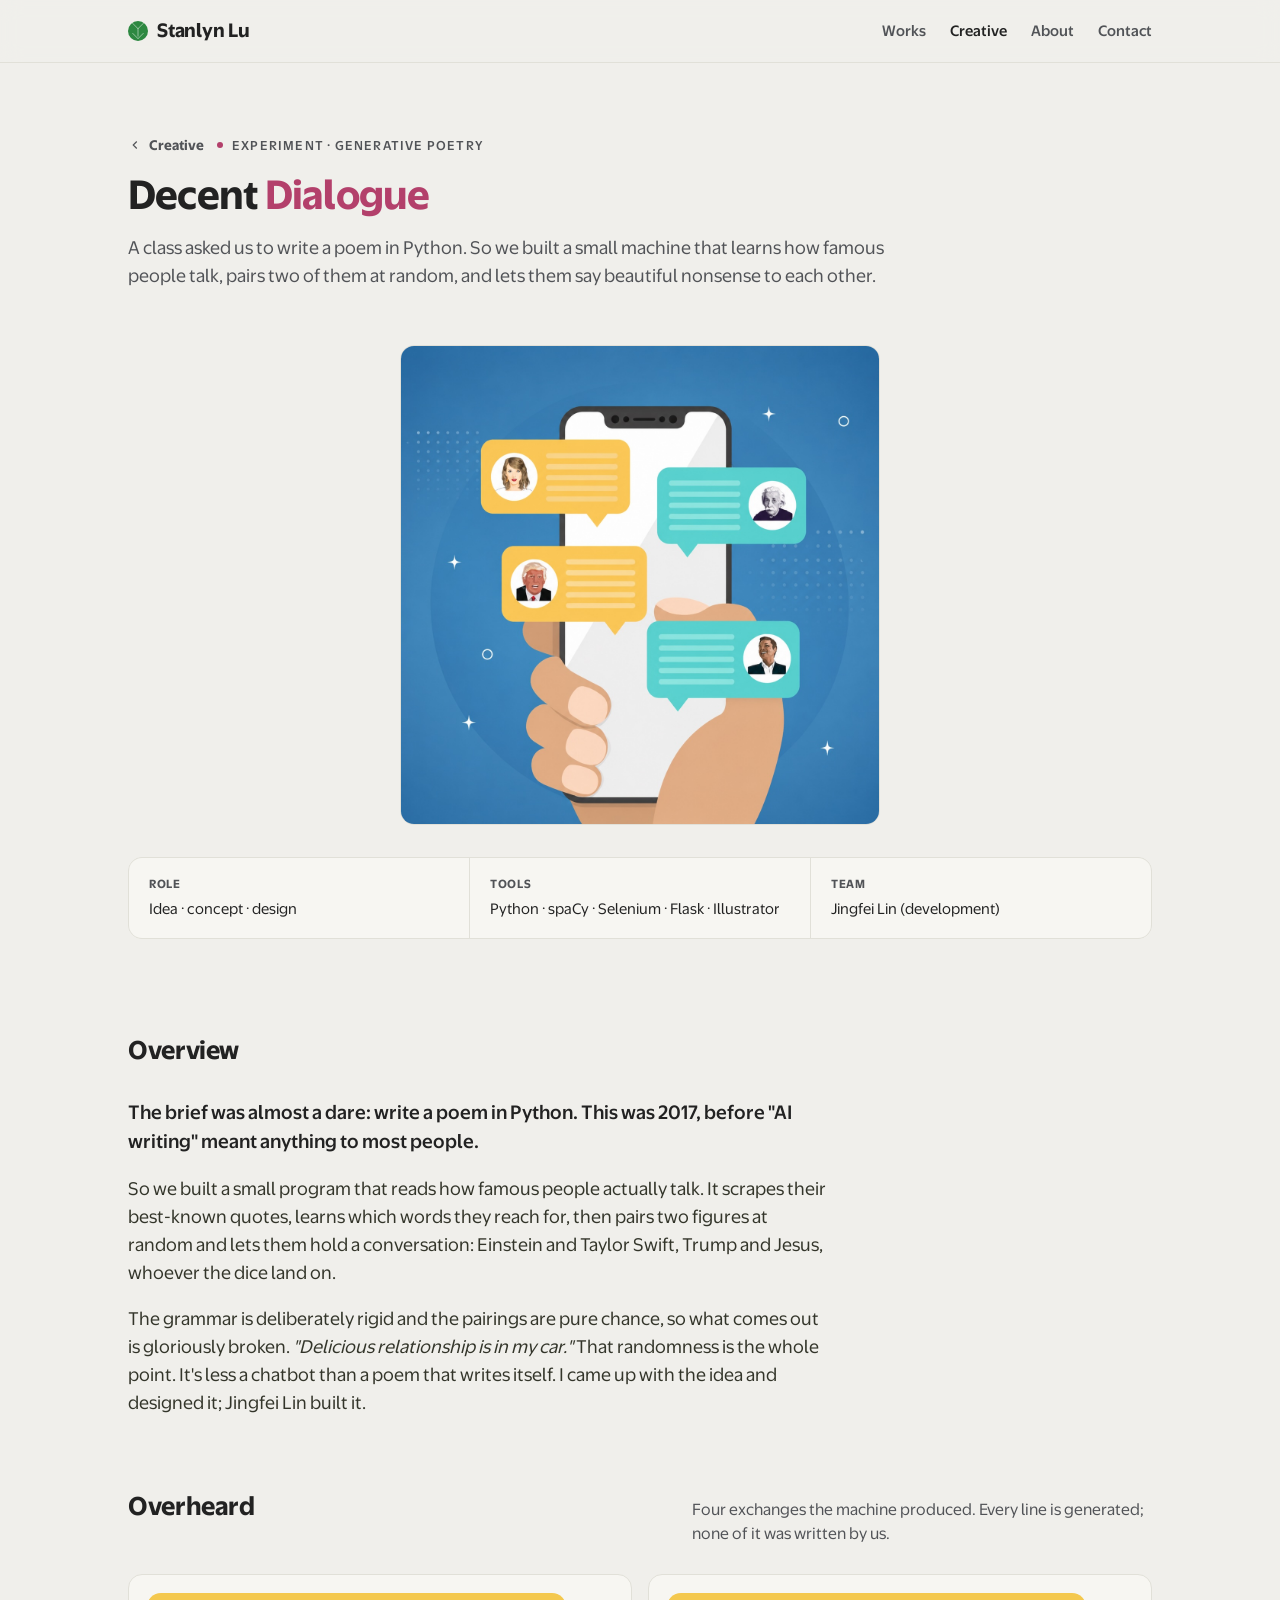
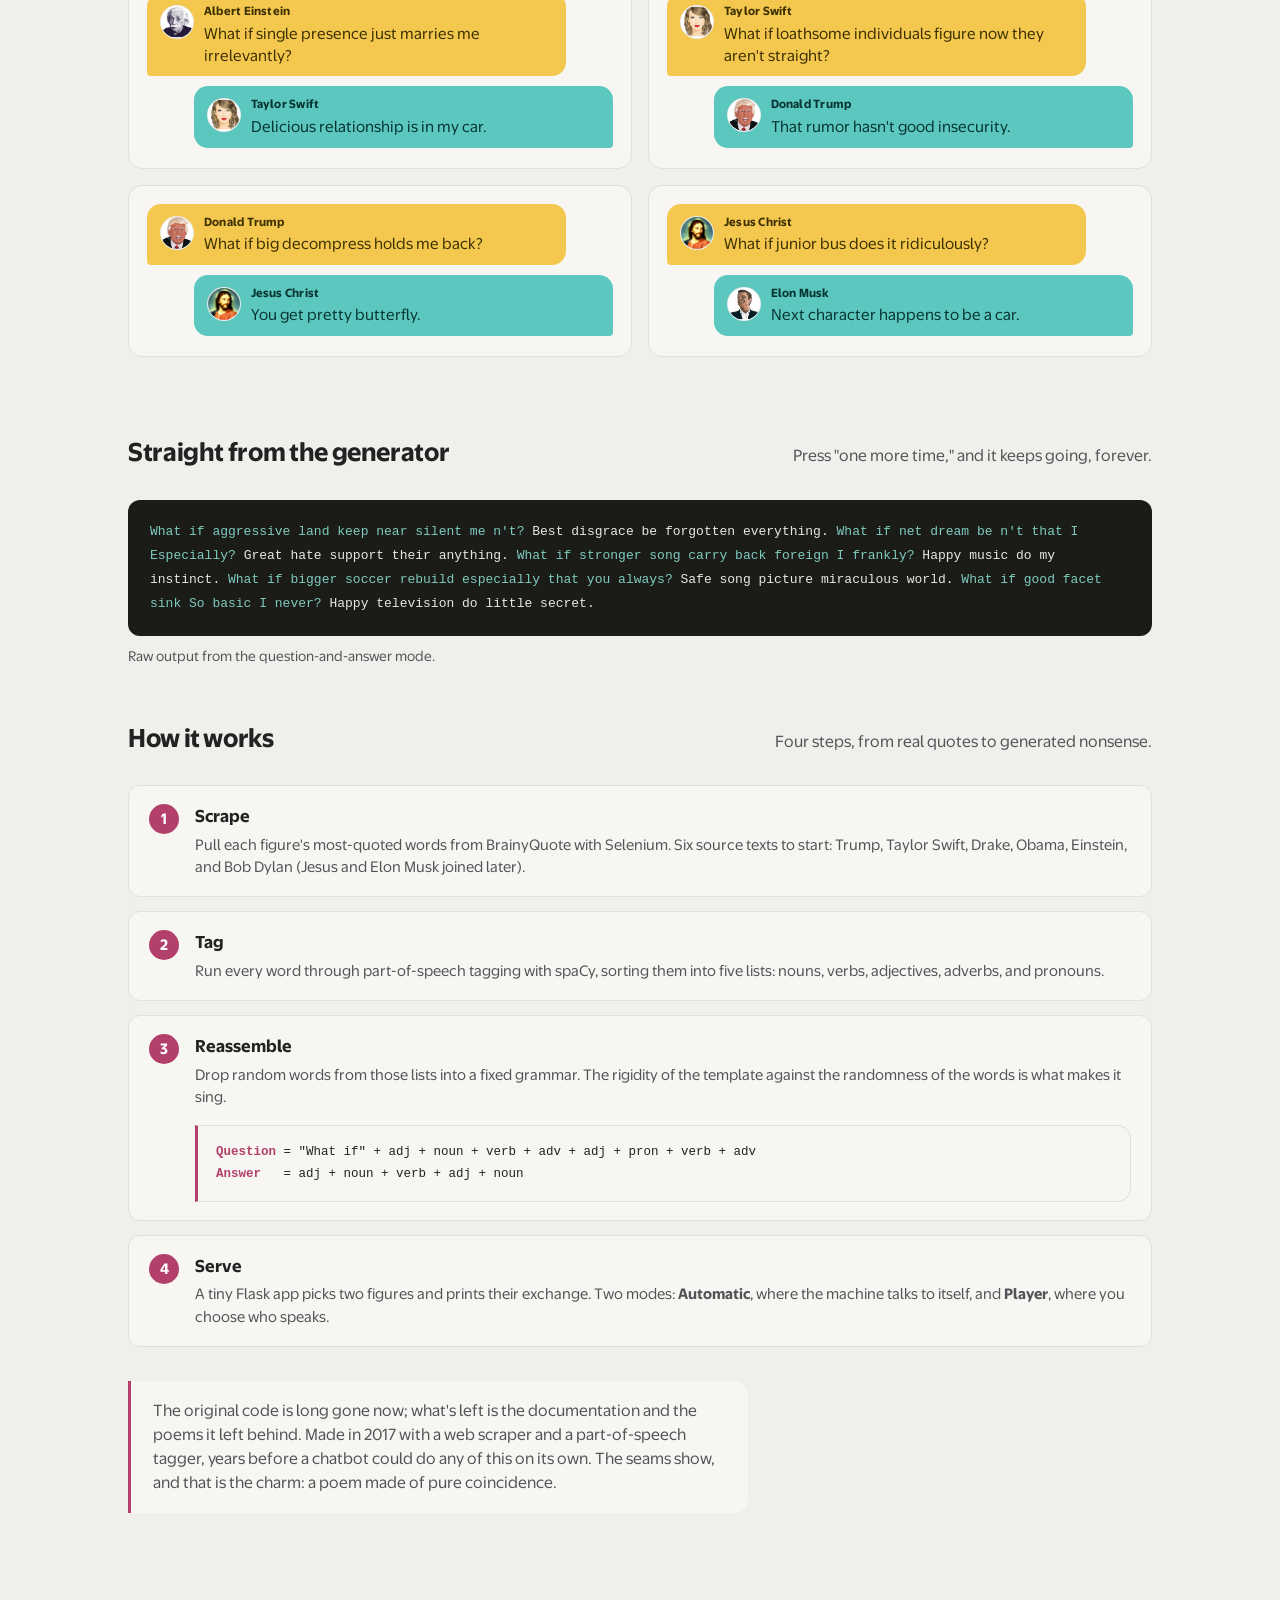
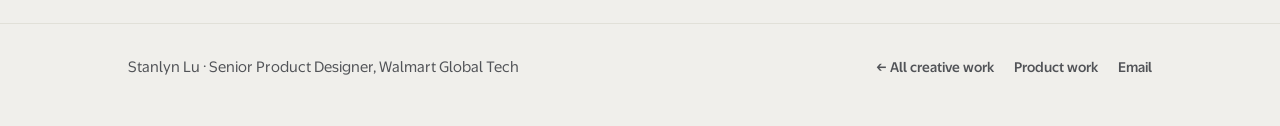
<file: creative-dialogue.html>
<!DOCTYPE html>
<html lang="en">
<head>
<meta charset="UTF-8">
<!-- Google tag (gtag.js) -->
<script async src="https://www.googletagmanager.com/gtag/js?id=G-T3NQX4SQDX"></script>
<script>
  window.dataLayer = window.dataLayer || [];
  function gtag(){dataLayer.push(arguments);}
  gtag('js', new Date());
  gtag('config', 'G-T3NQX4SQDX');
</script>

<meta name="viewport" content="width=device-width, initial-scale=1">
<title>Decent Dialogue · Stanlyn Lu</title>
<meta name="description" content="Decent Dialogue: a 2017 generative-poetry experiment in Python that models how famous people talk and pairs two of them at random to say beautiful nonsense. By Stanlyn (Ye) Lu.">
<link rel="icon" href="favicon.svg" type="image/svg+xml">
<link rel="stylesheet" href="creative.css?v=11">
</head>
<body>
<a class="skip" href="#main">Skip to content</a>
<div id="progress-bar" aria-hidden="true"></div>
<button id="back-top" aria-label="Back to top">
  <svg viewBox="0 0 12 12" fill="none" stroke="currentColor" stroke-width="2" stroke-linecap="round" stroke-linejoin="round"><polyline points="2,8 6,4 10,8"/></svg>
  Top
</button>

<header>
  <div class="wrap nav">
    <a href="index.html" class="brand" aria-label="Stanlyn Lu, home">
      <svg viewBox="0 0 200 200" width="22" height="22" aria-hidden="true"><circle cx="100" cy="100" r="100" fill="#2d8841"/><g fill="none" stroke="#fff" stroke-miterlimit="10" stroke-width="5"><line x1="44.69" y1="21.51" x2="100.91" y2="77.73"/><line x1="155.31" y1="21.51" x2="98.39" y2="78.42"/><line x1="44.69" y1="121.14" x2="100" y2="176.45"/><line x1="155.31" y1="121.14" x2="98.26" y2="178.19"/><line x1="100" y1="73.99" x2="100" y2="155.83"/></g></svg>
      Stanlyn Lu
    </a>
    <nav class="navlinks" aria-label="Primary">
      <a class="navlink" href="index.html#works">Works</a>
      <a class="navlink active keep" href="creative.html">Creative</a>
      <a class="navlink" href="index.html#about">About</a>
      <a class="navlink" href="index.html#contact">Contact</a>
    </nav>
  </div>
</header>

<main id="main">
  <section class="hero">
    <div class="wrap">
      <div class="hero-top">
        <a class="back" href="creative.html"><svg viewBox="0 0 24 24" fill="none" stroke="currentColor" stroke-width="2" aria-hidden="true"><path d="M15 18l-6-6 6-6"/></svg>Creative</a>
        <span class="eyebrow"><span class="dot" aria-hidden="true"></span>Experiment · generative poetry</span>
      </div>
      <h1>Decent <span class="accent">Dialogue</span></h1>
      <p class="hook">A class asked us to write a poem in Python. So we built a small machine that learns how famous people talk, pairs two of them at random, and lets them say beautiful nonsense to each other.</p>
    </div>
  </section>

  <section style="padding-top:0">
    <div class="wrap">
      <figure class="figure" style="max-width:480px;margin-left:auto;margin-right:auto">
        <img src="assets/creative/dialogue.jpg" alt="Illustration of a phone with chat bubbles between celebrities, including Taylor Swift, Einstein, Trump, and Obama">
      </figure>
      <div class="meta">
        <div class="m"><div class="k">Role</div><div class="v">Idea · concept · design</div></div>
        <div class="m"><div class="k">Tools</div><div class="v">Python · spaCy · Selenium · Flask · Illustrator</div></div>
        <div class="m"><div class="k">Team</div><div class="v">Jingfei Lin (development)</div></div>
      </div>
    </div>
  </section>

  <!-- OVERVIEW -->
  <section style="padding-top:0">
    <div class="wrap">
      <div class="sec-head"><h2>Overview</h2></div>
      <div class="prose">
        <p class="lead">The brief was almost a dare: write a poem in Python. This was 2017, before "AI writing" meant anything to most people.</p>
        <p>So we built a small program that reads how famous people actually talk. It scrapes their best-known quotes, learns which words they reach for, then pairs two figures at random and lets them hold a conversation: Einstein and Taylor Swift, Trump and Jesus, whoever the dice land on.</p>
        <p>The grammar is deliberately rigid and the pairings are pure chance, so what comes out is gloriously broken. <em>"Delicious relationship is in my car."</em> That randomness is the whole point. It's less a chatbot than a poem that writes itself. I came up with the idea and designed it; Jingfei Lin built it.</p>
      </div>
    </div>
  </section>

  <!-- EXCHANGES -->
  <section style="padding-top:0">
    <div class="wrap">
      <div class="sec-head"><h2>Overheard</h2><p class="sec-sub">Four exchanges the machine produced. Every line is generated; none of it was written by us.</p></div>
      <div class="convos">
        <div class="convo">
          <div class="cb a"><img class="av" src="assets/creative/dd-einstein.jpg" alt="" loading="lazy"><span class="line"><span class="who">Albert Einstein</span>What if single presence just marries me irrelevantly?</span></div>
          <div class="cb b"><img class="av" src="assets/creative/dd-taylor.jpg" alt="" loading="lazy"><span class="line"><span class="who">Taylor Swift</span>Delicious relationship is in my car.</span></div>
        </div>
        <div class="convo">
          <div class="cb a"><img class="av" src="assets/creative/dd-taylor.jpg" alt="" loading="lazy"><span class="line"><span class="who">Taylor Swift</span>What if loathsome individuals figure now they aren't straight?</span></div>
          <div class="cb b"><img class="av" src="assets/creative/dd-trump.jpg" alt="" loading="lazy"><span class="line"><span class="who">Donald Trump</span>That rumor hasn't good insecurity.</span></div>
        </div>
        <div class="convo">
          <div class="cb a"><img class="av" src="assets/creative/dd-trump.jpg" alt="" loading="lazy"><span class="line"><span class="who">Donald Trump</span>What if big decompress holds me back?</span></div>
          <div class="cb b"><img class="av" src="assets/creative/dd-jesus.jpg" alt="" loading="lazy"><span class="line"><span class="who">Jesus Christ</span>You get pretty butterfly.</span></div>
        </div>
        <div class="convo">
          <div class="cb a"><img class="av" src="assets/creative/dd-jesus.jpg" alt="" loading="lazy"><span class="line"><span class="who">Jesus Christ</span>What if junior bus does it ridiculously?</span></div>
          <div class="cb b"><img class="av" src="assets/creative/dd-musk.jpg" alt="" loading="lazy"><span class="line"><span class="who">Elon Musk</span>Next character happens to be a car.</span></div>
        </div>
      </div>
    </div>
  </section>

  <!-- RAW OUTPUT -->
  <section style="padding-top:0">
    <div class="wrap">
      <div class="sec-head"><h2>Straight from the generator</h2><p class="sec-sub">Press "one more time," and it keeps going, forever.</p></div>
      <div class="genout">
<span class="q">What if aggressive land keep near silent me n't?</span>
Best disgrace be forgotten everything.
<span class="q">What if net dream be n't that I Especially?</span>
Great hate support their anything.
<span class="q">What if stronger song carry back foreign I frankly?</span>
Happy music do my instinct.
<span class="q">What if bigger soccer rebuild especially that you always?</span>
Safe song picture miraculous world.
<span class="q">What if good facet sink So basic I never?</span>
Happy television do little secret.</div>
      <p class="gencap">Raw output from the question-and-answer mode.</p>
    </div>
  </section>

  <!-- HOW IT WORKS -->
  <section style="padding-top:0">
    <div class="wrap">
      <div class="sec-head"><h2>How it works</h2><p class="sec-sub">Four steps, from real quotes to generated nonsense.</p></div>
      <div class="iters">
        <div class="iter">
          <div class="n">1</div>
          <div>
            <h4>Scrape</h4>
            <p>Pull each figure's most-quoted words from BrainyQuote with Selenium. Six source texts to start: Trump, Taylor Swift, Drake, Obama, Einstein, and Bob Dylan (Jesus and Elon Musk joined later).</p>
          </div>
        </div>
        <div class="iter">
          <div class="n">2</div>
          <div>
            <h4>Tag</h4>
            <p>Run every word through part-of-speech tagging with spaCy, sorting them into five lists: nouns, verbs, adjectives, adverbs, and pronouns.</p>
          </div>
        </div>
        <div class="iter">
          <div class="n">3</div>
          <div>
            <h4>Reassemble</h4>
            <p>Drop random words from those lists into a fixed grammar. The rigidity of the template against the randomness of the words is what makes it sing.</p>
            <div class="tmpl"><b>Question</b> = "What if" + adj + noun + verb + adv + adj + pron + verb + adv<br><b>Answer</b> &nbsp;&nbsp;= adj + noun + verb + adj + noun</div>
          </div>
        </div>
        <div class="iter">
          <div class="n">4</div>
          <div>
            <h4>Serve</h4>
            <p>A tiny Flask app picks two figures and prints their exchange. Two modes: <b>Automatic</b>, where the machine talks to itself, and <b>Player</b>, where you choose who speaks.</p>
          </div>
        </div>
      </div>
      <div class="callout">The original code is long gone now; what's left is the documentation and the poems it left behind. Made in 2017 with a web scraper and a part-of-speech tagger, years before a chatbot could do any of this on its own. The seams show, and that is the charm: a poem made of pure coincidence.</div>
    </div>
  </section>
</main>

<footer>
  <div class="wrap foot-inner">
    <div class="foot-name">Stanlyn Lu · Senior Product Designer, Walmart Global Tech</div>
    <div class="foot-links">
      <a href="creative.html">← All creative work</a>
      <a href="index.html">Product work</a>
      <a href="mailto:stanlyn.lu@gmail.com">Email</a>
    </div>
  </div>
</footer>
<script>
(function(){
  var progressBar=document.getElementById('progress-bar');
  var backTop=document.getElementById('back-top');
  window.addEventListener('scroll',function(){
    var h=document.documentElement;
    var pct=h.scrollTop/(h.scrollHeight-h.clientHeight)*100;
    progressBar.style.width=pct+'%';
    backTop.classList.toggle('visible',pct>15);
  },{passive:true});
  backTop.addEventListener('click',function(){window.scrollTo({top:0,behavior:'smooth'});});
})();
</script>
</body>
</html>
</file>
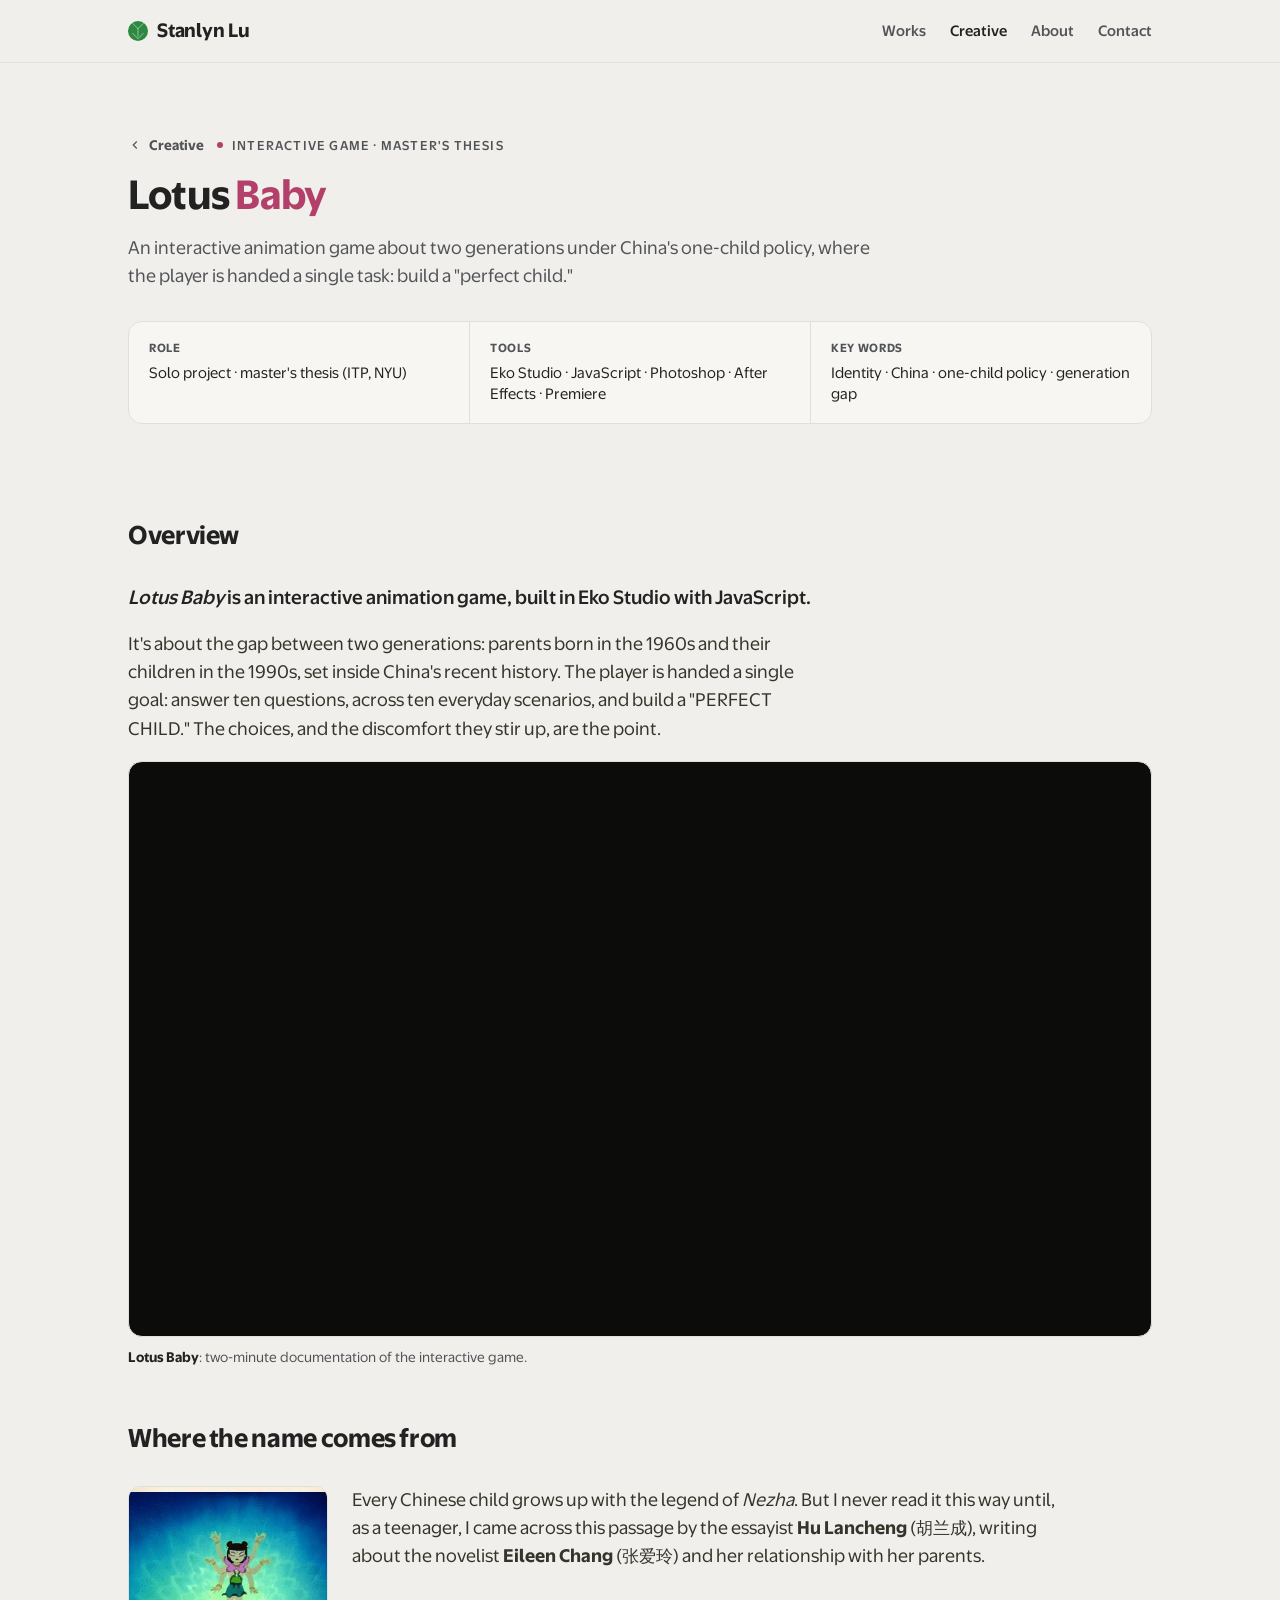
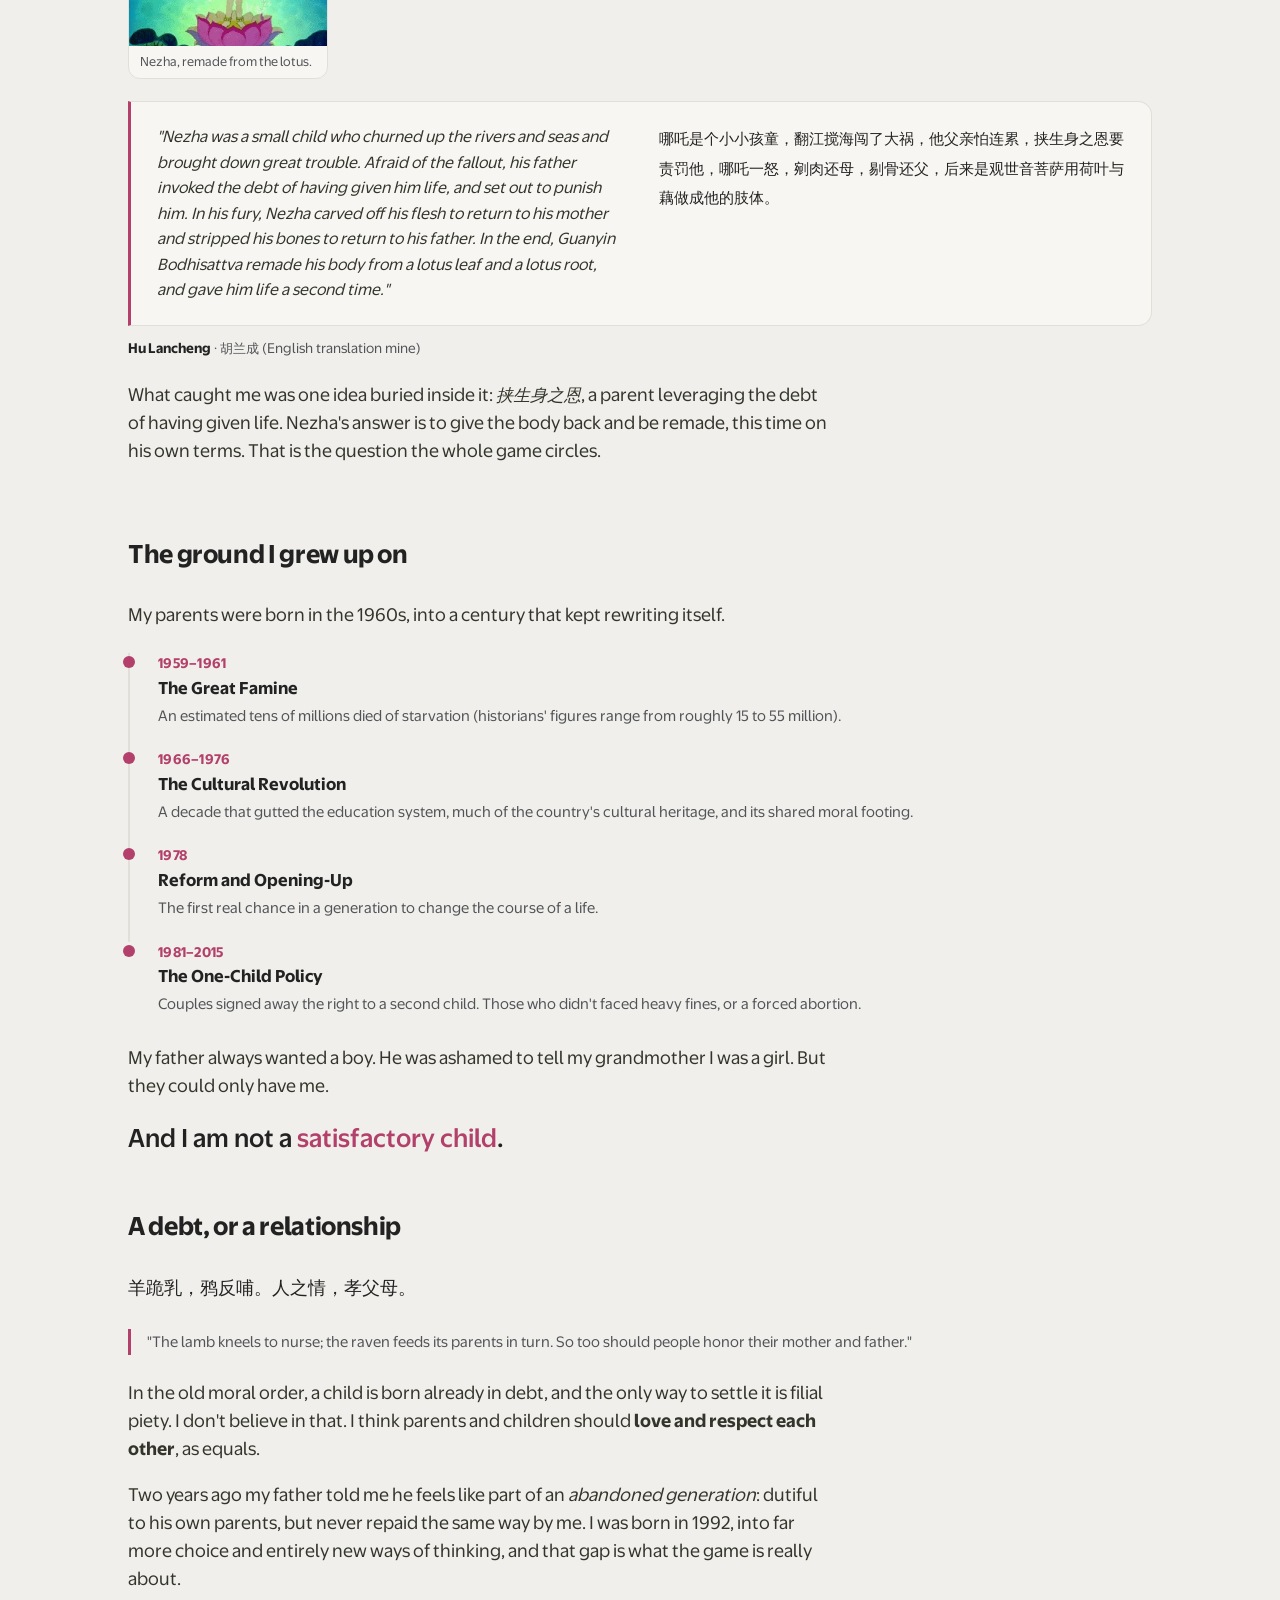
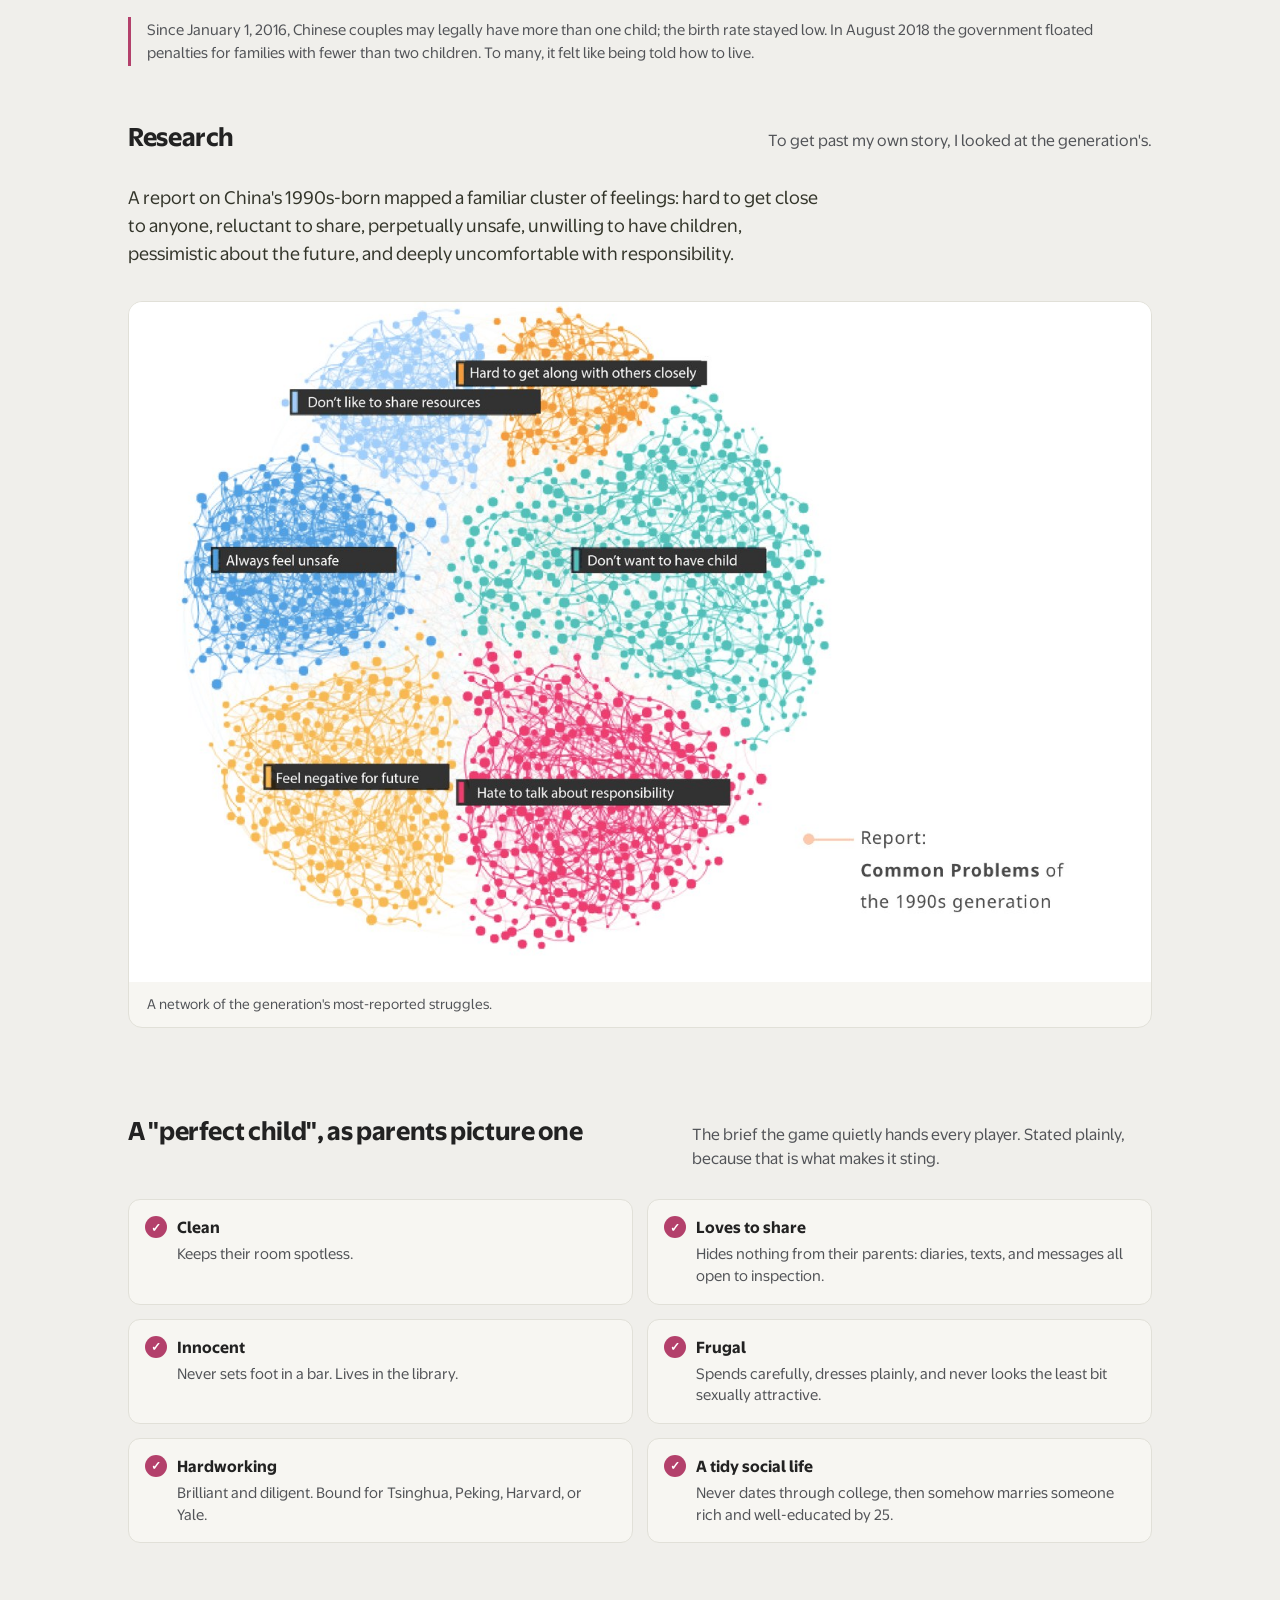
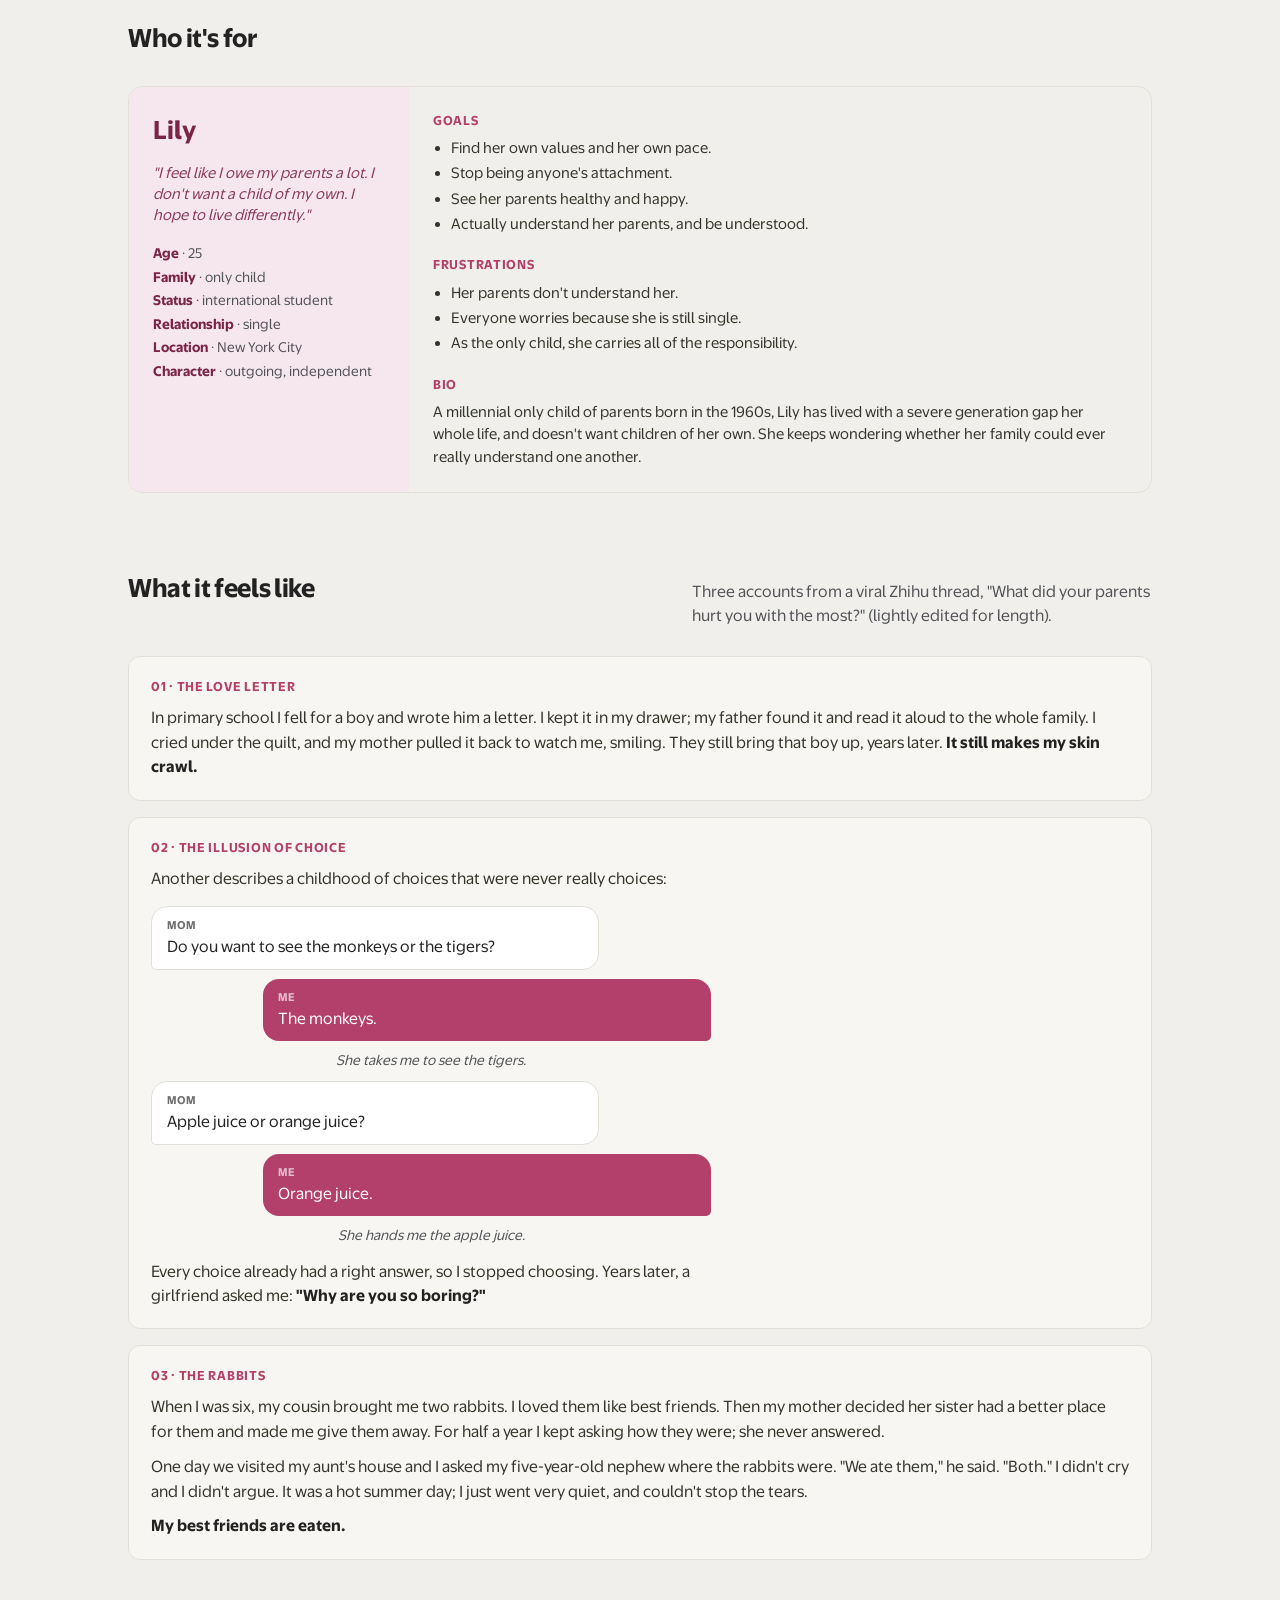
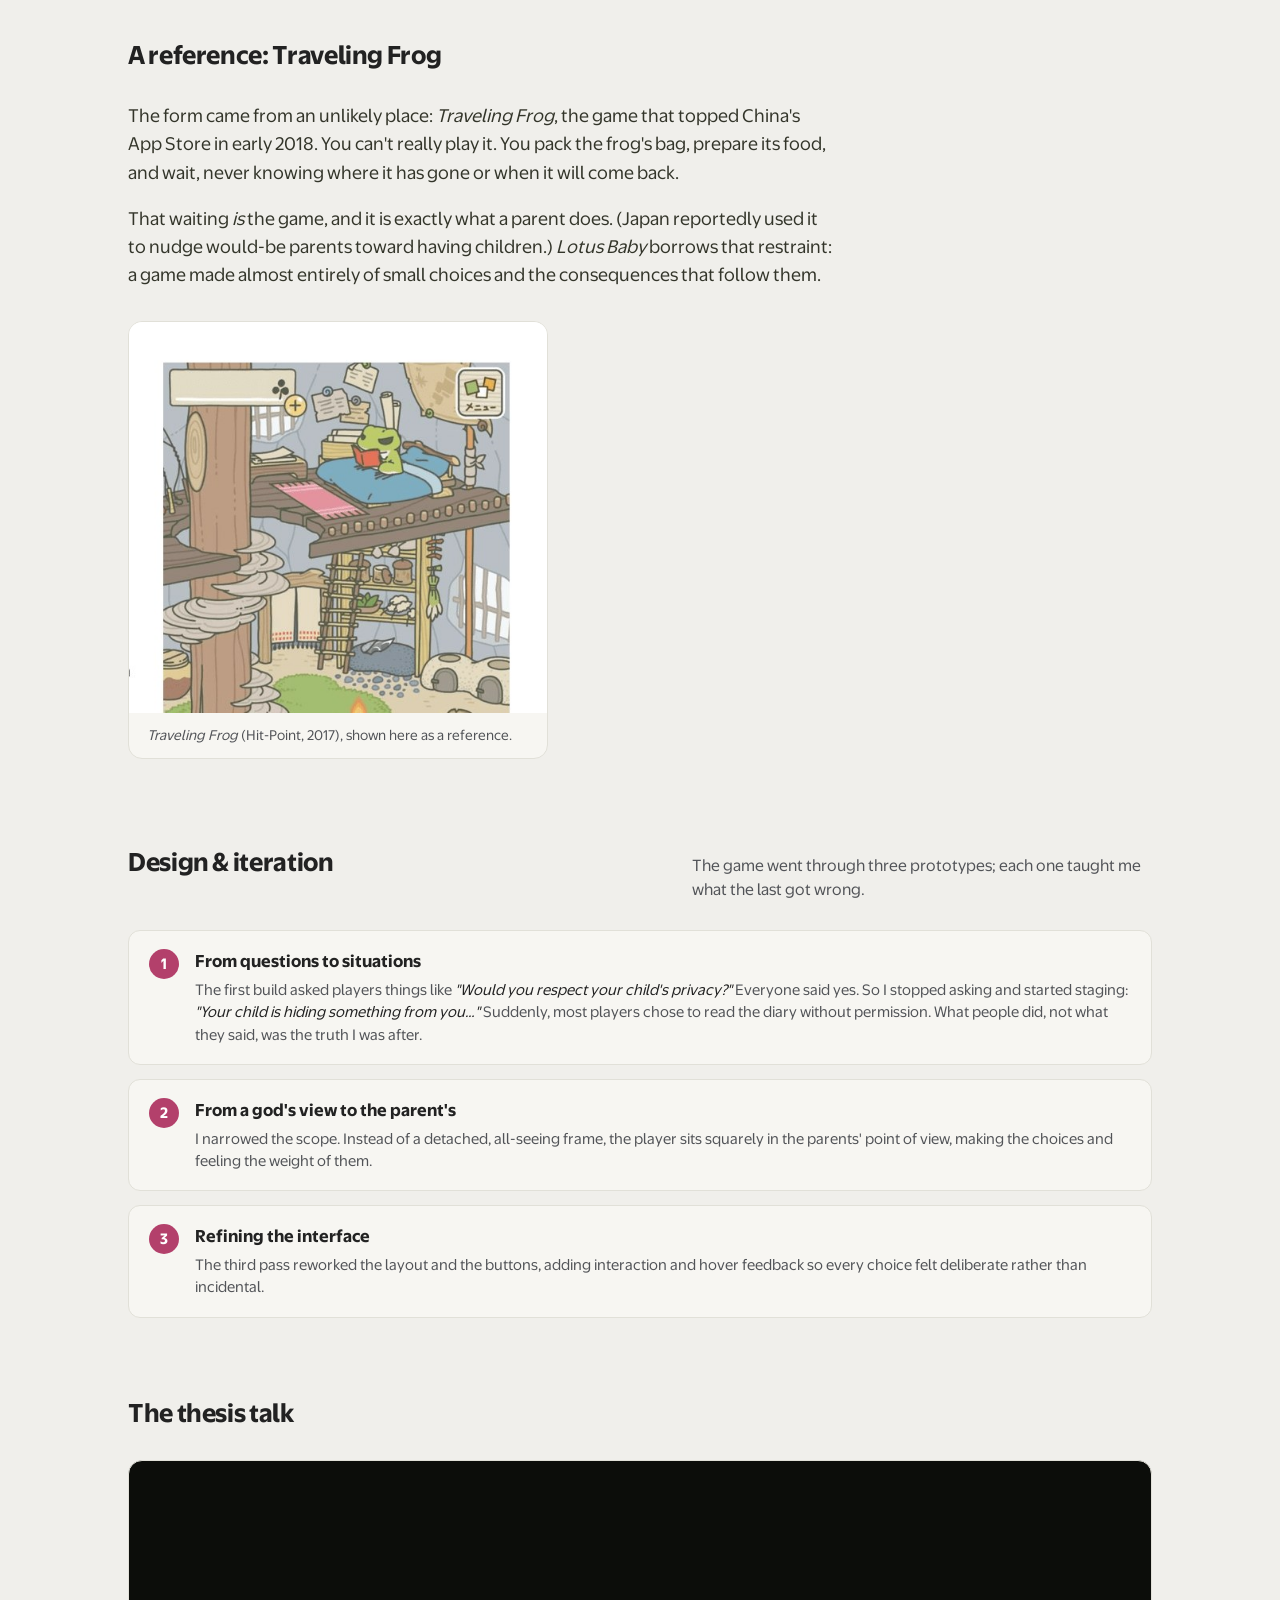
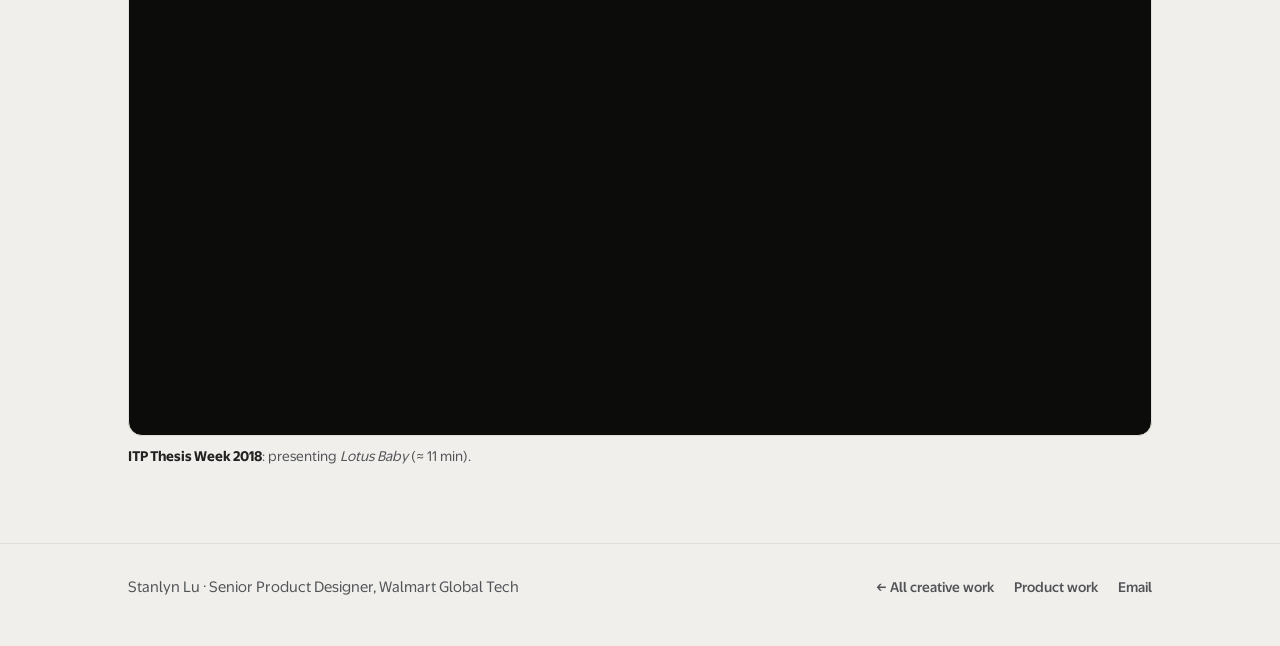
<file: creative-lotus.html>
<!DOCTYPE html>
<html lang="en">
<head>
<meta charset="UTF-8">
<!-- Google tag (gtag.js) -->
<script async src="https://www.googletagmanager.com/gtag/js?id=G-T3NQX4SQDX"></script>
<script>
  window.dataLayer = window.dataLayer || [];
  function gtag(){dataLayer.push(arguments);}
  gtag('js', new Date());
  gtag('config', 'G-T3NQX4SQDX');
</script>

<meta name="viewport" content="width=device-width, initial-scale=1">
<title>Lotus Baby · Stanlyn Lu</title>
<meta name="description" content="Lotus Baby: an interactive animation game and master's thesis on identity, the only-child generation, and China's one-child policy, by Stanlyn (Ye) Lu.">
<link rel="icon" href="favicon.svg" type="image/svg+xml">
<link rel="stylesheet" href="creative.css?v=11">
</head>
<body>
<a class="skip" href="#main">Skip to content</a>
<div id="progress-bar" aria-hidden="true"></div>
<button id="back-top" aria-label="Back to top">
  <svg viewBox="0 0 12 12" fill="none" stroke="currentColor" stroke-width="2" stroke-linecap="round" stroke-linejoin="round"><polyline points="2,8 6,4 10,8"/></svg>
  Top
</button>

<header>
  <div class="wrap nav">
    <a href="index.html" class="brand" aria-label="Stanlyn Lu, home">
      <svg viewBox="0 0 200 200" width="22" height="22" aria-hidden="true"><circle cx="100" cy="100" r="100" fill="#2d8841"/><g fill="none" stroke="#fff" stroke-miterlimit="10" stroke-width="5"><line x1="44.69" y1="21.51" x2="100.91" y2="77.73"/><line x1="155.31" y1="21.51" x2="98.39" y2="78.42"/><line x1="44.69" y1="121.14" x2="100" y2="176.45"/><line x1="155.31" y1="121.14" x2="98.26" y2="178.19"/><line x1="100" y1="73.99" x2="100" y2="155.83"/></g></svg>
      Stanlyn Lu
    </a>
    <nav class="navlinks" aria-label="Primary">
      <a class="navlink" href="index.html#works">Works</a>
      <a class="navlink active keep" href="creative.html">Creative</a>
      <a class="navlink" href="index.html#about">About</a>
      <a class="navlink" href="index.html#contact">Contact</a>
    </nav>
  </div>
</header>

<main id="main">
  <section class="hero">
    <div class="wrap">
      <div class="hero-top">
        <a class="back" href="creative.html"><svg viewBox="0 0 24 24" fill="none" stroke="currentColor" stroke-width="2" aria-hidden="true"><path d="M15 18l-6-6 6-6"/></svg>Creative</a>
        <span class="eyebrow"><span class="dot" aria-hidden="true"></span>Interactive game · master's thesis</span>
      </div>
      <h1>Lotus <span class="accent">Baby</span></h1>
      <p class="hook">An interactive animation game about two generations under China's one-child policy, where the player is handed a single task: build a "perfect child."</p>
    </div>
  </section>

  <section style="padding-top:0">
    <div class="wrap">
      <div class="meta">
        <div class="m"><div class="k">Role</div><div class="v">Solo project · master's thesis (ITP, NYU)</div></div>
        <div class="m"><div class="k">Tools</div><div class="v">Eko Studio · JavaScript · Photoshop · After Effects · Premiere</div></div>
        <div class="m"><div class="k">Key words</div><div class="v">Identity · China · one-child policy · generation gap</div></div>
      </div>
    </div>
  </section>

  <!-- OVERVIEW -->
  <section style="padding-top:0">
    <div class="wrap">
      <div class="sec-head"><h2>Overview</h2></div>
      <div class="prose">
        <p class="lead"><em>Lotus Baby</em> is an interactive animation game, built in Eko Studio with JavaScript.</p>
        <p>It's about the gap between two generations: parents born in the 1960s and their children in the 1990s, set inside China's recent history. The player is handed a single goal: answer ten questions, across ten everyday scenarios, and build a "PERFECT CHILD." The choices, and the discomfort they stir up, are the point.</p>
      </div>
      <div class="vid">
        <iframe src="https://player.vimeo.com/video/278400016" title="Lotus Baby: two-minute documentation" allow="fullscreen; picture-in-picture" allowfullscreen loading="lazy"></iframe>
      </div>
      <p class="vidcap"><b>Lotus Baby</b>: two-minute documentation of the interactive game.</p>
    </div>
  </section>

  <!-- CONCEPT -->
  <section style="padding-top:0">
    <div class="wrap">
      <div class="sec-head"><h2>Where the name comes from</h2></div>
      <div class="bq-intro">
        <figure class="bq-fig">
          <img src="assets/creative/lb-nezha.jpg" alt="An illustration of Nezha, reborn standing atop a pink lotus" loading="lazy">
          <figcaption>Nezha, remade from the lotus.</figcaption>
        </figure>
        <div class="prose">
          <p>Every Chinese child grows up with the legend of <em>Nezha</em>. But I never read it this way until, as a teenager, I came across this passage by the essayist <b>Hu Lancheng</b> (胡兰成), writing about the novelist <b>Eileen Chang</b> (张爱玲) and her relationship with her parents.</p>
        </div>
      </div>
      <div class="bq">
        <p class="en">"Nezha was a small child who churned up the rivers and seas and brought down great trouble. Afraid of the fallout, his father invoked the debt of having given him life, and set out to punish him. In his fury, Nezha carved off his flesh to return to his mother and stripped his bones to return to his father. In the end, Guanyin Bodhisattva remade his body from a lotus leaf and a lotus root, and gave him life a second time."</p>
        <p class="zh" lang="zh">哪吒是个小小孩童，翻江搅海闯了大祸，他父亲怕连累，挟生身之恩要责罚他，哪吒一怒，剜肉还母，剔骨还父，后来是观世音菩萨用荷叶与藕做成他的肢体。</p>
      </div>
      <p class="bq-cite"><b>Hu Lancheng</b> · 胡兰成 (English translation mine)</p>
      <div class="prose" style="margin-top:22px">
        <p>What caught me was one idea buried inside it: <em>挟生身之恩</em>, a parent leveraging the debt of having given life. Nezha's answer is to give the body back and be remade, this time on his own terms. That is the question the whole game circles.</p>
      </div>
    </div>
  </section>

  <!-- BACKGROUND -->
  <section style="padding-top:0">
    <div class="wrap">
      <div class="sec-head"><h2>The ground I grew up on</h2></div>
      <div class="prose">
        <p>My parents were born in the 1960s, into a century that kept rewriting itself.</p>
      </div>
      <div class="timeline">
        <div class="ev"><div class="yr">1959–1961</div><h4>The Great Famine</h4><p>An estimated tens of millions died of starvation (historians' figures range from roughly 15 to 55 million).</p></div>
        <div class="ev"><div class="yr">1966–1976</div><h4>The Cultural Revolution</h4><p>A decade that gutted the education system, much of the country's cultural heritage, and its shared moral footing.</p></div>
        <div class="ev"><div class="yr">1978</div><h4>Reform and Opening-Up</h4><p>The first real chance in a generation to change the course of a life.</p></div>
        <div class="ev"><div class="yr">1981–2015</div><h4>The One-Child Policy</h4><p>Couples signed away the right to a second child. Those who didn't faced heavy fines, or a forced abortion.</p></div>
      </div>
      <div class="prose" style="margin-top:28px">
        <p>My father always wanted a boy. He was ashamed to tell my grandmother I was a girl. But they could only have me.</p>
      </div>
      <p class="statement">And I am not a <span class="accent">satisfactory child</span>.</p>
    </div>
  </section>

  <!-- DEBT VS LOVE -->
  <section style="padding-top:0">
    <div class="wrap">
      <div class="sec-head"><h2>A debt, or a relationship</h2></div>
      <p class="bigquote" lang="zh">羊跪乳，鸦反哺。人之情，孝父母。</p>
      <p class="note">"The lamb kneels to nurse; the raven feeds its parents in turn. So too should people honor their mother and father."</p>
      <div class="prose" style="margin-top:24px">
        <p>In the old moral order, a child is born already in debt, and the only way to settle it is filial piety. I don't believe in that. I think parents and children should <b>love and respect each other</b>, as equals.</p>
        <p>Two years ago my father told me he feels like part of an <em>abandoned generation</em>: dutiful to his own parents, but never repaid the same way by me. I was born in 1992, into far more choice and entirely new ways of thinking, and that gap is what the game is really about.</p>
      </div>
      <p class="note" style="margin-top:24px">Since January 1, 2016, Chinese couples may legally have more than one child; the birth rate stayed low. In August 2018 the government floated penalties for families with fewer than two children. To many, it felt like being told how to live.</p>
    </div>
  </section>

  <!-- RESEARCH -->
  <section style="padding-top:0">
    <div class="wrap">
      <div class="sec-head"><h2>Research</h2><p class="sec-sub">To get past my own story, I looked at the generation's.</p></div>
      <div class="prose">
        <p>A report on China's 1990s-born mapped a familiar cluster of feelings: hard to get close to anyone, reluctant to share, perpetually unsafe, unwilling to have children, pessimistic about the future, and deeply uncomfortable with responsibility.</p>
      </div>
      <figure class="figure">
        <img src="assets/creative/lb-research.jpg" alt="A cluster network visualization of the common problems reported by China's 1990s generation" loading="lazy">
        <figcaption>A network of the generation's most-reported struggles.</figcaption>
      </figure>
    </div>
  </section>

  <!-- A PERFECT CHILD -->
  <section style="padding-top:0">
    <div class="wrap">
      <div class="sec-head"><h2>A "perfect child", as parents picture one</h2><p class="sec-sub">The brief the game quietly hands every player. Stated plainly, because that is what makes it sting.</p></div>
      <div class="checklist">
        <div class="ck"><h4>Clean</h4><p>Keeps their room spotless.</p></div>
        <div class="ck"><h4>Loves to share</h4><p>Hides nothing from their parents: diaries, texts, and messages all open to inspection.</p></div>
        <div class="ck"><h4>Innocent</h4><p>Never sets foot in a bar. Lives in the library.</p></div>
        <div class="ck"><h4>Frugal</h4><p>Spends carefully, dresses plainly, and never looks the least bit sexually attractive.</p></div>
        <div class="ck"><h4>Hardworking</h4><p>Brilliant and diligent. Bound for Tsinghua, Peking, Harvard, or Yale.</p></div>
        <div class="ck"><h4>A tidy social life</h4><p>Never dates through college, then somehow marries someone rich and well-educated by 25.</p></div>
      </div>
    </div>
  </section>

  <!-- PERSONA -->
  <section style="padding-top:0">
    <div class="wrap">
      <div class="sec-head"><h2>Who it's for</h2></div>
      <div class="persona">
        <div class="side">
          <p class="nm">Lily</p>
          <p class="pquote">"I feel like I owe my parents a lot. I don't want a child of my own. I hope to live differently."</p>
          <div class="row"><b>Age</b> · 25</div>
          <div class="row"><b>Family</b> · only child</div>
          <div class="row"><b>Status</b> · international student</div>
          <div class="row"><b>Relationship</b> · single</div>
          <div class="row"><b>Location</b> · New York City</div>
          <div class="row"><b>Character</b> · outgoing, independent</div>
        </div>
        <div class="body">
          <h4>Goals</h4>
          <ul>
            <li>Find her own values and her own pace.</li>
            <li>Stop being anyone's attachment.</li>
            <li>See her parents healthy and happy.</li>
            <li>Actually understand her parents, and be understood.</li>
          </ul>
          <h4>Frustrations</h4>
          <ul>
            <li>Her parents don't understand her.</li>
            <li>Everyone worries because she is still single.</li>
            <li>As the only child, she carries all of the responsibility.</li>
          </ul>
          <h4>Bio</h4>
          <p>A millennial only child of parents born in the 1960s, Lily has lived with a severe generation gap her whole life, and doesn't want children of her own. She keeps wondering whether her family could ever really understand one another.</p>
        </div>
      </div>
    </div>
  </section>

  <!-- USER STORIES -->
  <section style="padding-top:0">
    <div class="wrap">
      <div class="sec-head"><h2>What it feels like</h2><p class="sec-sub">Three accounts from a viral Zhihu thread, "What did your parents hurt you with the most?" (lightly edited for length).</p></div>
      <div class="stories">
        <div class="story">
          <div class="story-n">01 · The love letter</div>
          <p>In primary school I fell for a boy and wrote him a letter. I kept it in my drawer; my father found it and read it aloud to the whole family. I cried under the quilt, and my mother pulled it back to watch me, smiling. They still bring that boy up, years later. <span class="punch">It still makes my skin crawl.</span></p>
        </div>

        <div class="story">
          <div class="story-n">02 · The illusion of choice</div>
          <p>Another describes a childhood of choices that were never really choices:</p>
          <div class="dialogue" aria-label="A dialogue showing the illusion of choice">
            <div class="bubble parent"><span class="who">Mom</span>Do you want to see the monkeys or the tigers?</div>
            <div class="bubble child"><span class="who">Me</span>The monkeys.</div>
            <p class="beat">She takes me to see the tigers.</p>
            <div class="bubble parent"><span class="who">Mom</span>Apple juice or orange juice?</div>
            <div class="bubble child"><span class="who">Me</span>Orange juice.</div>
            <p class="beat">She hands me the apple juice.</p>
          </div>
          <p class="dialogue-end">Every choice already had a right answer, so I stopped choosing. Years later, a girlfriend asked me: <b>"Why are you so boring?"</b></p>
        </div>

        <div class="story">
          <div class="story-n">03 · The rabbits</div>
          <p>When I was six, my cousin brought me two rabbits. I loved them like best friends. Then my mother decided her sister had a better place for them and made me give them away. For half a year I kept asking how they were; she never answered.</p>
          <p>One day we visited my aunt's house and I asked my five-year-old nephew where the rabbits were. "We ate them," he said. "Both." I didn't cry and I didn't argue. It was a hot summer day; I just went very quiet, and couldn't stop the tears.</p>
          <p class="punch">My best friends are eaten.</p>
        </div>
      </div>
    </div>
  </section>

  <!-- INSPIRATION -->
  <section style="padding-top:0">
    <div class="wrap">
      <div class="sec-head"><h2>A reference: Traveling Frog</h2></div>
      <div class="prose">
        <p>The form came from an unlikely place: <em>Traveling Frog</em>, the game that topped China's App Store in early 2018. You can't really play it. You pack the frog's bag, prepare its food, and wait, never knowing where it has gone or when it will come back.</p>
        <p>That waiting <em>is</em> the game, and it is exactly what a parent does. (Japan reportedly used it to nudge would-be parents toward having children.) <em>Lotus Baby</em> borrows that restraint: a game made almost entirely of small choices and the consequences that follow them.</p>
      </div>
      <figure class="figure" style="max-width:420px">
        <img src="assets/creative/lb-frog.jpg" alt="A screenshot of the mobile game Traveling Frog, showing the frog reading at home in its mossy treehouse" loading="lazy">
        <figcaption><em>Traveling Frog</em> (Hit-Point, 2017), shown here as a reference.</figcaption>
      </figure>
    </div>
  </section>

  <!-- DESIGN & ITERATION -->
  <section style="padding-top:0">
    <div class="wrap">
      <div class="sec-head"><h2>Design &amp; iteration</h2><p class="sec-sub">The game went through three prototypes; each one taught me what the last got wrong.</p></div>
      <div class="iters">
        <div class="iter">
          <div class="n">1</div>
          <div>
            <h4>From questions to situations</h4>
            <p>The first build asked players things like <span class="q">"Would you respect your child's privacy?"</span> Everyone said yes. So I stopped asking and started staging: <span class="q">"Your child is hiding something from you…"</span> Suddenly, most players chose to read the diary without permission. What people did, not what they said, was the truth I was after.</p>
          </div>
        </div>
        <div class="iter">
          <div class="n">2</div>
          <div>
            <h4>From a god's view to the parent's</h4>
            <p>I narrowed the scope. Instead of a detached, all-seeing frame, the player sits squarely in the parents' point of view, making the choices and feeling the weight of them.</p>
          </div>
        </div>
        <div class="iter">
          <div class="n">3</div>
          <div>
            <h4>Refining the interface</h4>
            <p>The third pass reworked the layout and the buttons, adding interaction and hover feedback so every choice felt deliberate rather than incidental.</p>
          </div>
        </div>
      </div>
    </div>
  </section>

  <!-- TALK -->
  <section style="padding-top:0">
    <div class="wrap">
      <div class="sec-head"><h2>The thesis talk</h2></div>
      <div class="vid">
        <iframe src="https://player.vimeo.com/video/269196156" title="ITP Thesis Week 2018: Lotus Baby" allow="fullscreen; picture-in-picture" allowfullscreen loading="lazy"></iframe>
      </div>
      <p class="vidcap"><b>ITP Thesis Week 2018</b>: presenting <em>Lotus Baby</em> (≈ 11 min).</p>
    </div>
  </section>
</main>

<footer>
  <div class="wrap foot-inner">
    <div class="foot-name">Stanlyn Lu · Senior Product Designer, Walmart Global Tech</div>
    <div class="foot-links">
      <a href="creative.html">← All creative work</a>
      <a href="index.html">Product work</a>
      <a href="mailto:stanlyn.lu@gmail.com">Email</a>
    </div>
  </div>
</footer>
<script>
(function(){
  var progressBar=document.getElementById('progress-bar');
  var backTop=document.getElementById('back-top');
  window.addEventListener('scroll',function(){
    var h=document.documentElement;
    var pct=h.scrollTop/(h.scrollHeight-h.clientHeight)*100;
    progressBar.style.width=pct+'%';
    backTop.classList.toggle('visible',pct>15);
  },{passive:true});
  backTop.addEventListener('click',function(){window.scrollTo({top:0,behavior:'smooth'});});
})();
</script>
</body>
</html>
</file>
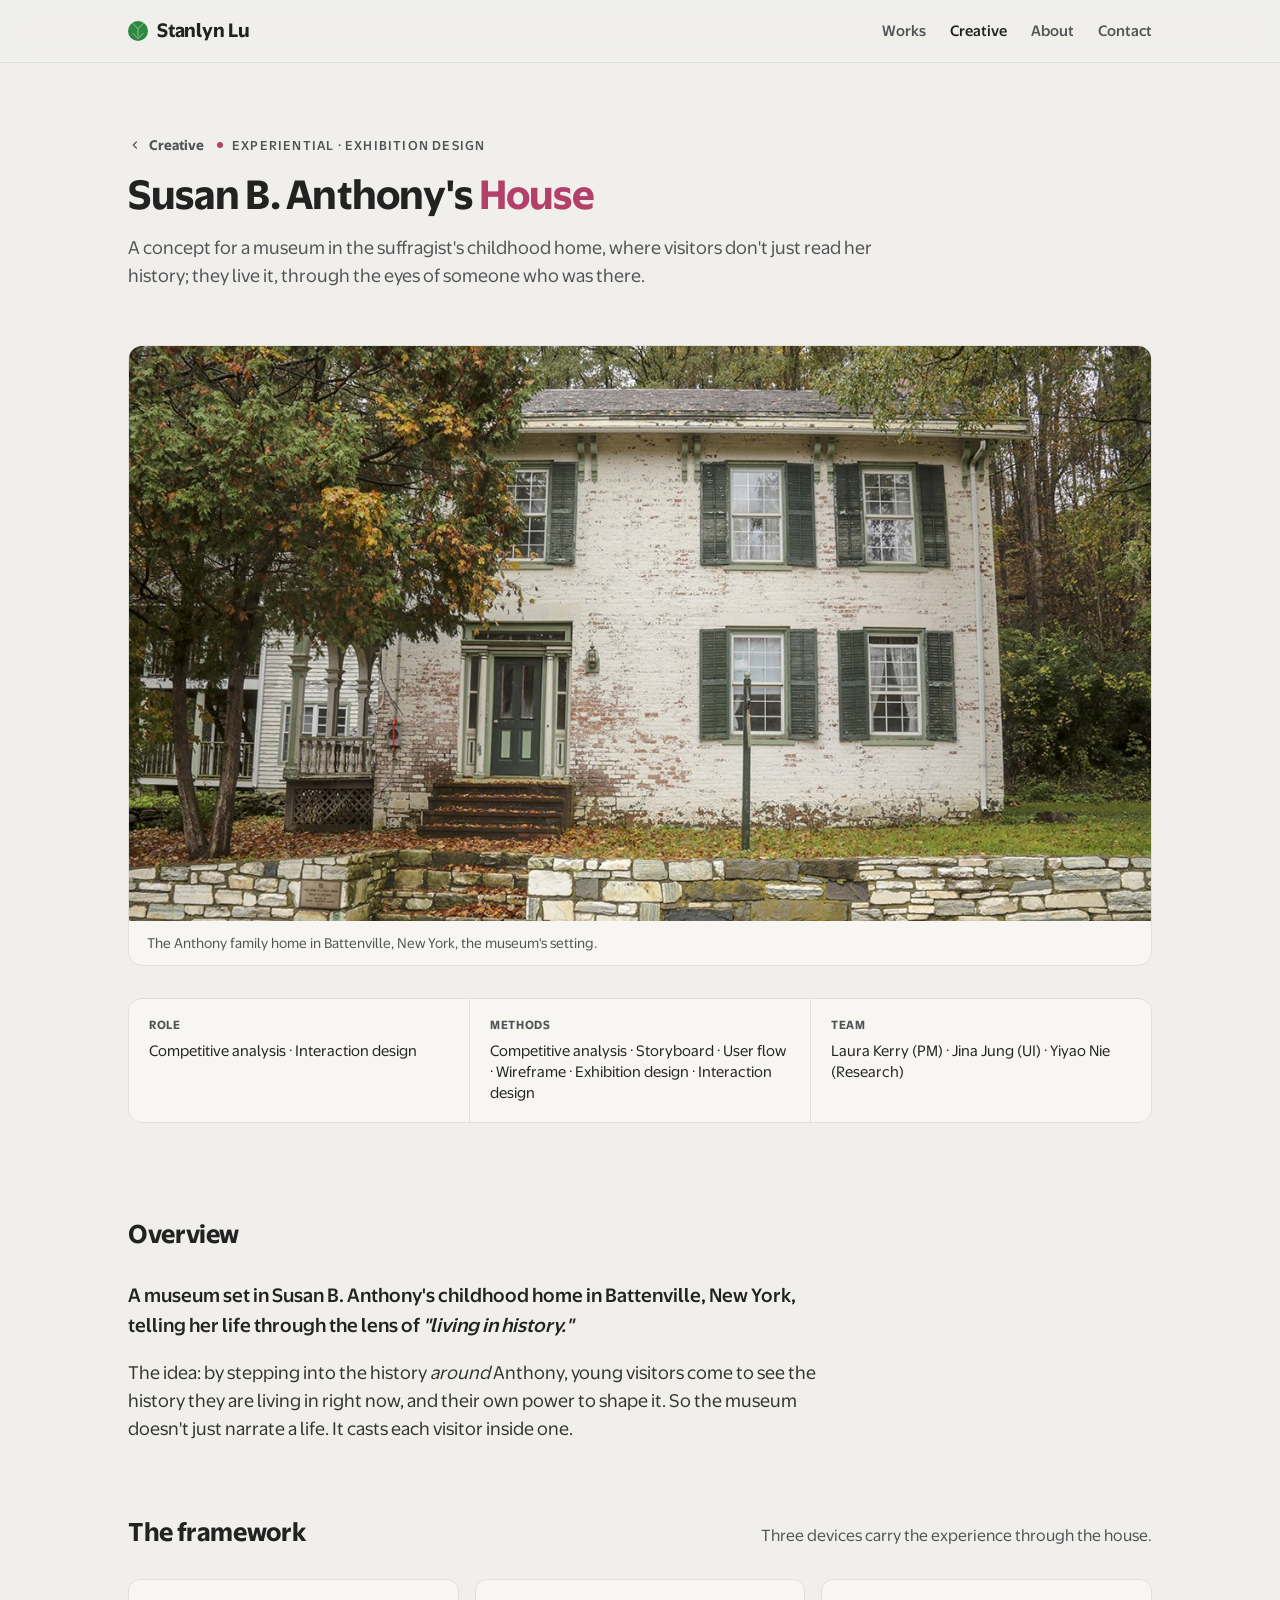
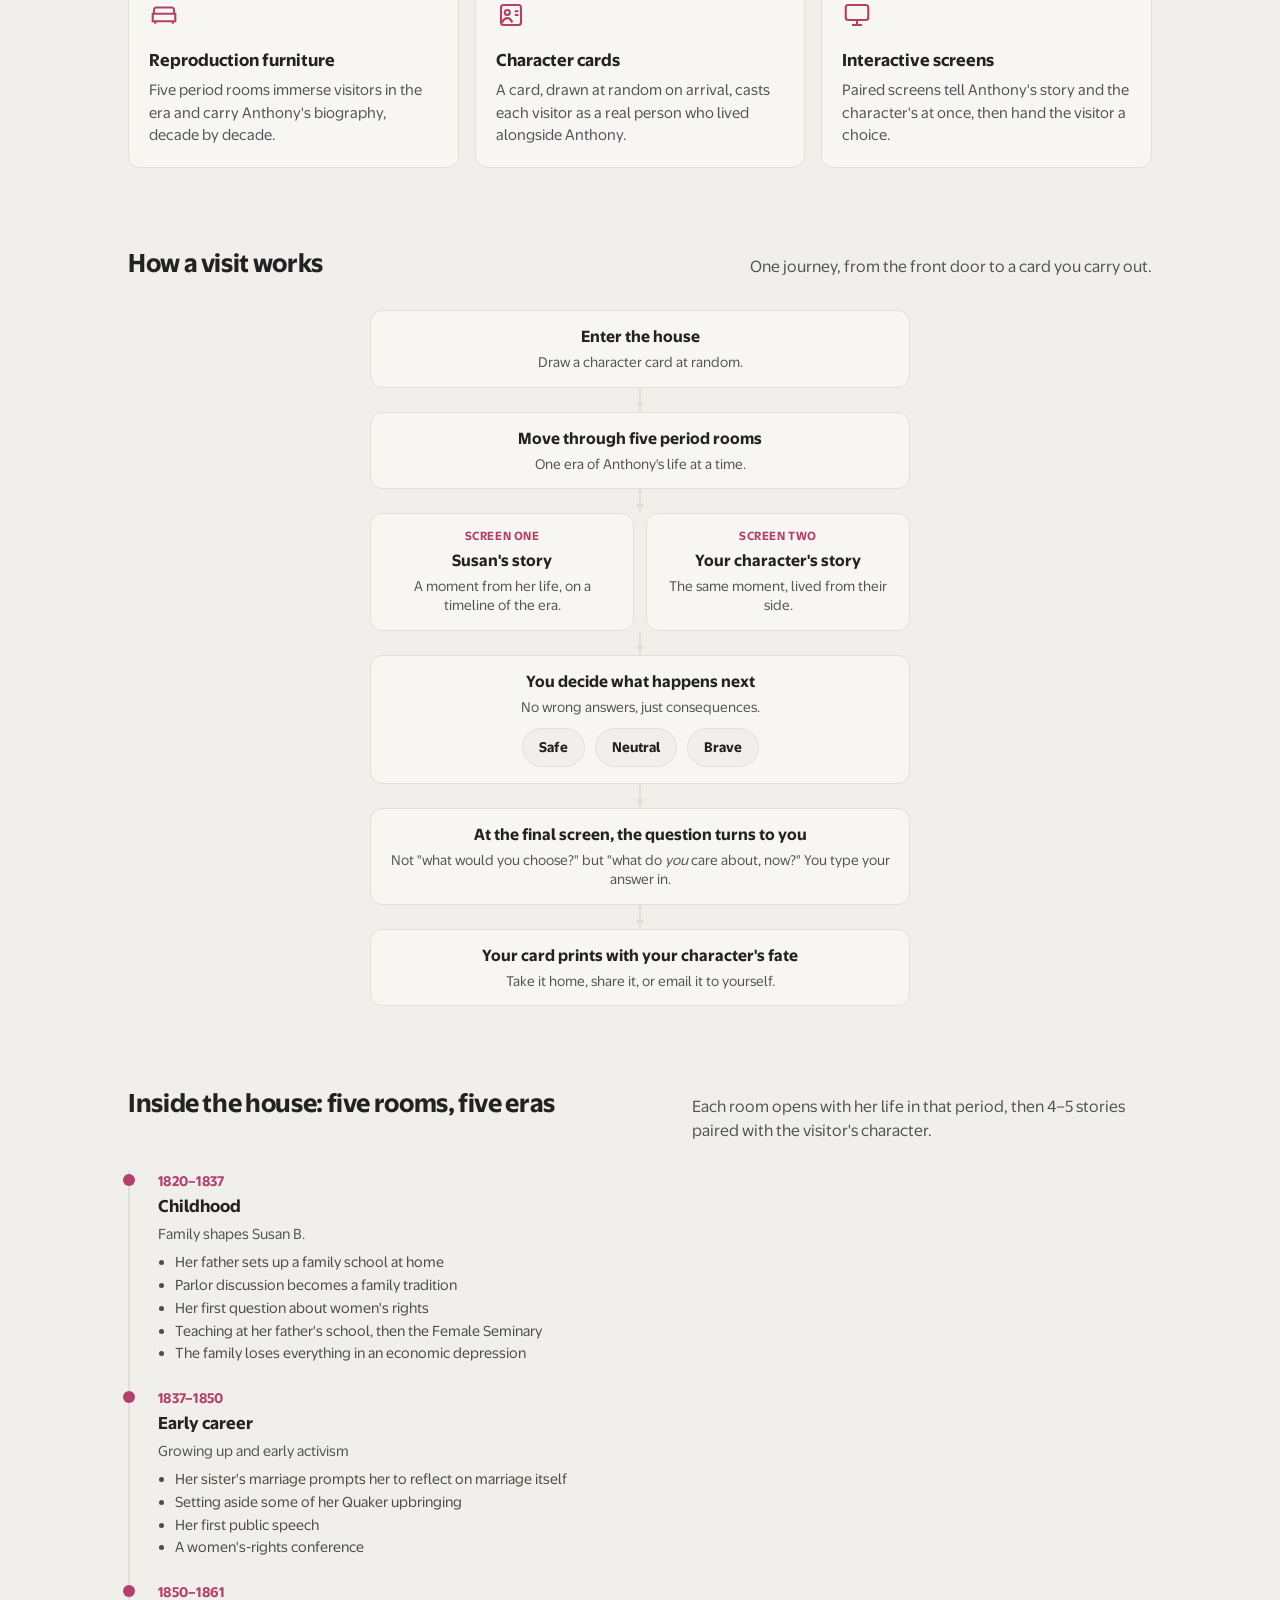
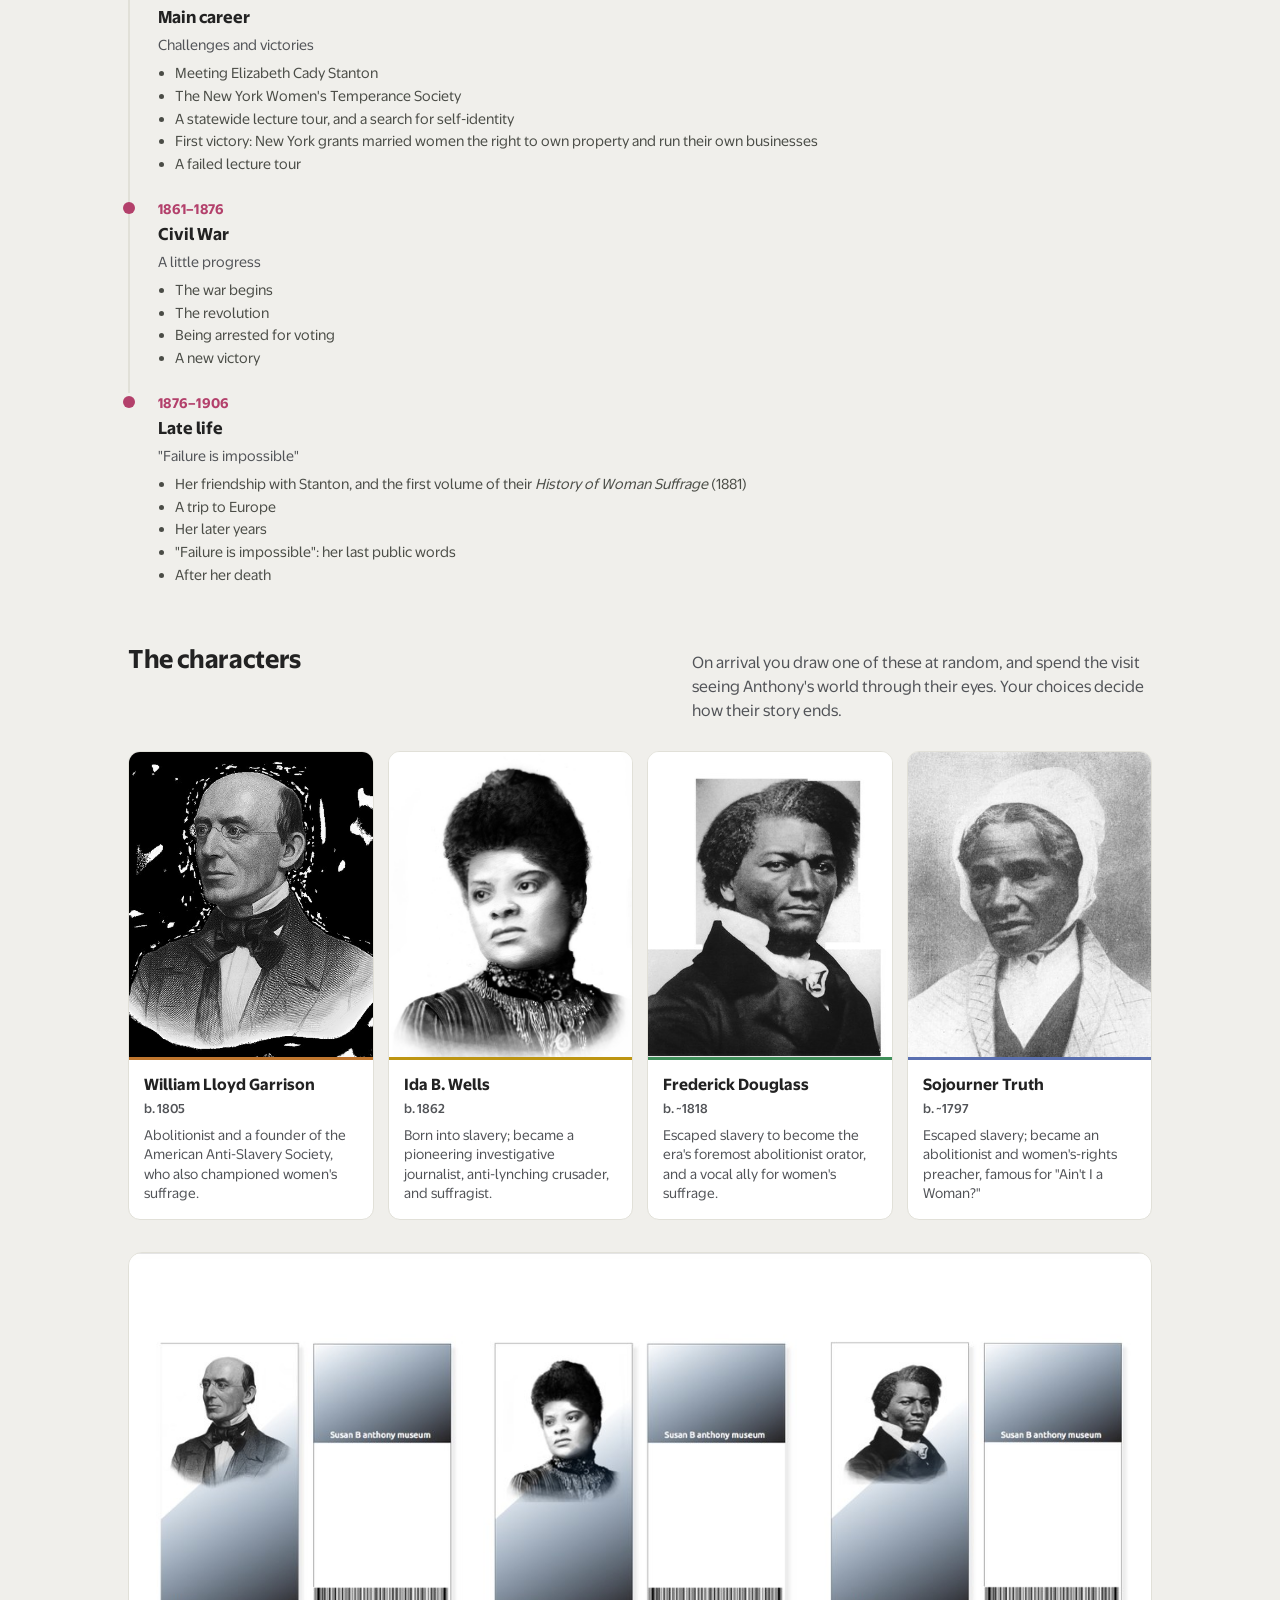
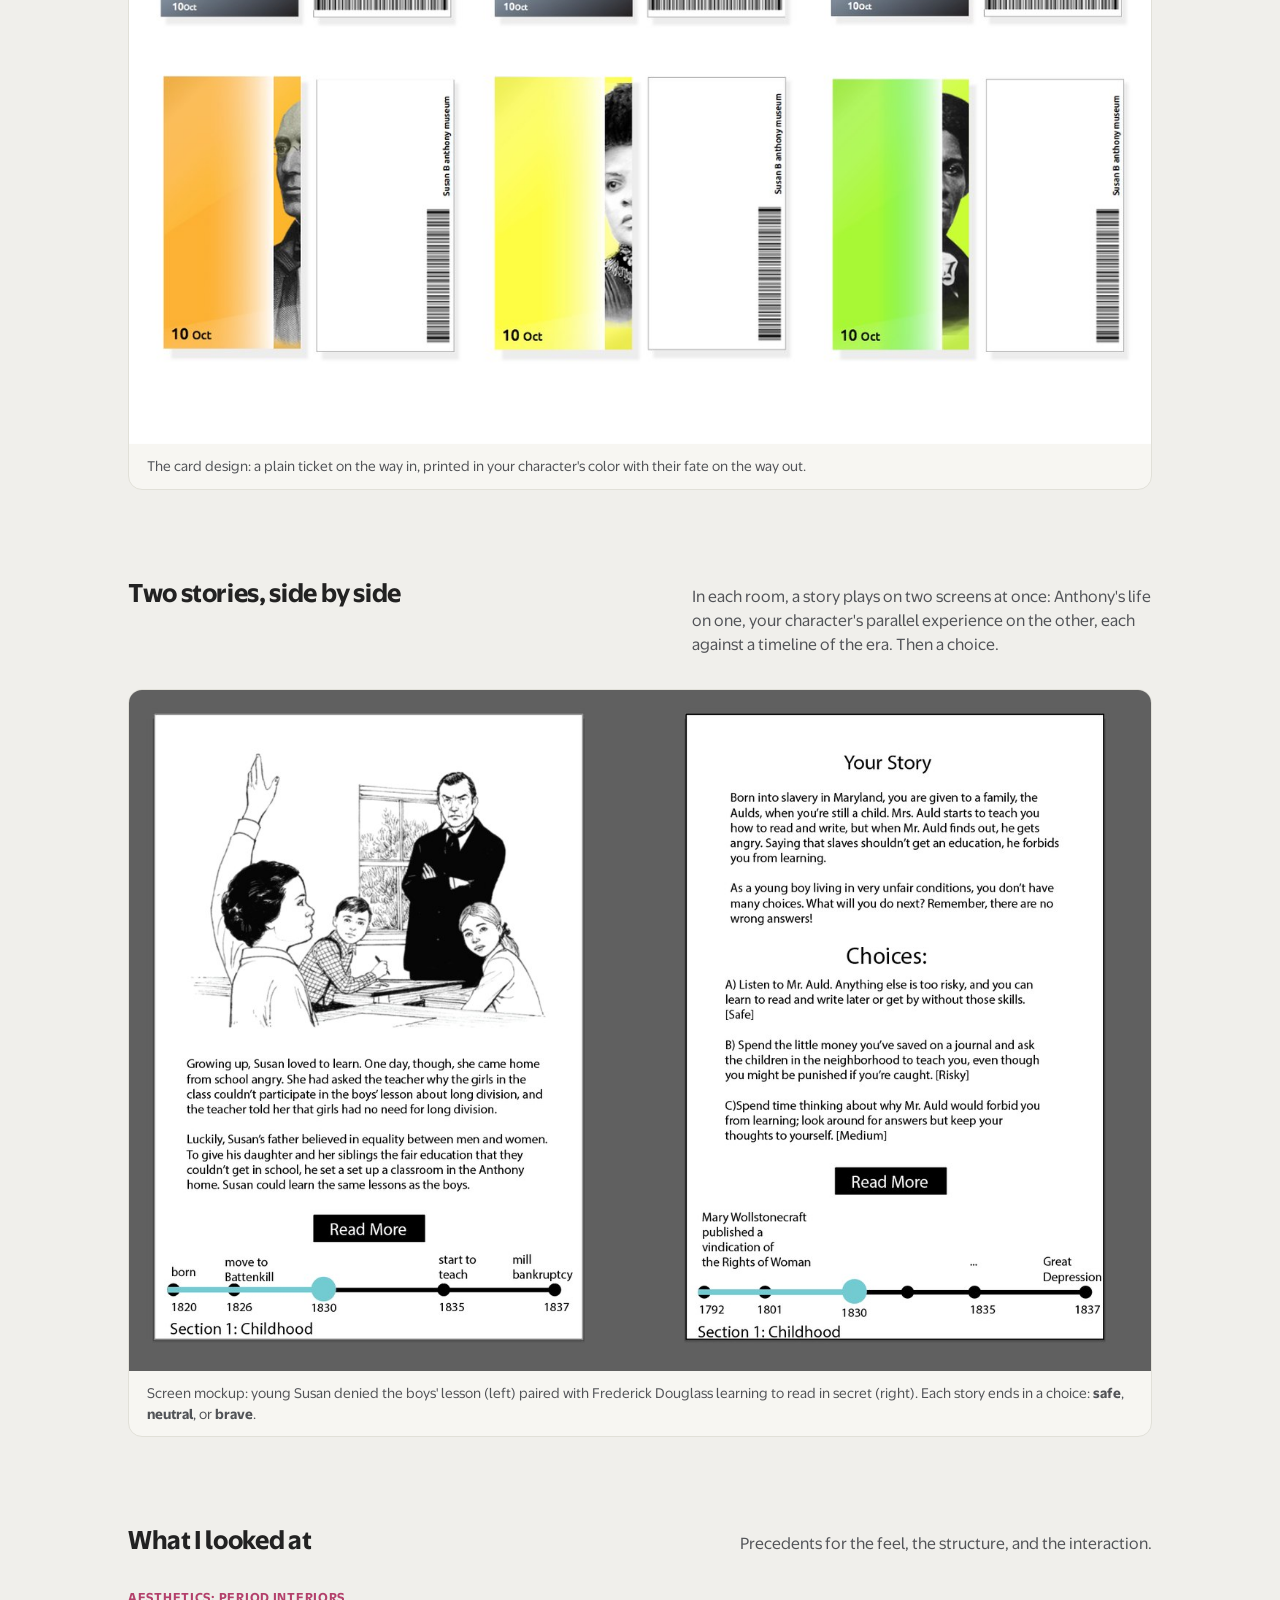
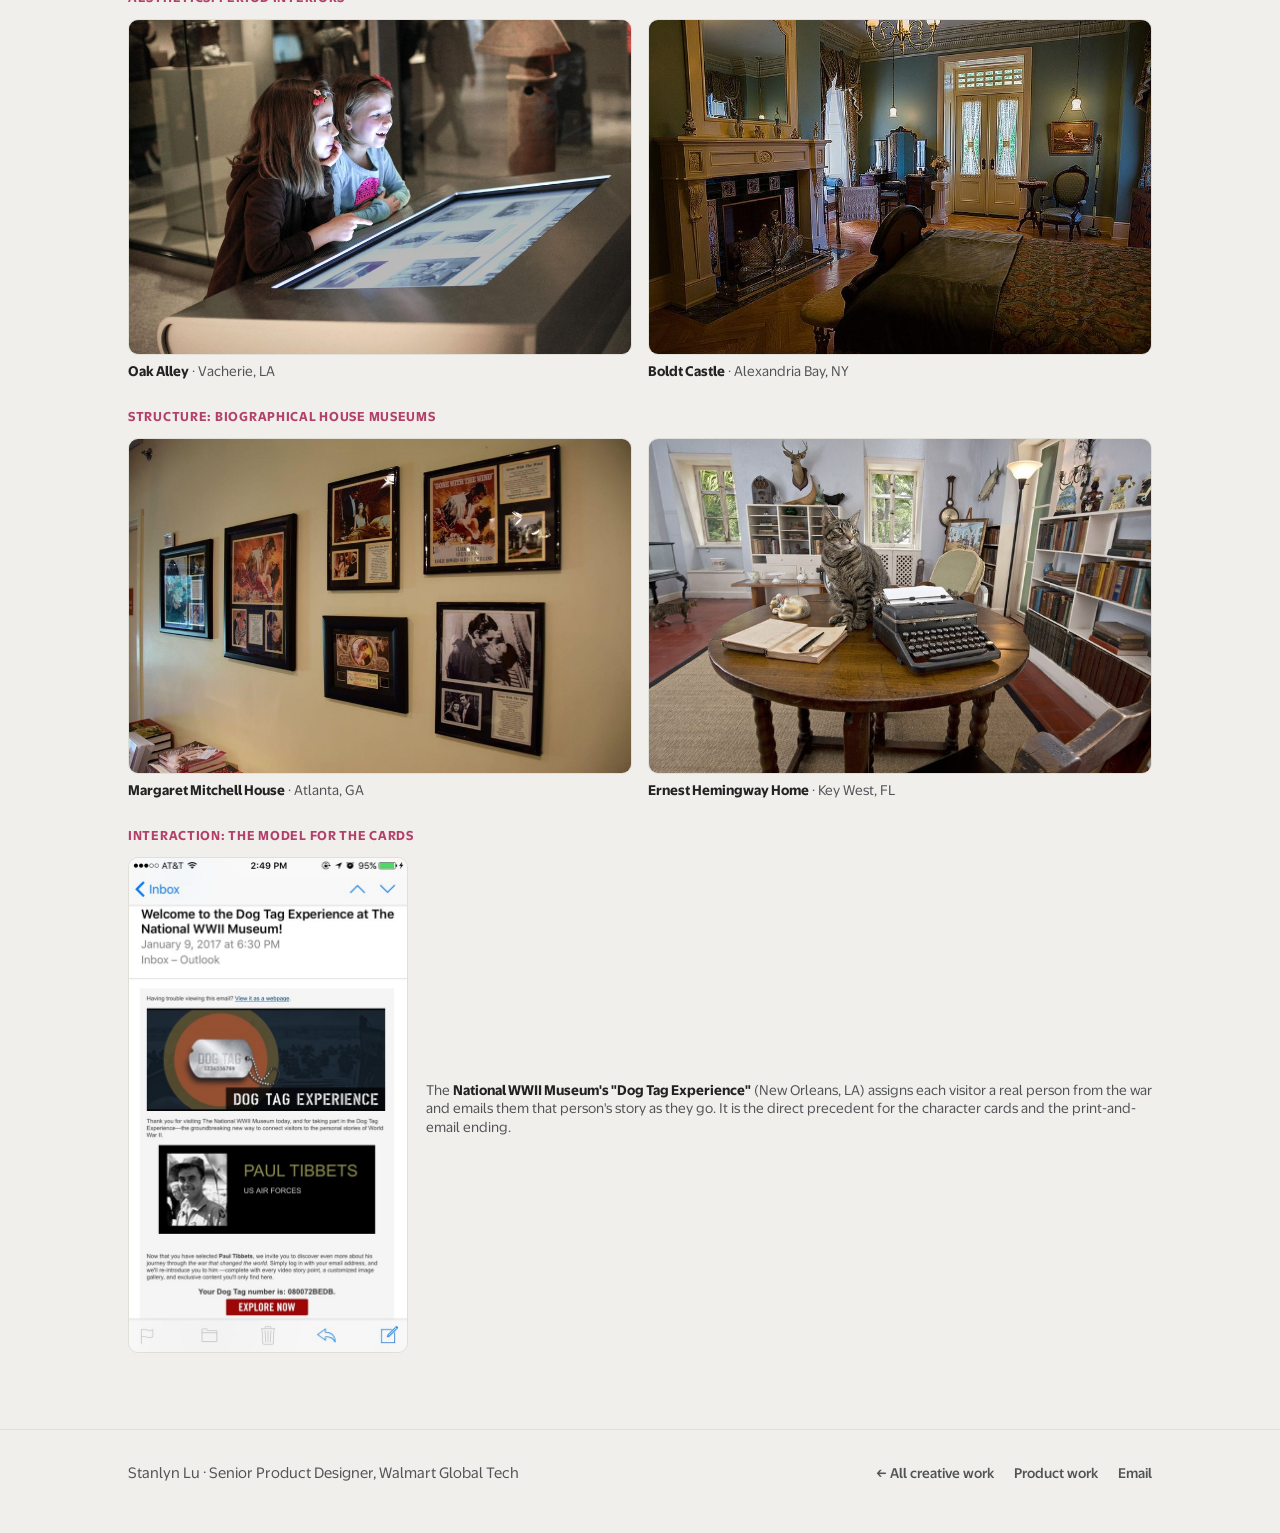
<file: creative-sba.html>
<!DOCTYPE html>
<html lang="en">
<head>
<meta charset="UTF-8">
<!-- Google tag (gtag.js) -->
<script async src="https://www.googletagmanager.com/gtag/js?id=G-T3NQX4SQDX"></script>
<script>
  window.dataLayer = window.dataLayer || [];
  function gtag(){dataLayer.push(arguments);}
  gtag('js', new Date());
  gtag('config', 'G-T3NQX4SQDX');
</script>

<meta name="viewport" content="width=device-width, initial-scale=1">
<title>Susan B. Anthony's House · Stanlyn Lu</title>
<meta name="description" content="A concept for an experiential museum in Susan B. Anthony's childhood home: visitors are cast as a historical character and live her era through their eyes. Exhibition and interaction design by Stanlyn (Ye) Lu.">
<link rel="icon" href="favicon.svg" type="image/svg+xml">
<link rel="stylesheet" href="creative.css?v=11">
</head>
<body>
<a class="skip" href="#main">Skip to content</a>
<div id="progress-bar" aria-hidden="true"></div>
<button id="back-top" aria-label="Back to top">
  <svg viewBox="0 0 12 12" fill="none" stroke="currentColor" stroke-width="2" stroke-linecap="round" stroke-linejoin="round"><polyline points="2,8 6,4 10,8"/></svg>
  Top
</button>

<header>
  <div class="wrap nav">
    <a href="index.html" class="brand" aria-label="Stanlyn Lu, home">
      <svg viewBox="0 0 200 200" width="22" height="22" aria-hidden="true"><circle cx="100" cy="100" r="100" fill="#2d8841"/><g fill="none" stroke="#fff" stroke-miterlimit="10" stroke-width="5"><line x1="44.69" y1="21.51" x2="100.91" y2="77.73"/><line x1="155.31" y1="21.51" x2="98.39" y2="78.42"/><line x1="44.69" y1="121.14" x2="100" y2="176.45"/><line x1="155.31" y1="121.14" x2="98.26" y2="178.19"/><line x1="100" y1="73.99" x2="100" y2="155.83"/></g></svg>
      Stanlyn Lu
    </a>
    <nav class="navlinks" aria-label="Primary">
      <a class="navlink" href="index.html#works">Works</a>
      <a class="navlink active keep" href="creative.html">Creative</a>
      <a class="navlink" href="index.html#about">About</a>
      <a class="navlink" href="index.html#contact">Contact</a>
    </nav>
  </div>
</header>

<main id="main">
  <section class="hero">
    <div class="wrap">
      <div class="hero-top">
        <a class="back" href="creative.html"><svg viewBox="0 0 24 24" fill="none" stroke="currentColor" stroke-width="2" aria-hidden="true"><path d="M15 18l-6-6 6-6"/></svg>Creative</a>
        <span class="eyebrow"><span class="dot" aria-hidden="true"></span>Experiential · exhibition design</span>
      </div>
      <h1>Susan B. Anthony's <span class="accent">House</span></h1>
      <p class="hook">A concept for a museum in the suffragist's childhood home, where visitors don't just read her history; they live it, through the eyes of someone who was there.</p>
    </div>
  </section>

  <section style="padding-top:0">
    <div class="wrap">
      <figure class="figure">
        <img src="assets/creative/sba-house.jpg" alt="The Susan B. Anthony childhood home, a white brick house in Battenville, New York, with a VOTE sign in the front yard">
        <figcaption>The Anthony family home in Battenville, New York, the museum's setting.</figcaption>
      </figure>
      <div class="meta">
        <div class="m"><div class="k">Role</div><div class="v">Competitive analysis · Interaction design</div></div>
        <div class="m"><div class="k">Methods</div><div class="v">Competitive analysis · Storyboard · User flow · Wireframe · Exhibition design · Interaction design</div></div>
        <div class="m"><div class="k">Team</div><div class="v">Laura Kerry (PM) · Jina Jung (UI) · Yiyao Nie (Research)</div></div>
      </div>
    </div>
  </section>

  <!-- OVERVIEW -->
  <section style="padding-top:0">
    <div class="wrap">
      <div class="sec-head"><h2>Overview</h2></div>
      <div class="prose">
        <p class="lead">A museum set in Susan B. Anthony's childhood home in Battenville, New York, telling her life through the lens of <em>"living in history."</em></p>
        <p>The idea: by stepping into the history <em>around</em> Anthony, young visitors come to see the history they are living in right now, and their own power to shape it. So the museum doesn't just narrate a life. It casts each visitor inside one.</p>
      </div>
    </div>
  </section>

  <!-- FRAMEWORK -->
  <section style="padding-top:0">
    <div class="wrap">
      <div class="sec-head"><h2>The framework</h2><p class="sec-sub">Three devices carry the experience through the house.</p></div>
      <div class="devices">
        <div class="device">
          <svg class="ic" viewBox="0 0 24 24" fill="none" stroke="currentColor" stroke-width="1.7" aria-hidden="true"><path d="M4 11V8a2 2 0 0 1 2-2h12a2 2 0 0 1 2 2v3"/><path d="M3 11h18v6H3z"/><path d="M5 17v2M19 17v2"/></svg>
          <h4>Reproduction furniture</h4>
          <p>Five period rooms immerse visitors in the era and carry Anthony's biography, decade by decade.</p>
        </div>
        <div class="device">
          <svg class="ic" viewBox="0 0 24 24" fill="none" stroke="currentColor" stroke-width="1.7" aria-hidden="true"><rect x="4" y="4" width="16" height="16" rx="2"/><circle cx="9" cy="10" r="2"/><path d="M5 18c1-2.5 3-3.5 4-3.5s3 1 4 3.5"/><path d="M15 9h3M15 12h3"/></svg>
          <h4>Character cards</h4>
          <p>A card, drawn at random on arrival, casts each visitor as a real person who lived alongside Anthony.</p>
        </div>
        <div class="device">
          <svg class="ic" viewBox="0 0 24 24" fill="none" stroke="currentColor" stroke-width="1.7" aria-hidden="true"><rect x="3" y="4" width="18" height="12" rx="2"/><path d="M8 20h8M12 16v4"/></svg>
          <h4>Interactive screens</h4>
          <p>Paired screens tell Anthony's story and the character's at once, then hand the visitor a choice.</p>
        </div>
      </div>
    </div>
  </section>

  <!-- HOW A VISIT WORKS -->
  <section style="padding-top:0">
    <div class="wrap">
      <div class="sec-head"><h2>How a visit works</h2><p class="sec-sub">One journey, from the front door to a card you carry out.</p></div>
      <div class="journey">
        <div class="jnode"><h4>Enter the house</h4><p>Draw a character card at random.</p></div>
        <div class="jarrow"></div>
        <div class="jnode"><h4>Move through five period rooms</h4><p>One era of Anthony's life at a time.</p></div>
        <div class="jarrow"></div>
        <div class="jsplit">
          <div class="jnode"><span class="tag">Screen one</span><h4>Susan's story</h4><p>A moment from her life, on a timeline of the era.</p></div>
          <div class="jnode"><span class="tag">Screen two</span><h4>Your character's story</h4><p>The same moment, lived from their side.</p></div>
        </div>
        <div class="jarrow"></div>
        <div class="jnode" style="padding-bottom:16px">
          <h4>You decide what happens next</h4>
          <p style="margin-bottom:11px">No wrong answers, just consequences.</p>
          <div class="jchoices"><span class="jchoice">Safe</span><span class="jchoice">Neutral</span><span class="jchoice">Brave</span></div>
        </div>
        <div class="jarrow"></div>
        <div class="jnode"><h4>At the final screen, the question turns to you</h4><p>Not "what would you choose?" but "what do <em>you</em> care about, now?" You type your answer in.</p></div>
        <div class="jarrow"></div>
        <div class="jnode"><h4>Your card prints with your character's fate</h4><p>Take it home, share it, or email it to yourself.</p></div>
      </div>
    </div>
  </section>

  <!-- FIVE SECTIONS -->
  <section style="padding-top:0">
    <div class="wrap">
      <div class="sec-head"><h2>Inside the house: five rooms, five eras</h2><p class="sec-sub">Each room opens with her life in that period, then 4–5 stories paired with the visitor's character.</p></div>
      <div class="timeline">
        <div class="ev">
          <div class="yr">1820–1837</div>
          <h4>Childhood</h4>
          <p class="sub">Family shapes Susan B.</p>
          <ul class="beats">
            <li>Her father sets up a family school at home</li>
            <li>Parlor discussion becomes a family tradition</li>
            <li>Her first question about women's rights</li>
            <li>Teaching at her father's school, then the Female Seminary</li>
            <li>The family loses everything in an economic depression</li>
          </ul>
        </div>
        <div class="ev">
          <div class="yr">1837–1850</div>
          <h4>Early career</h4>
          <p class="sub">Growing up and early activism</p>
          <ul class="beats">
            <li>Her sister's marriage prompts her to reflect on marriage itself</li>
            <li>Setting aside some of her Quaker upbringing</li>
            <li>Her first public speech</li>
            <li>A women's-rights conference</li>
          </ul>
        </div>
        <div class="ev">
          <div class="yr">1850–1861</div>
          <h4>Main career</h4>
          <p class="sub">Challenges and victories</p>
          <ul class="beats">
            <li>Meeting Elizabeth Cady Stanton</li>
            <li>The New York Women's Temperance Society</li>
            <li>A statewide lecture tour, and a search for self-identity</li>
            <li>First victory: New York grants married women the right to own property and run their own businesses</li>
            <li>A failed lecture tour</li>
          </ul>
        </div>
        <div class="ev">
          <div class="yr">1861–1876</div>
          <h4>Civil War</h4>
          <p class="sub">A little progress</p>
          <ul class="beats">
            <li>The war begins</li>
            <li>The revolution</li>
            <li>Being arrested for voting</li>
            <li>A new victory</li>
          </ul>
        </div>
        <div class="ev">
          <div class="yr">1876–1906</div>
          <h4>Late life</h4>
          <p class="sub">"Failure is impossible"</p>
          <ul class="beats">
            <li>Her friendship with Stanton, and the first volume of their <em>History of Woman Suffrage</em> (1881)</li>
            <li>A trip to Europe</li>
            <li>Her later years</li>
            <li>"Failure is impossible": her last public words</li>
            <li>After her death</li>
          </ul>
        </div>
      </div>
    </div>
  </section>

  <!-- CHARACTERS -->
  <section style="padding-top:0">
    <div class="wrap">
      <div class="sec-head"><h2>The characters</h2><p class="sec-sub">On arrival you draw one of these at random, and spend the visit seeing Anthony's world through their eyes. Your choices decide how their story ends.</p></div>
      <div class="charcards">
        <div class="charcard" style="--accent:#c0762e">
          <div class="pic"><img src="assets/creative/sba-garrison.jpg" alt="Portrait of William Lloyd Garrison" loading="lazy"></div>
          <div class="body"><h4>William Lloyd Garrison</h4><span class="yr">b. 1805</span><p>Abolitionist and a founder of the American Anti-Slavery Society, who also championed women's suffrage.</p></div>
        </div>
        <div class="charcard" style="--accent:#bd9512">
          <div class="pic"><img src="assets/creative/sba-wells.jpg" alt="Portrait of Ida B. Wells" loading="lazy"></div>
          <div class="body"><h4>Ida B. Wells</h4><span class="yr">b. 1862</span><p>Born into slavery; became a pioneering investigative journalist, anti-lynching crusader, and suffragist.</p></div>
        </div>
        <div class="charcard" style="--accent:#3f8f5a">
          <div class="pic"><img src="assets/creative/sba-douglass.jpg" alt="Portrait of Frederick Douglass" loading="lazy"></div>
          <div class="body"><h4>Frederick Douglass</h4><span class="yr">b. ~1818</span><p>Escaped slavery to become the era's foremost abolitionist orator, and a vocal ally for women's suffrage.</p></div>
        </div>
        <div class="charcard" style="--accent:#5a6fb0">
          <div class="pic"><img src="assets/creative/sba-truth.jpg" alt="Portrait of Sojourner Truth" loading="lazy"></div>
          <div class="body"><h4>Sojourner Truth</h4><span class="yr">b. ~1797</span><p>Escaped slavery; became an abolitionist and women's-rights preacher, famous for "Ain't I a Woman?"</p></div>
        </div>
      </div>
      <figure class="figure">
        <img src="assets/creative/sba-cards.jpg" alt="Card design: plain black-and-white tickets on entry, and color-coded cards printed with each character's portrait and fate on the way out" loading="lazy">
        <figcaption>The card design: a plain ticket on the way in, printed in your character's color with their fate on the way out.</figcaption>
      </figure>
    </div>
  </section>

  <!-- SCREENS -->
  <section style="padding-top:0">
    <div class="wrap">
      <div class="sec-head"><h2>Two stories, side by side</h2><p class="sec-sub">In each room, a story plays on two screens at once: Anthony's life on one, your character's parallel experience on the other, each against a timeline of the era. Then a choice.</p></div>
      <figure class="figure">
        <img src="assets/creative/sba-screens.jpg" alt="Screen mockup: Susan B. Anthony's story on the left, the visitor's character story with choices on the right, each above a timeline" loading="lazy">
        <figcaption>Screen mockup: young Susan denied the boys' lesson (left) paired with Frederick Douglass learning to read in secret (right). Each story ends in a choice: <b>safe</b>, <b>neutral</b>, or <b>brave</b>.</figcaption>
      </figure>
    </div>
  </section>

  <!-- REFERENCES -->
  <section style="padding-top:0">
    <div class="wrap">
      <div class="sec-head"><h2>What I looked at</h2><p class="sec-sub">Precedents for the feel, the structure, and the interaction.</p></div>
      <div class="refs">
        <div class="ref-group">
          <p class="rg-head">Aesthetics: period interiors</p>
          <div class="ref-grid">
            <figure class="ref"><img src="assets/creative/sba-oakalley.jpg" alt="Period bedroom interior at Oak Alley" loading="lazy"><figcaption><b>Oak Alley</b> · Vacherie, LA</figcaption></figure>
            <figure class="ref"><img src="assets/creative/sba-boldt.jpg" alt="Period parlor interior at Boldt Castle" loading="lazy"><figcaption><b>Boldt Castle</b> · Alexandria Bay, NY</figcaption></figure>
          </div>
        </div>
        <div class="ref-group">
          <p class="rg-head">Structure: biographical house museums</p>
          <div class="ref-grid">
            <figure class="ref"><img src="assets/creative/sba-mitchell.jpg" alt="Wall of framed stories at the Margaret Mitchell House" loading="lazy"><figcaption><b>Margaret Mitchell House</b> · Atlanta, GA</figcaption></figure>
            <figure class="ref"><img src="assets/creative/sba-hemingway.jpg" alt="Ernest Hemingway's study with his typewriter" loading="lazy"><figcaption><b>Ernest Hemingway Home</b> · Key West, FL</figcaption></figure>
          </div>
        </div>
        <div class="ref-group">
          <p class="rg-head">Interaction: the model for the cards</p>
          <figure class="ref tall">
            <img src="assets/creative/sba-dogtag.jpg" alt="Email from the National WWII Museum's Dog Tag Experience, assigning the visitor a real WWII figure" loading="lazy">
            <figcaption>The <b>National WWII Museum's "Dog Tag Experience"</b> (New Orleans, LA) assigns each visitor a real person from the war and emails them that person's story as they go. It is the direct precedent for the character cards and the print-and-email ending.</figcaption>
          </figure>
        </div>
      </div>
    </div>
  </section>
</main>

<footer>
  <div class="wrap foot-inner">
    <div class="foot-name">Stanlyn Lu · Senior Product Designer, Walmart Global Tech</div>
    <div class="foot-links">
      <a href="creative.html">← All creative work</a>
      <a href="index.html">Product work</a>
      <a href="mailto:stanlyn.lu@gmail.com">Email</a>
    </div>
  </div>
</footer>
<script>
(function(){
  var progressBar=document.getElementById('progress-bar');
  var backTop=document.getElementById('back-top');
  window.addEventListener('scroll',function(){
    var h=document.documentElement;
    var pct=h.scrollTop/(h.scrollHeight-h.clientHeight)*100;
    progressBar.style.width=pct+'%';
    backTop.classList.toggle('visible',pct>15);
  },{passive:true});
  backTop.addEventListener('click',function(){window.scrollTo({top:0,behavior:'smooth'});});
})();
</script>
</body>
</html>
</file>
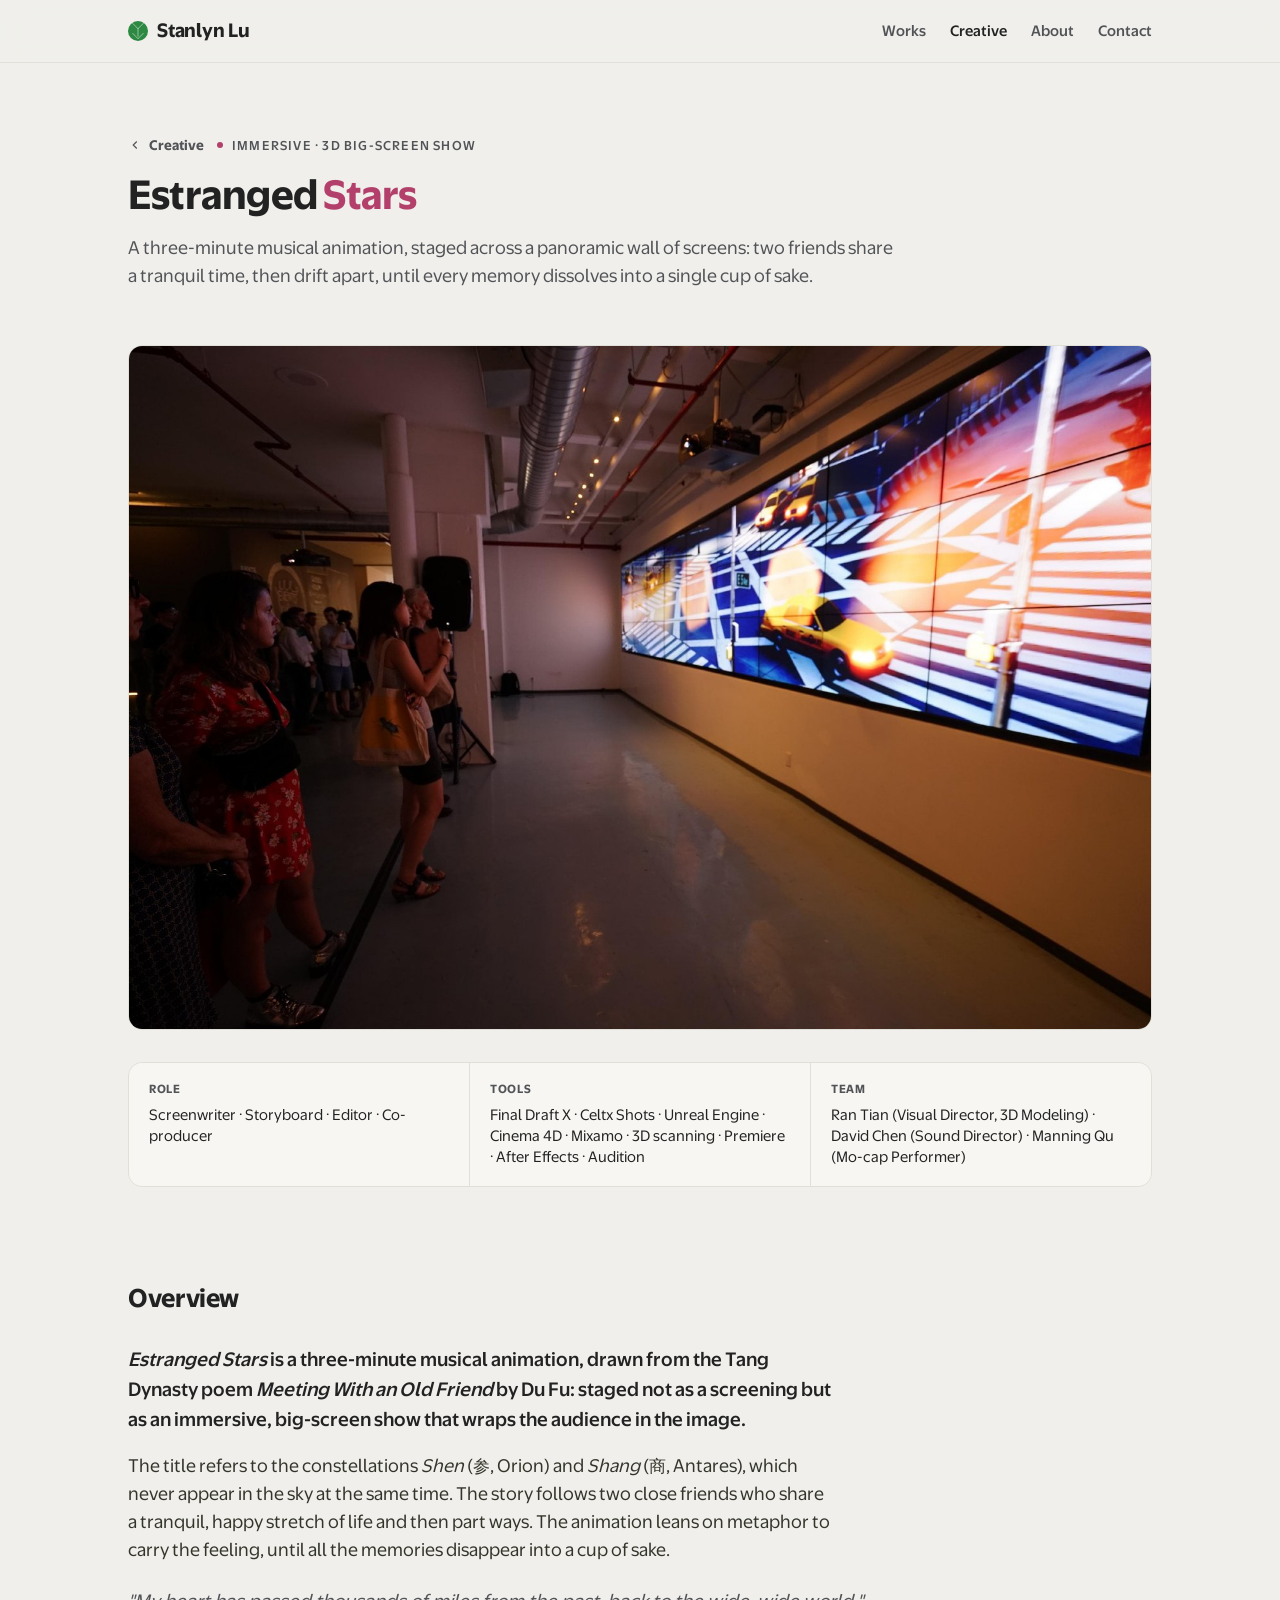
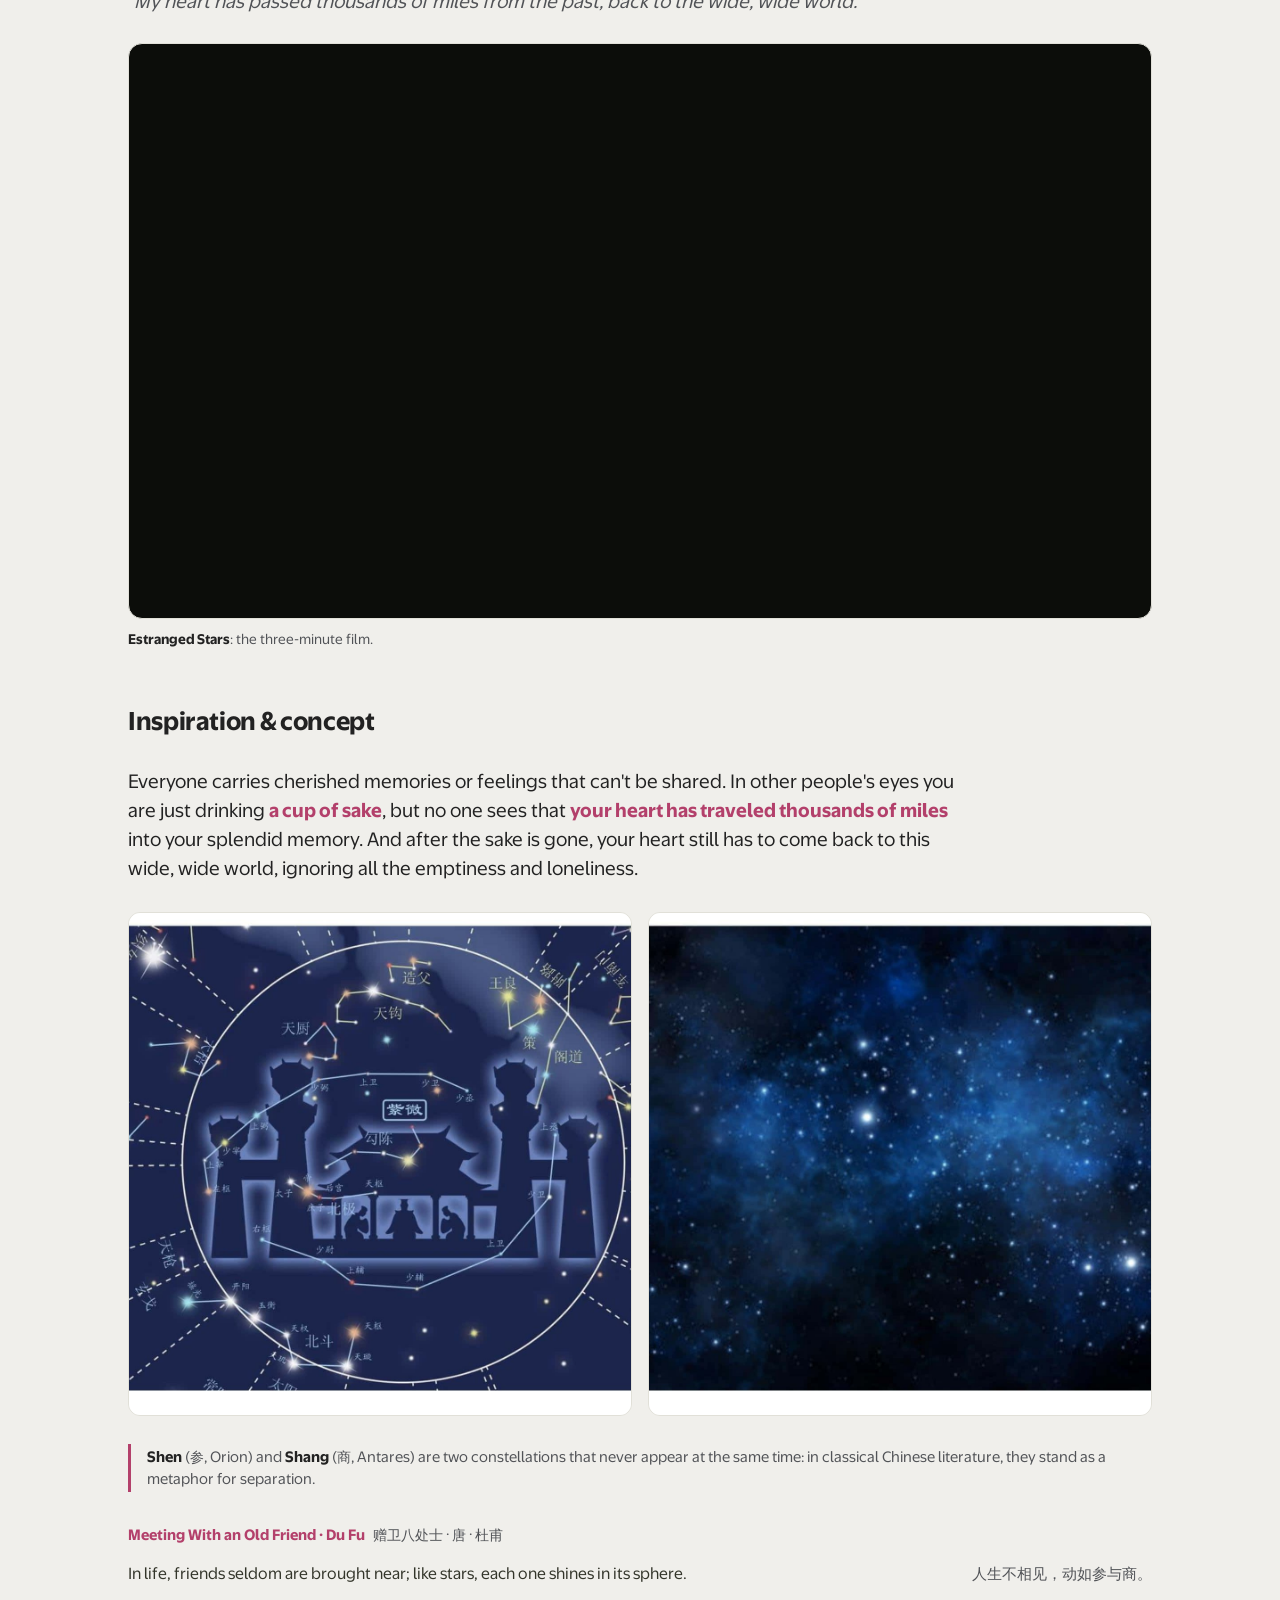
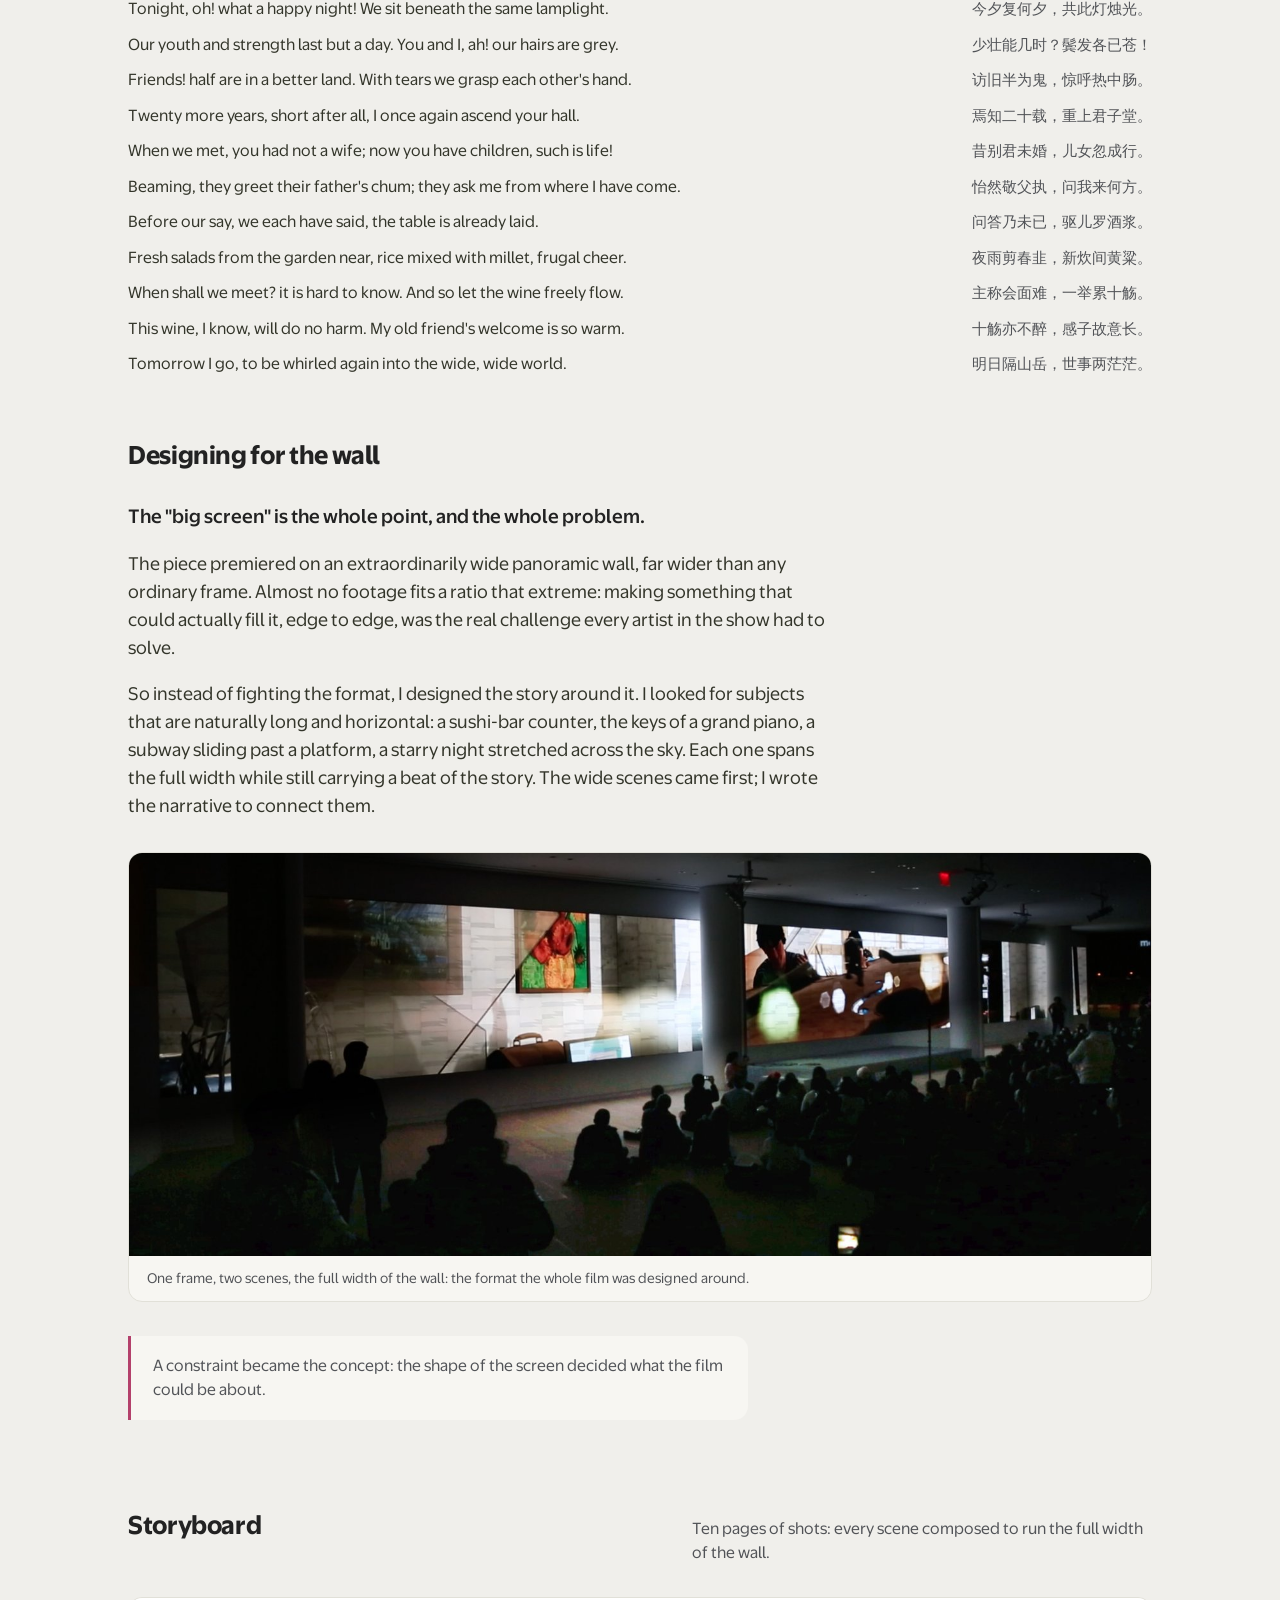
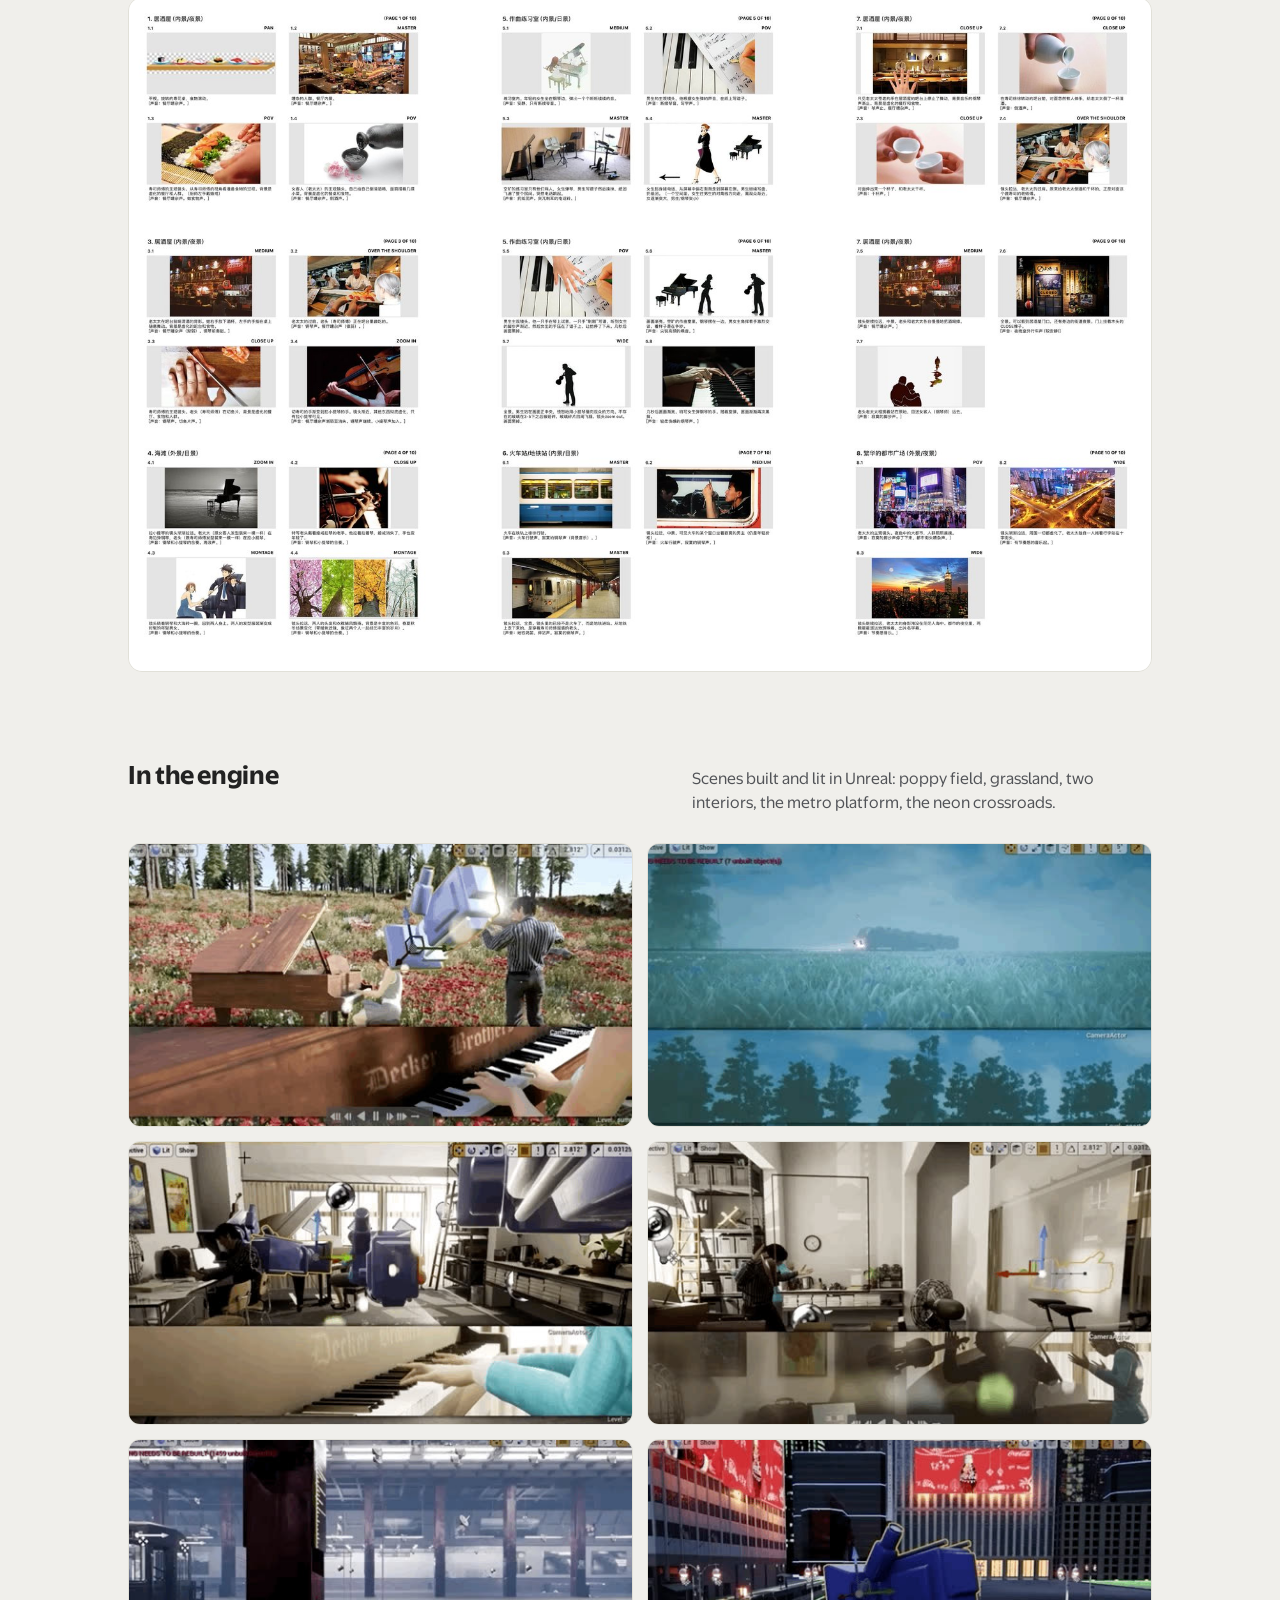
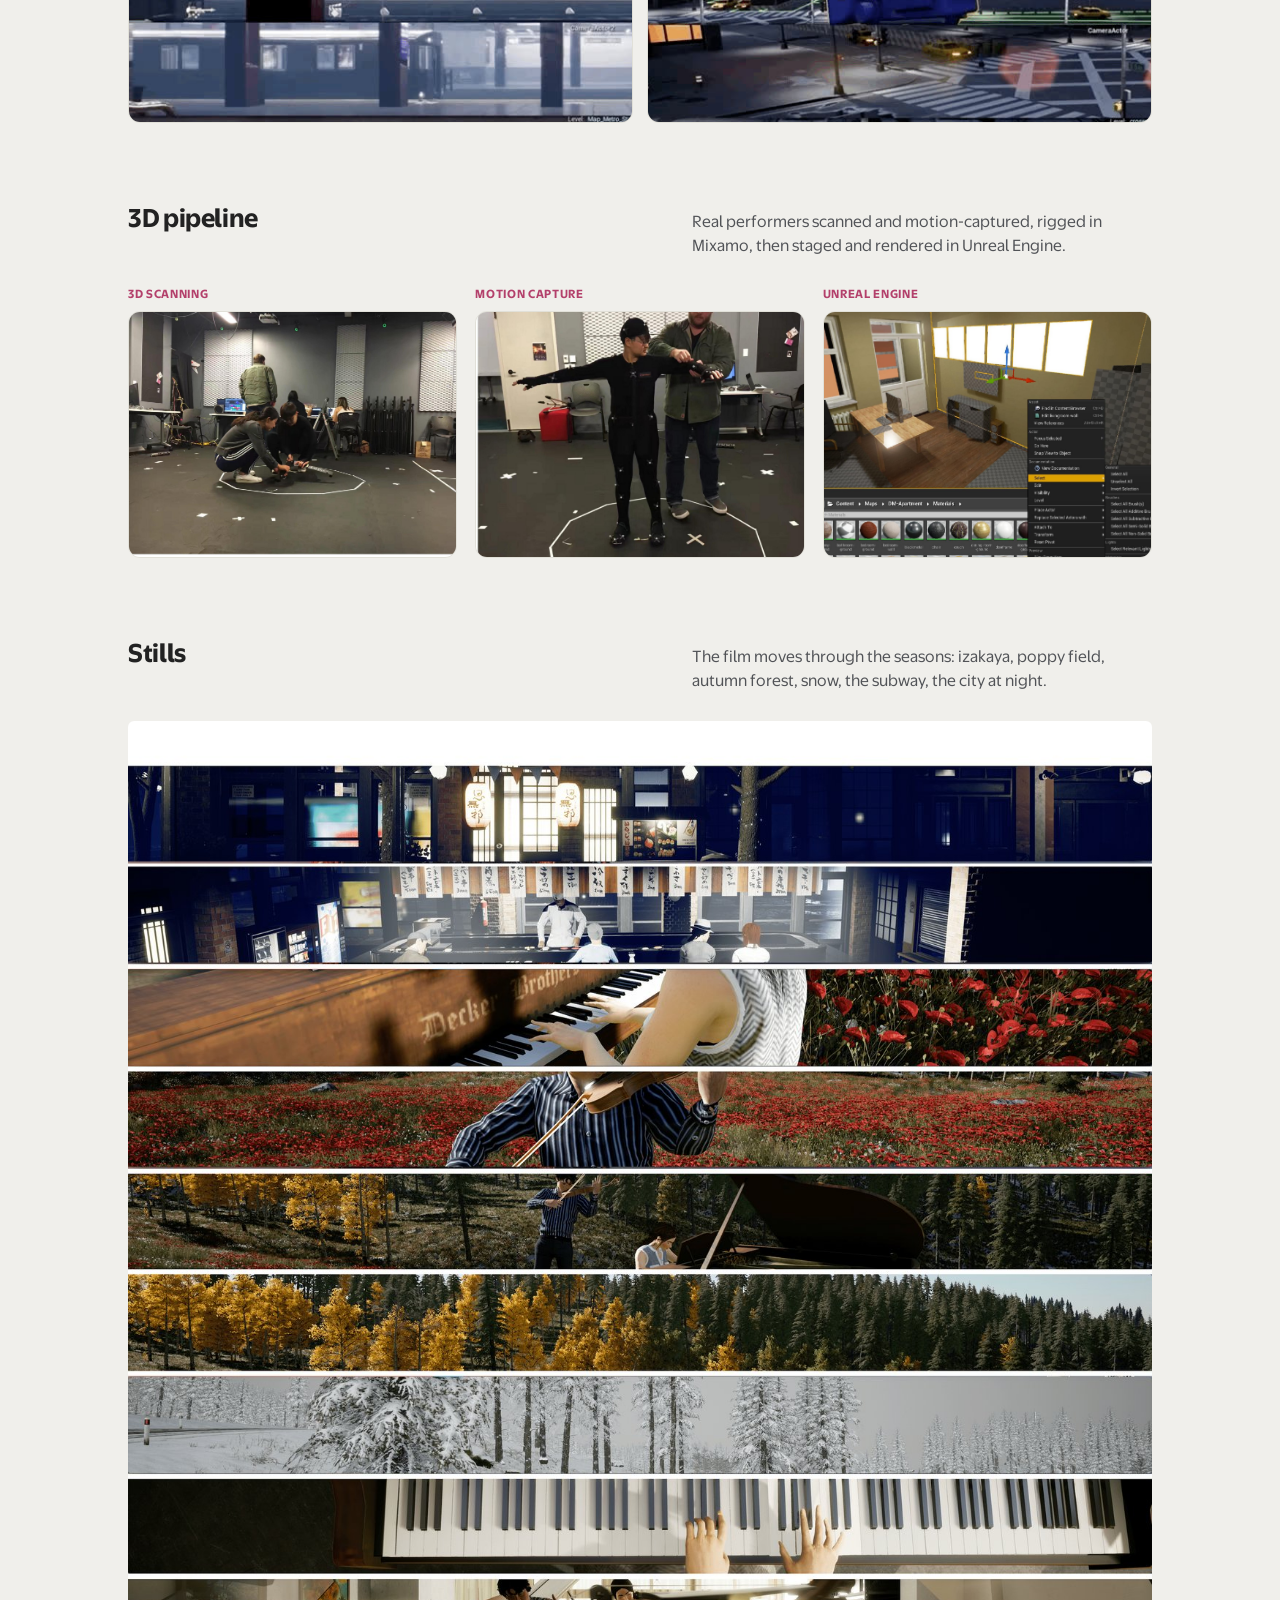
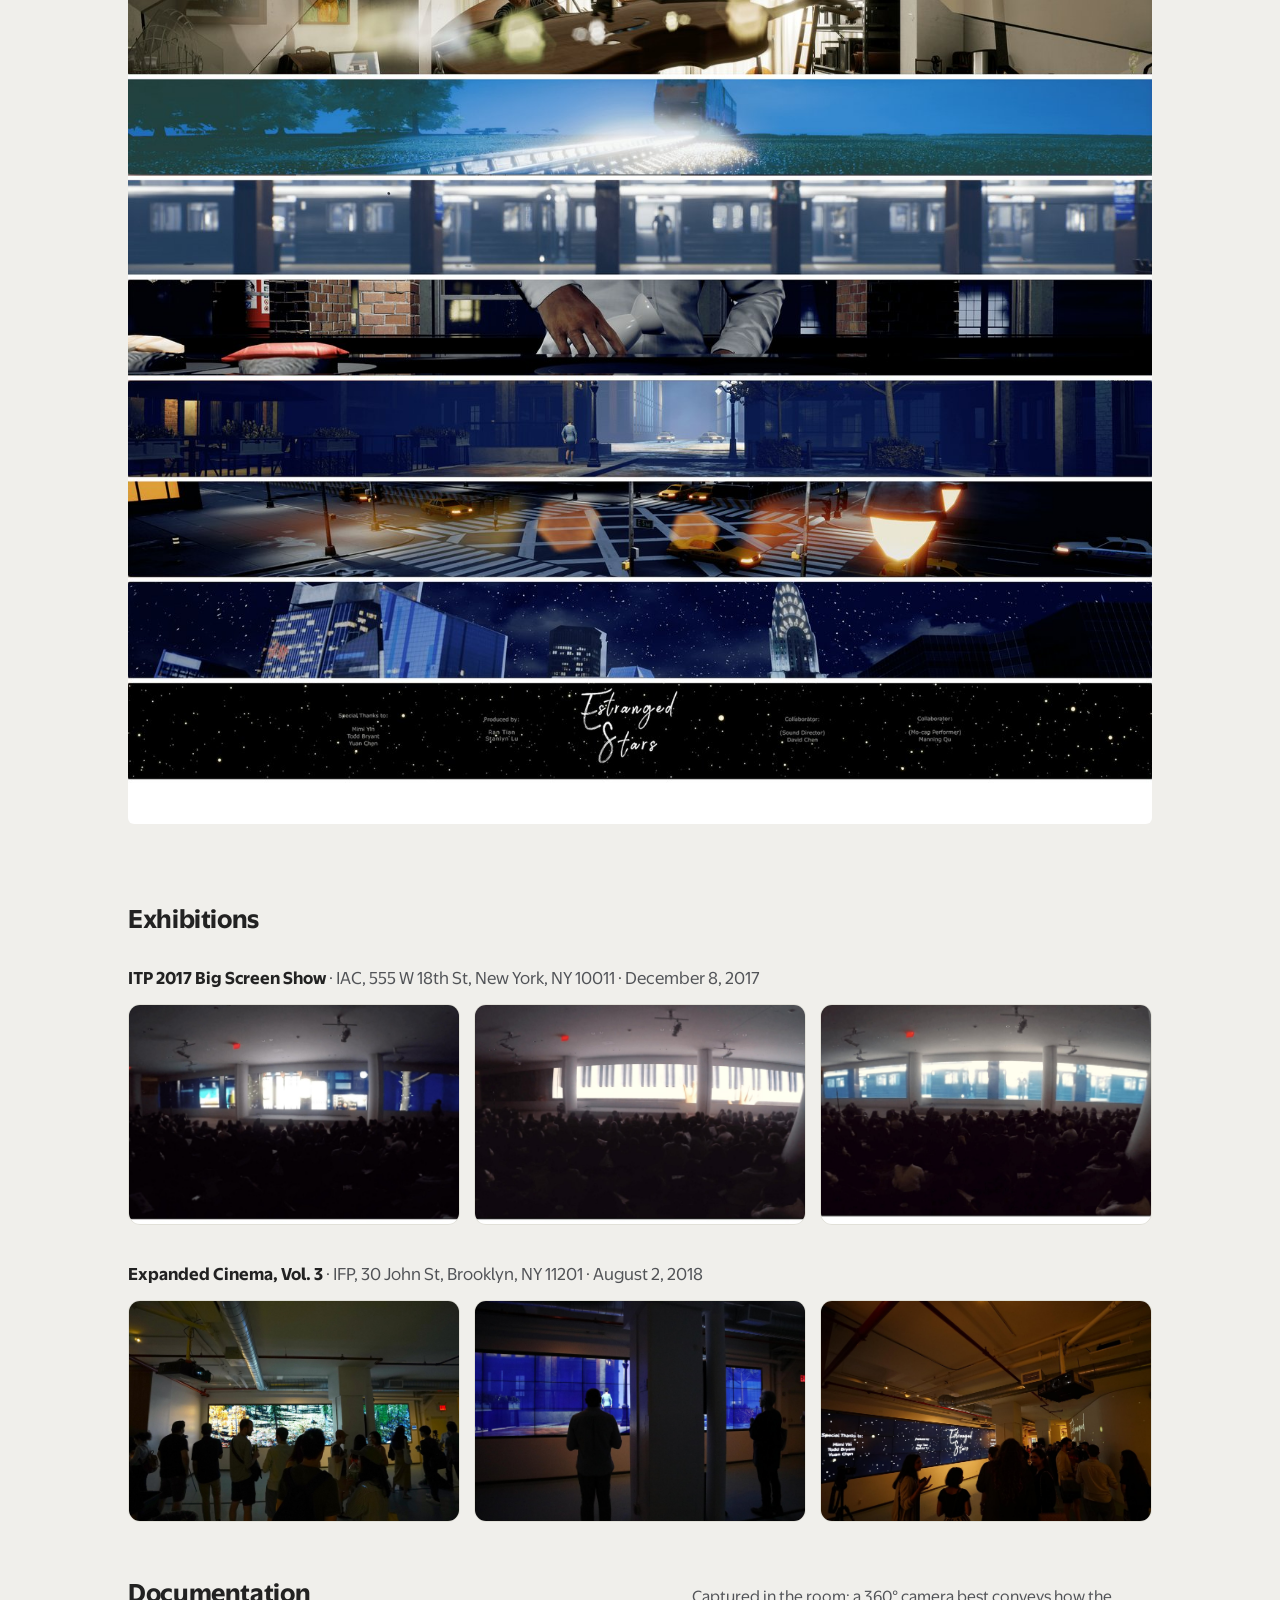
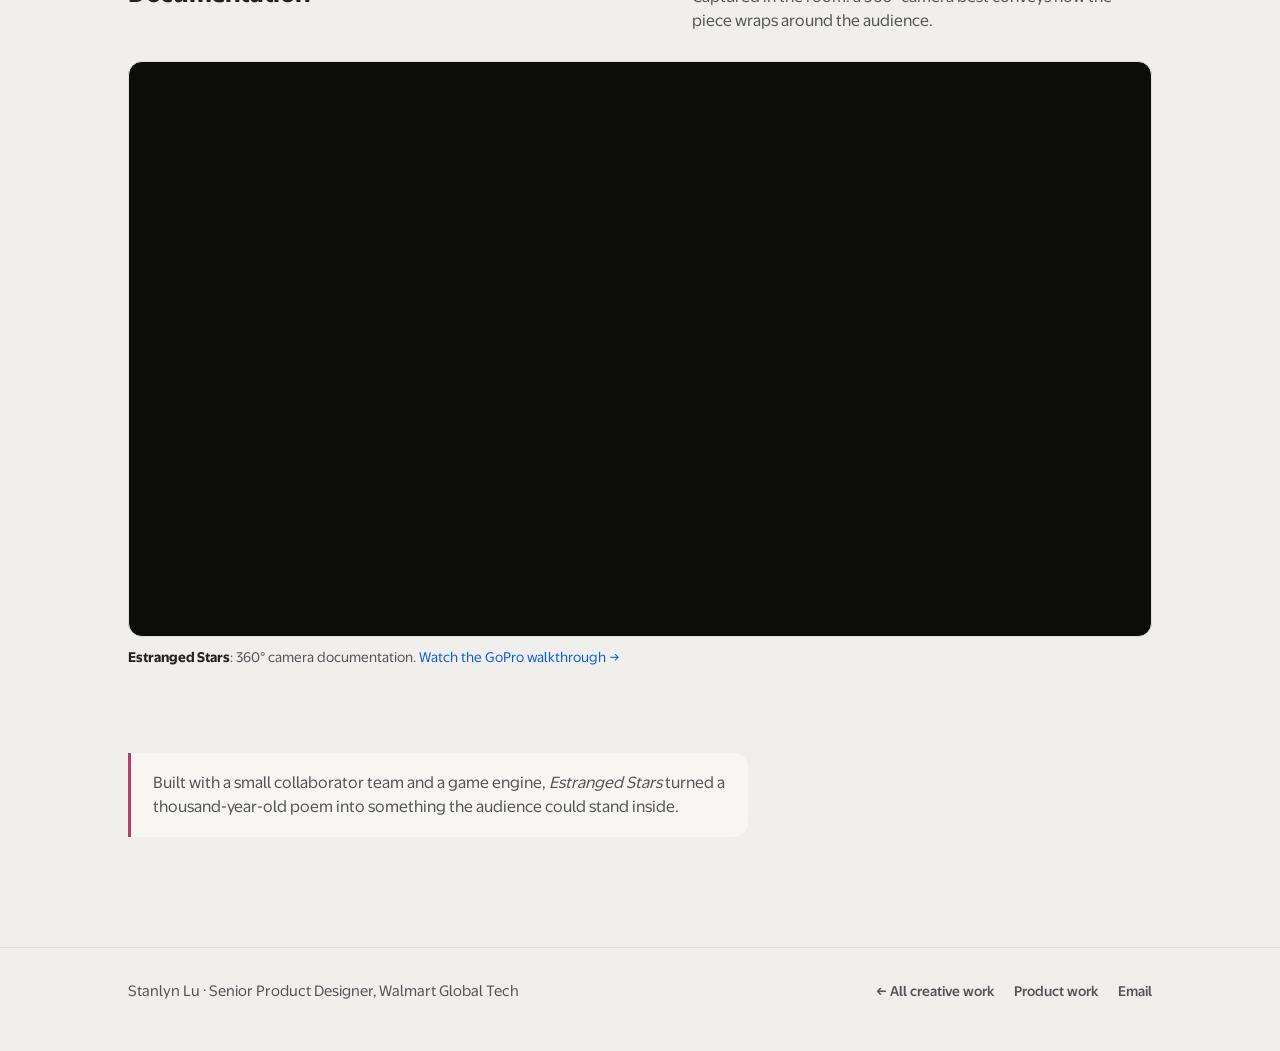
<file: creative-show.html>
<!DOCTYPE html>
<html lang="en">
<head>
<meta charset="UTF-8">
<!-- Google tag (gtag.js) -->
<script async src="https://www.googletagmanager.com/gtag/js?id=G-T3NQX4SQDX"></script>
<script>
  window.dataLayer = window.dataLayer || [];
  function gtag(){dataLayer.push(arguments);}
  gtag('js', new Date());
  gtag('config', 'G-T3NQX4SQDX');
</script>

<meta name="viewport" content="width=device-width, initial-scale=1">
<title>Estranged Stars · Stanlyn Lu</title>
<meta name="description" content="Estranged Stars: an immersive 3D big-screen show drawn from a Tang Dynasty poem, written, storyboarded, and edited by Stanlyn (Ye) Lu. Shown at ITP 2017 and Expanded Cinema Vol.3.">
<link rel="icon" href="favicon.svg" type="image/svg+xml">
<link rel="stylesheet" href="creative.css?v=11">
</head>
<body>
<a class="skip" href="#main">Skip to content</a>
<div id="progress-bar" aria-hidden="true"></div>
<button id="back-top" aria-label="Back to top">
  <svg viewBox="0 0 12 12" fill="none" stroke="currentColor" stroke-width="2" stroke-linecap="round" stroke-linejoin="round"><polyline points="2,8 6,4 10,8"/></svg>
  Top
</button>

<header>
  <div class="wrap nav">
    <a href="index.html" class="brand" aria-label="Stanlyn Lu, home">
      <svg viewBox="0 0 200 200" width="22" height="22" aria-hidden="true"><circle cx="100" cy="100" r="100" fill="#2d8841"/><g fill="none" stroke="#fff" stroke-miterlimit="10" stroke-width="5"><line x1="44.69" y1="21.51" x2="100.91" y2="77.73"/><line x1="155.31" y1="21.51" x2="98.39" y2="78.42"/><line x1="44.69" y1="121.14" x2="100" y2="176.45"/><line x1="155.31" y1="121.14" x2="98.26" y2="178.19"/><line x1="100" y1="73.99" x2="100" y2="155.83"/></g></svg>
      Stanlyn Lu
    </a>
    <nav class="navlinks" aria-label="Primary">
      <a class="navlink" href="index.html#works">Works</a>
      <a class="navlink active keep" href="creative.html">Creative</a>
      <a class="navlink" href="index.html#about">About</a>
      <a class="navlink" href="index.html#contact">Contact</a>
    </nav>
  </div>
</header>

<main id="main">
  <section class="hero">
    <div class="wrap">
      <div class="hero-top">
        <a class="back" href="creative.html"><svg viewBox="0 0 24 24" fill="none" stroke="currentColor" stroke-width="2" aria-hidden="true"><path d="M15 18l-6-6 6-6"/></svg>Creative</a>
        <span class="eyebrow"><span class="dot" aria-hidden="true"></span>Immersive · 3D big-screen show</span>
      </div>
      <h1>Estranged <span class="accent">Stars</span></h1>
      <p class="hook">A three-minute musical animation, staged across a panoramic wall of screens: two friends share a tranquil time, then drift apart, until every memory dissolves into a single cup of sake.</p>
    </div>
  </section>

  <!-- HERO IMAGE -->
  <section style="padding-top:0">
    <div class="wrap">
      <figure class="figure">
        <img src="assets/creative/es-installation.jpg" alt="Estranged Stars projected across a panoramic wall of screens, audience silhouetted in front of the neon-crossroads scene">
      </figure>

      <!-- META -->
      <div class="meta">
        <div class="m"><div class="k">Role</div><div class="v">Screenwriter · Storyboard · Editor · Co-producer</div></div>
        <div class="m"><div class="k">Tools</div><div class="v">Final Draft X · Celtx Shots · Unreal Engine · Cinema 4D · Mixamo · 3D scanning · Premiere · After Effects · Audition</div></div>
        <div class="m"><div class="k">Team</div><div class="v">Ran Tian (Visual Director, 3D Modeling) · David Chen (Sound Director) · Manning Qu (Mo-cap Performer)</div></div>
      </div>
    </div>
  </section>

  <!-- OVERVIEW -->
  <section style="padding-top:0">
    <div class="wrap">
      <div class="sec-head"><h2>Overview</h2></div>
      <div class="prose">
        <p class="lead"><em>Estranged Stars</em> is a three-minute musical animation, drawn from the Tang Dynasty poem <em>Meeting With an Old Friend</em> by Du Fu: staged not as a screening but as an immersive, big-screen show that wraps the audience in the image.</p>
        <p>The title refers to the constellations <em>Shen</em> (参, Orion) and <em>Shang</em> (商, Antares), which never appear in the sky at the same time. The story follows two close friends who share a tranquil, happy stretch of life and then part ways. The animation leans on metaphor to carry the feeling, until all the memories disappear into a cup of sake.</p>
      </div>
      <p class="bigquote tagline" style="margin-top:24px">"My heart has passed thousands of miles from the past, back to the wide, wide world."</p>

      <!-- MAIN FILM -->
      <div class="vid">
        <iframe src="https://player.vimeo.com/video/285446526" title="Estranged Stars: the film" allow="fullscreen; picture-in-picture" allowfullscreen loading="lazy"></iframe>
      </div>
      <p class="vidcap"><b>Estranged Stars</b>: the three-minute film.</p>
    </div>
  </section>

  <!-- INSPIRATION & CONCEPT -->
  <section style="padding-top:0">
    <div class="wrap">
      <div class="sec-head"><h2>Inspiration &amp; concept</h2></div>
      <p class="bigquote">Everyone carries cherished memories or feelings that can't be shared. In other people's eyes you are just drinking <b>a cup of sake</b>, but no one sees that <b>your heart has traveled thousands of miles</b> into your splendid memory. And after the sake is gone, your heart still has to come back to this wide, wide world, ignoring all the emptiness and loneliness.</p>

      <div class="concept">
        <div class="frame"><img src="assets/creative/es-constellation.jpg" alt="Chinese constellation chart showing two figures sharing a drink beneath the stars" loading="lazy"></div>
        <div class="frame"><img src="assets/creative/es-starfield.jpg" alt="Deep-blue starfield" loading="lazy"></div>
      </div>
      <p class="note"><b>Shen</b> (参, Orion) and <b>Shang</b> (商, Antares) are two constellations that never appear at the same time: in classical Chinese literature, they stand as a metaphor for separation.</p>

      <p class="poem-head">Meeting With an Old Friend · Du Fu<span class="zh">赠卫八处士 · 唐 · 杜甫</span></p>
      <div class="poem">
        <p class="en">In life, friends seldom are brought near; like stars, each one shines in its sphere.</p><p class="zh">人生不相见，动如参与商。</p>
        <p class="en">Tonight, oh! what a happy night! We sit beneath the same lamplight.</p><p class="zh">今夕复何夕，共此灯烛光。</p>
        <p class="en">Our youth and strength last but a day. You and I, ah! our hairs are grey.</p><p class="zh">少壮能几时？鬓发各已苍！</p>
        <p class="en">Friends! half are in a better land. With tears we grasp each other's hand.</p><p class="zh">访旧半为鬼，惊呼热中肠。</p>
        <p class="en">Twenty more years, short after all, I once again ascend your hall.</p><p class="zh">焉知二十载，重上君子堂。</p>
        <p class="en">When we met, you had not a wife; now you have children, such is life!</p><p class="zh">昔别君未婚，儿女忽成行。</p>
        <p class="en">Beaming, they greet their father's chum; they ask me from where I have come.</p><p class="zh">怡然敬父执，问我来何方。</p>
        <p class="en">Before our say, we each have said, the table is already laid.</p><p class="zh">问答乃未已，驱儿罗酒浆。</p>
        <p class="en">Fresh salads from the garden near, rice mixed with millet, frugal cheer.</p><p class="zh">夜雨剪春韭，新炊间黄粱。</p>
        <p class="en">When shall we meet? it is hard to know. And so let the wine freely flow.</p><p class="zh">主称会面难，一举累十觞。</p>
        <p class="en">This wine, I know, will do no harm. My old friend's welcome is so warm.</p><p class="zh">十觞亦不醉，感子故意长。</p>
        <p class="en">Tomorrow I go, to be whirled again into the wide, wide world.</p><p class="zh">明日隔山岳，世事两茫茫。</p>
      </div>
    </div>
  </section>

  <!-- DESIGNING FOR THE WALL -->
  <section style="padding-top:0">
    <div class="wrap">
      <div class="sec-head"><h2>Designing for the wall</h2></div>
      <div class="prose">
        <p class="lead">The "big screen" is the whole point, and the whole problem.</p>
        <p>The piece premiered on an extraordinarily wide panoramic wall, far wider than any ordinary frame. Almost no footage fits a ratio that extreme: making something that could actually fill it, edge to edge, was the real challenge every artist in the show had to solve.</p>
        <p>So instead of fighting the format, I designed the story around it. I looked for subjects that are naturally long and horizontal: a sushi-bar counter, the keys of a grand piano, a subway sliding past a platform, a starry night stretched across the sky. Each one spans the full width while still carrying a beat of the story. The wide scenes came first; I wrote the narrative to connect them.</p>
      </div>
      <figure class="figure">
        <img src="assets/creative/es-banner.jpg" alt="Estranged Stars playing across the full panoramic wall, two scenes side by side above a seated audience" loading="lazy">
        <figcaption>One frame, two scenes, the full width of the wall: the format the whole film was designed around.</figcaption>
      </figure>
      <div class="callout">A constraint became the concept: the shape of the screen decided what the film could be about.</div>
    </div>
  </section>

  <!-- STORYBOARD -->
  <section style="padding-top:0">
    <div class="wrap">
      <div class="sec-head"><h2>Storyboard</h2><p class="sec-sub">Ten pages of shots: every scene composed to run the full width of the wall.</p></div>
      <figure class="figure">
        <img src="assets/creative/es-storyboard.jpg" alt="Ten-page storyboard for Estranged Stars, shot by shot" loading="lazy">
      </figure>
    </div>
  </section>

  <!-- IN UNREAL ENGINE (GIFs) -->
  <section style="padding-top:0">
    <div class="wrap">
      <div class="sec-head"><h2>In the engine</h2><p class="sec-sub">Scenes built and lit in Unreal: poppy field, grassland, two interiors, the metro platform, the neon crossroads.</p></div>
      <div class="gifs">
        <div class="g"><video src="assets/creative/piano.mp4" poster="assets/creative/piano-poster.jpg" autoplay muted loop playsinline preload="metadata" aria-label="In-engine: grand piano in a field of poppies"></video></div>
        <div class="g"><video src="assets/creative/train.mp4" poster="assets/creative/train-poster.jpg" autoplay muted loop playsinline preload="metadata" aria-label="In-engine: a train crossing an open grassland"></video></div>
        <div class="g"><video src="assets/creative/room.mp4" poster="assets/creative/room-poster.jpg" autoplay muted loop playsinline preload="metadata" aria-label="In-engine: an apartment living room with a piano"></video></div>
        <div class="g"><video src="assets/creative/argue.mp4" poster="assets/creative/argue-poster.jpg" autoplay muted loop playsinline preload="metadata" aria-label="In-engine: figures in an apartment kitchen"></video></div>
        <div class="g"><video src="assets/creative/subway.mp4" poster="assets/creative/subway-poster.jpg" autoplay muted loop playsinline preload="metadata" aria-label="In-engine: a subway platform"></video></div>
        <div class="g"><video src="assets/creative/street.mp4" poster="assets/creative/street-poster.jpg" autoplay muted loop playsinline preload="metadata" aria-label="In-engine: a neon city crossroads at night"></video></div>
      </div>
    </div>
  </section>

  <!-- 3D MODELING -->
  <section style="padding-top:0">
    <div class="wrap">
      <div class="sec-head"><h2>3D pipeline</h2><p class="sec-sub">Real performers scanned and motion-captured, rigged in Mixamo, then staged and rendered in Unreal Engine.</p></div>
      <div class="steps">
        <div>
          <p class="lbl">3D scanning</p>
          <div class="frame"><img src="assets/creative/es-3d-scan.jpg" alt="Performers being 3D-scanned in a motion-capture studio" loading="lazy"></div>
        </div>
        <div>
          <p class="lbl">Motion capture</p>
          <div class="frame"><img src="assets/creative/es-mocap.jpg" alt="A performer in a motion-capture suit being directed" loading="lazy"></div>
        </div>
        <div>
          <p class="lbl">Unreal Engine</p>
          <div class="frame"><img src="assets/creative/es-unreal.jpg" alt="An apartment scene staged and lit in the Unreal Engine editor" loading="lazy"></div>
        </div>
      </div>
    </div>
  </section>

  <!-- FILM STILLS -->
  <section style="padding-top:0">
    <div class="wrap">
      <div class="sec-head"><h2>Stills</h2><p class="sec-sub">The film moves through the seasons: izakaya, poppy field, autumn forest, snow, the subway, the city at night.</p></div>
      <div class="filmstrip">
        <img src="assets/creative/es-filmstrip.jpg" alt="Widescreen stills from Estranged Stars, scene by scene through the seasons" loading="lazy">
      </div>
    </div>
  </section>

  <!-- EXHIBITIONS -->
  <section style="padding-top:0">
    <div class="wrap">
      <div class="sec-head"><h2>Exhibitions</h2></div>

      <div class="exhibit">
        <p class="x-head"><b>ITP 2017 Big Screen Show</b><span class="x-meta"> · IAC, 555 W 18th St, New York, NY 10011 · December 8, 2017</span></p>
        <div class="xgrid">
          <img src="assets/creative/es-itp-1.jpg" alt="ITP Big Screen Show: audience seated before the panoramic screens" loading="lazy">
          <img src="assets/creative/es-itp-2.jpg" alt="ITP Big Screen Show: piano keys spanning the panorama" loading="lazy">
          <img src="assets/creative/es-itp-3.jpg" alt="ITP Big Screen Show: the subway scene across the screens" loading="lazy">
        </div>
      </div>

      <div class="exhibit">
        <p class="x-head"><b>Expanded Cinema, Vol.&nbsp;3</b><span class="x-meta"> · IFP, 30 John St, Brooklyn, NY 11201 · August 2, 2018</span></p>
        <div class="xgrid">
          <img src="assets/creative/es-ifp-2.jpg" alt="Expanded Cinema Vol.3: visitors watching the autumn-forest scene on the long screen" loading="lazy">
          <img src="assets/creative/es-ifp-1.jpg" alt="Expanded Cinema Vol.3: a viewer silhouetted against the blue screens" loading="lazy">
          <img src="assets/creative/es-ifp-4.jpg" alt="Expanded Cinema Vol.3: the Estranged Stars end-card over a starfield" loading="lazy">
        </div>
      </div>
    </div>
  </section>

  <!-- DOCUMENTATION -->
  <section style="padding-top:0">
    <div class="wrap">
      <div class="sec-head"><h2>Documentation</h2><p class="sec-sub">Captured in the room: a 360° camera best conveys how the piece wraps around the audience.</p></div>
      <div class="vid">
        <iframe src="https://player.vimeo.com/video/277577203" title="Estranged Stars: 360° camera documentation" allow="fullscreen; picture-in-picture" allowfullscreen loading="lazy"></iframe>
      </div>
      <p class="vidcap"><b>Estranged Stars</b>: 360° camera documentation. <a href="https://vimeo.com/277578606" rel="noopener" target="_blank">Watch the GoPro walkthrough →</a></p>
    </div>
  </section>

  <section style="padding-top:0">
    <div class="wrap">
      <div class="callout">Built with a small collaborator team and a game engine, <em>Estranged Stars</em> turned a thousand-year-old poem into something the audience could stand inside.</div>
    </div>
  </section>
</main>

<footer>
  <div class="wrap foot-inner">
    <div class="foot-name">Stanlyn Lu · Senior Product Designer, Walmart Global Tech</div>
    <div class="foot-links">
      <a href="creative.html">← All creative work</a>
      <a href="index.html">Product work</a>
      <a href="mailto:stanlyn.lu@gmail.com">Email</a>
    </div>
  </div>
</footer>
<script>
(function(){
  var progressBar=document.getElementById('progress-bar');
  var backTop=document.getElementById('back-top');
  window.addEventListener('scroll',function(){
    var h=document.documentElement;
    var pct=h.scrollTop/(h.scrollHeight-h.clientHeight)*100;
    progressBar.style.width=pct+'%';
    backTop.classList.toggle('visible',pct>15);
  },{passive:true});
  backTop.addEventListener('click',function(){window.scrollTo({top:0,behavior:'smooth'});});
})();
</script>
</body>
</html>
</file>
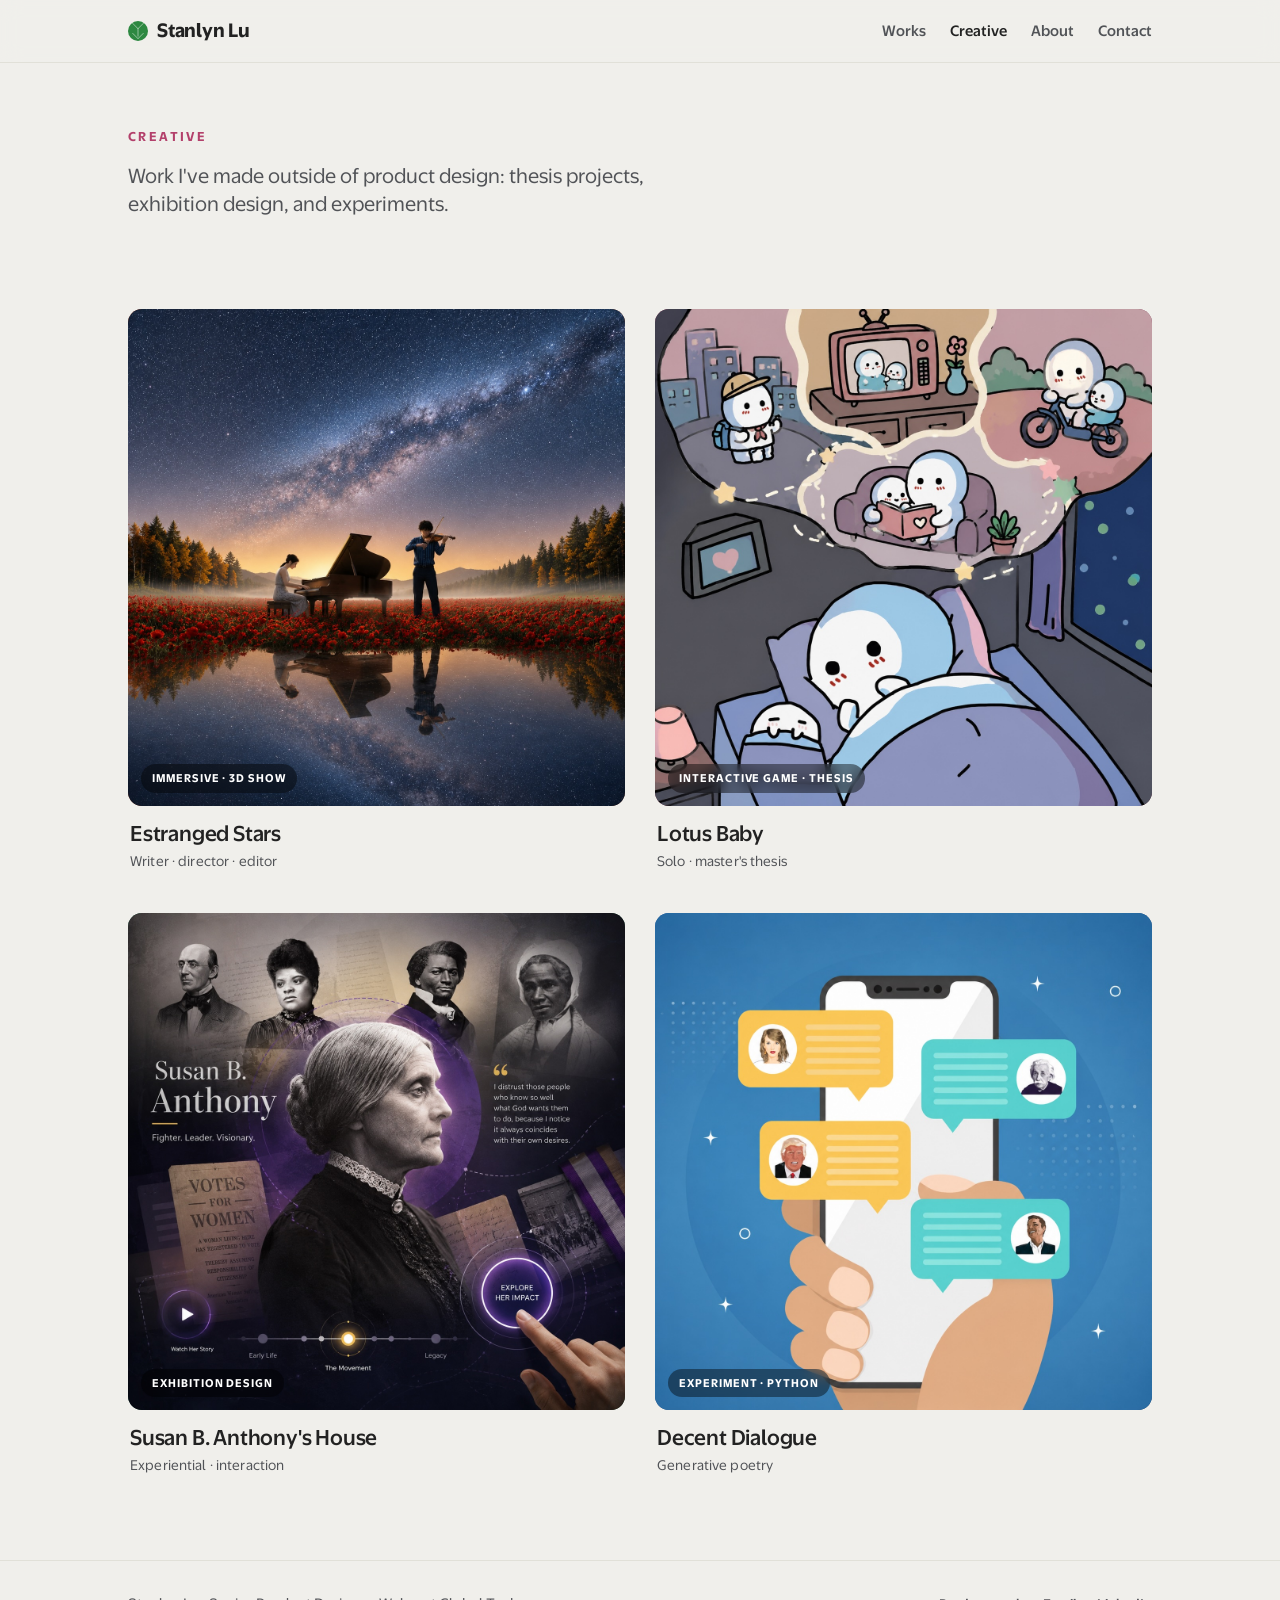
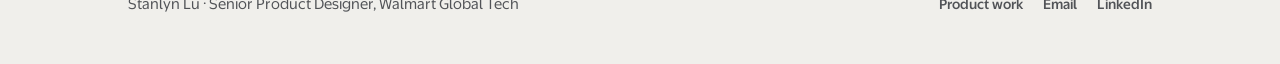
<file: creative.html>
<!DOCTYPE html>
<html lang="en">
<head>
<meta charset="UTF-8">
<!-- Google tag (gtag.js) -->
<script async src="https://www.googletagmanager.com/gtag/js?id=G-T3NQX4SQDX"></script>
<script>
  window.dataLayer = window.dataLayer || [];
  function gtag(){dataLayer.push(arguments);}
  gtag('js', new Date());
  gtag('config', 'G-T3NQX4SQDX');
</script>

<meta name="viewport" content="width=device-width, initial-scale=1">
<title>Creative · Stanlyn Lu</title>
<meta name="description" content="The creative work of Stanlyn (Ye) Lu: an immersive 3D show, an interactive thesis game, exhibition design, and an experimental chatbot.">
<meta property="og:title" content="Creative · Stanlyn Lu">
<meta property="og:description" content="Work I've made outside of product design: thesis projects, exhibition design, and experiments.">
<meta property="og:type" content="website">
<meta property="og:url" content="https://yelu.work/creative.html">
<link rel="icon" href="favicon.svg" type="image/svg+xml">
<link rel="preconnect" href="https://fonts.googleapis.com">
<link rel="preconnect" href="https://fonts.gstatic.com" crossorigin>
<link rel="preload" href="fonts/everyday-700.woff" as="font" type="font/woff" crossorigin>
<link rel="stylesheet" href="creative.css?v=11">
</head>
<body>
<a class="skip" href="#main">Skip to content</a>

<header>
  <div class="wrap nav">
    <a href="index.html" class="brand" aria-label="Stanlyn Lu, home">
      <svg viewBox="0 0 200 200" width="22" height="22" aria-hidden="true"><circle cx="100" cy="100" r="100" fill="#2d8841"/><g fill="none" stroke="#fff" stroke-miterlimit="10" stroke-width="5"><line x1="44.69" y1="21.51" x2="100.91" y2="77.73"/><line x1="155.31" y1="21.51" x2="98.39" y2="78.42"/><line x1="44.69" y1="121.14" x2="100" y2="176.45"/><line x1="155.31" y1="121.14" x2="98.26" y2="178.19"/><line x1="100" y1="73.99" x2="100" y2="155.83"/></g></svg>
      Stanlyn Lu
    </a>
    <nav class="navlinks" aria-label="Primary">
      <a class="navlink" href="index.html#works">Works</a>
      <a class="navlink active keep" href="creative.html" aria-current="page">Creative</a>
      <a class="navlink" href="index.html#about">About</a>
      <a class="navlink" href="index.html#contact">Contact</a>
    </nav>
  </div>
</header>

<main id="main">

  <!-- MASTHEAD (minimal) -->
  <section class="mast">
    <div class="wrap">
      <span class="kicker">Creative</span>
      <p class="index">Work I've made outside of product design: thesis projects, exhibition design, and experiments.</p>
    </div>
  </section>

  <!-- GALLERY -->
  <section aria-label="Creative projects">
    <div class="wrap">
      <div class="works">

        <a class="item" href="creative-show.html" data-cursor="Watch" style="--accent:#b3502f">
          <div class="cover">
            <img src="assets/creative/estranged-stars.jpg" alt="Still from Estranged Stars" loading="lazy">
            <span class="medium">Immersive · 3D show</span>
          </div>
          <div class="cap"><h3>Estranged Stars</h3><span class="scope">Writer · director · editor</span></div>
        </a>

        <a class="item" href="creative-lotus.html" data-cursor="Play" style="--accent:#9c4368">
          <div class="cover">
            <img src="assets/creative/lotus-baby.jpg" alt="Lotus Baby interactive game" loading="lazy">
            <span class="medium">Interactive game · thesis</span>
          </div>
          <div class="cap"><h3>Lotus Baby</h3><span class="scope">Solo · master's thesis</span></div>
        </a>

        <a class="item" href="creative-sba.html" data-cursor="Explore" style="--accent:#2f6e57">
          <div class="cover">
            <img src="assets/creative/sba.jpg" alt="Susan B. Anthony's House exhibition" loading="lazy">
            <span class="medium">Exhibition design</span>
          </div>
          <div class="cap"><h3>Susan B. Anthony's House</h3><span class="scope">Experiential · interaction</span></div>
        </a>

        <a class="item" href="creative-dialogue.html" data-cursor="Try it" style="--accent:#2d5fa3">
          <div class="cover">
            <img src="assets/creative/dialogue.jpg" alt="Decent Dialogue chatbot demo" loading="lazy">
            <span class="medium">Experiment · Python</span>
          </div>
          <div class="cap"><h3>Decent Dialogue</h3><span class="scope">Generative poetry</span></div>
        </a>

      </div>
    </div>
  </section>

</main>

<div class="cursor" aria-hidden="true"><span></span></div>

<footer>
  <div class="wrap foot-inner">
    <div class="foot-name">Stanlyn Lu · Senior Product Designer, Walmart Global Tech</div>
    <div class="foot-links">
      <a href="index.html">Product work</a>
      <a href="mailto:stanlyn.lu@gmail.com">Email</a>
      <a href="https://www.linkedin.com/in/lintanxi/" rel="noopener" target="_blank">LinkedIn</a>
    </div>
  </div>
</footer>

<script>
(function(){
  var cur = document.querySelector('.cursor');
  var label = cur ? cur.querySelector('span') : null;
  var fine = window.matchMedia('(pointer:fine)').matches;
  var reduce = window.matchMedia('(prefers-reduced-motion:reduce)').matches;
  if(!cur || !fine || reduce) return;
  document.body.classList.add('has-cursor');
  var x=0,y=0,tx=0,ty=0;
  window.addEventListener('mousemove', function(e){ tx=e.clientX; ty=e.clientY; });
  (function loop(){ x+=(tx-x)*0.2; y+=(ty-y)*0.2; cur.style.transform='translate('+x+'px,'+y+'px)'; requestAnimationFrame(loop); })();
  document.querySelectorAll('.item').forEach(function(it){
    it.addEventListener('mouseenter', function(){ label.textContent = it.getAttribute('data-cursor') || 'View'; cur.classList.add('on'); });
    it.addEventListener('mouseleave', function(){ cur.classList.remove('on'); });
  });
})();
</script>

</body>
</html>
</file>
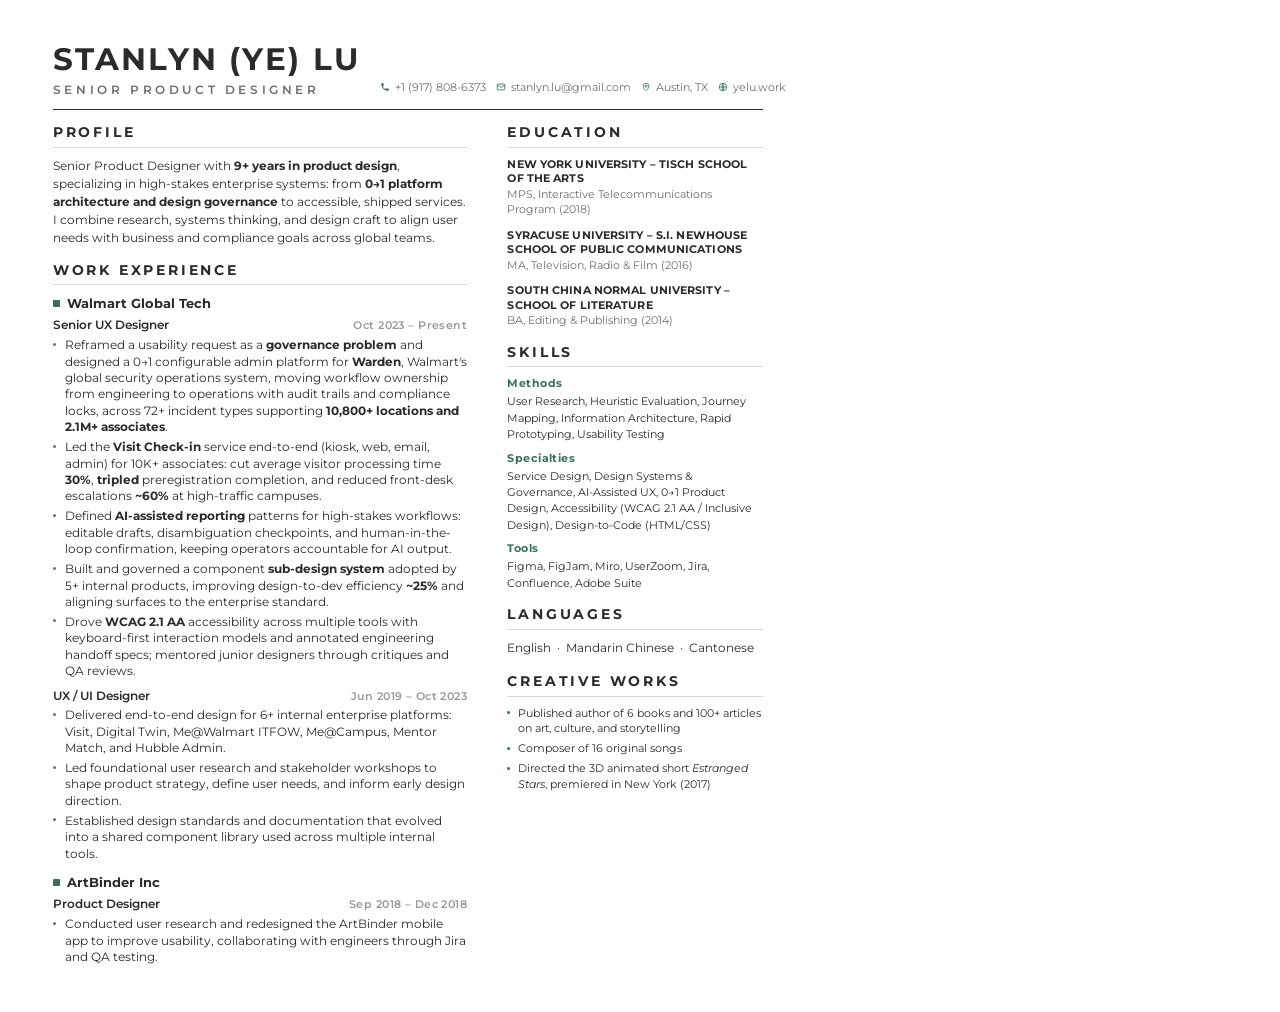
<file: resume.html>
<!DOCTYPE html>
<html lang="en">
<head>
<meta charset="UTF-8">
<title>Stanlyn Lu : Resume</title>
<style>
  @font-face{font-family:"Montserrat";font-weight:400;font-style:normal;src:url("resume-fonts/Montserrat-Regular.ttf") format("truetype")}
  @font-face{font-family:"Montserrat";font-weight:600;font-style:normal;src:url("resume-fonts/Montserrat-SemiBold.ttf") format("truetype")}
  @font-face{font-family:"Montserrat";font-weight:700;font-style:normal;src:url("resume-fonts/Montserrat-Bold.ttf") format("truetype")}
  @font-face{font-family:"Montserrat";font-weight:400;font-style:italic;src:url("resume-fonts/Montserrat-Italic.ttf") format("truetype")}

  :root{
    --ink:#2b2b2b;       /* primary text */
    --soft:#6f6f6f;      /* secondary / dates */
    --faint:#9a9a9a;     /* tertiary */
    --rule:#d9d9d9;      /* hairlines */
    --accent:#3a6f5f;    /* muted teal marker */
  }
  *{box-sizing:border-box;margin:0;padding:0}
  @page{ size:8.5in 11in; margin:0 }
  html,body{background:#fff}
  body{
    width:8.5in;padding:0.46in 0.55in 0.4in;
    font-family:"Montserrat",Arial,sans-serif;color:var(--ink);
    font-size:9pt;line-height:1.38;-webkit-font-smoothing:antialiased;
  }

  /* ── Header ── */
  .head{display:flex;justify-content:space-between;align-items:flex-end;gap:20px}
  .head > div:first-child{flex:none}
  .name{font-size:23pt;font-weight:700;letter-spacing:.07em;line-height:1;white-space:nowrap}
  .subtitle{font-size:9pt;font-weight:600;letter-spacing:.30em;color:var(--soft);margin-top:7px;text-transform:uppercase}
  .contact{font-size:8.2pt;color:var(--soft);text-align:right;line-height:1.85;white-space:nowrap}
  .contact .ci{display:inline-flex;align-items:center;gap:5px;justify-content:flex-end;margin-left:7px}
  .contact .ci:first-child{margin-left:0}
  .contact svg{width:10px;height:10px;flex:none;color:var(--accent)}
  .contact a{color:var(--soft);text-decoration:none}

  .divider{border:none;border-top:1px solid var(--ink);margin:11px 0 13px}

  /* ── Columns ── */
  .cols{display:flex;gap:0.42in;align-items:flex-start}
  .left{flex:1.62;min-width:0}
  .right{flex:1;min-width:0}

  h2.sec{font-size:10.5pt;font-weight:700;letter-spacing:.20em;text-transform:uppercase;color:var(--ink);
    padding-bottom:4px;border-bottom:1px solid var(--rule);margin-bottom:9px}
  section{margin-bottom:14px}
  section:last-child{margin-bottom:0}

  p.profile{font-size:9pt;line-height:1.5;color:var(--ink)}
  p.profile strong{font-weight:700}

  /* ── Experience ── */
  .company{display:flex;align-items:center;gap:7px;font-size:10pt;font-weight:700;margin-bottom:1px}
  .company .marker{width:7px;height:7px;background:var(--accent);border-radius:1px;flex:none}
  .role-row{display:flex;justify-content:space-between;align-items:baseline;gap:12px;margin:5px 0 3px}
  .role{font-size:9pt;font-weight:600;color:var(--ink)}
  .date{font-size:8pt;font-weight:600;color:var(--faint);letter-spacing:.04em;white-space:nowrap}
  ul.bul{list-style:none;margin:0 0 8px}
  ul.bul li{position:relative;padding-left:12px;margin-bottom:3.5px;font-size:8.8pt;line-height:1.4;color:var(--ink)}
  ul.bul li:last-child{margin-bottom:0}
  ul.bul li::before{content:"";position:absolute;left:0;top:5.5px;width:3px;height:3px;border-radius:50%;background:var(--soft)}
  ul.bul li strong{font-weight:700}
  .job{margin-bottom:11px}
  .job:last-child{margin-bottom:0}

  /* ── Right column blocks ── */
  .edu{margin-bottom:10px}
  .edu:last-child{margin-bottom:0}
  .edu .school{font-size:8.4pt;font-weight:700;line-height:1.3;text-transform:uppercase;letter-spacing:.01em}
  .edu .deg{font-size:8.4pt;color:var(--soft);margin-top:1px}

  .skill-group{margin-bottom:8px}
  .skill-group:last-child{margin-bottom:0}
  .skill-group .lbl{font-size:8.2pt;font-weight:700;color:var(--accent);letter-spacing:.04em;margin-bottom:2px}
  .skill-group .val{font-size:8.5pt;color:var(--ink);line-height:1.45}

  .lang{font-size:8.7pt;line-height:1.7;color:var(--ink)}
  ul.cw{list-style:none;margin:0}
  ul.cw li{position:relative;padding-left:11px;margin-bottom:4px;font-size:8.5pt;line-height:1.4;color:var(--ink)}
  ul.cw li::before{content:"";position:absolute;left:0;top:5.5px;width:3px;height:3px;border-radius:50%;background:var(--accent)}
  ul.cw li em{font-style:italic}
</style>
</head>
<body>

  <!-- HEADER -->
  <div class="head">
    <div>
      <div class="name">STANLYN (YE) LU</div>
      <div class="subtitle">Senior Product Designer</div>
    </div>
    <div class="contact">
      <div class="ci"><svg viewBox="0 0 24 24" fill="currentColor"><path d="M6.6 10.8c1.4 2.8 3.8 5.1 6.6 6.6l2.2-2.2c.3-.3.7-.4 1-.2 1.1.4 2.3.6 3.6.6.6 0 1 .4 1 1V20c0 .6-.4 1-1 1C10.6 21 3 13.4 3 4c0-.6.4-1 1-1h3.5c.6 0 1 .4 1 1 0 1.2.2 2.4.6 3.6.1.4 0 .8-.3 1l-2.2 2.2z"/></svg><span>+1 (917) 808-6373</span></div>
      <div class="ci"><svg viewBox="0 0 24 24" fill="none" stroke="currentColor" stroke-width="2"><rect x="3" y="5" width="18" height="14" rx="2"/><path d="M3 7l9 6 9-6"/></svg><a href="mailto:stanlyn.lu@gmail.com">stanlyn.lu@gmail.com</a></div>
      <div class="ci"><svg viewBox="0 0 24 24" fill="none" stroke="currentColor" stroke-width="2"><path d="M12 21s-7-5.5-7-11a7 7 0 0114 0c0 5.5-7 11-7 11z"/><circle cx="12" cy="10" r="2.5"/></svg><span>Austin, TX</span></div>
      <div class="ci"><svg viewBox="0 0 24 24" fill="none" stroke="currentColor" stroke-width="2"><circle cx="12" cy="12" r="9"/><path d="M3 12h18M12 3c2.5 2.5 2.5 15 0 18M12 3c-2.5 2.5-2.5 15 0 18"/></svg><a href="https://yelu.work/">yelu.work</a></div>
    </div>
  </div>

  <hr class="divider">

  <div class="cols">
    <!-- LEFT -->
    <div class="left">

      <section>
        <h2 class="sec">Profile</h2>
        <p class="profile">Senior Product Designer with <strong>9+ years in product design</strong>, specializing in high-stakes enterprise systems: from <strong>0&rarr;1 platform architecture and design governance</strong> to accessible, shipped services. I combine research, systems thinking, and design craft to align user needs with business and compliance goals across global teams.</p>
      </section>

      <section>
        <h2 class="sec">Work Experience</h2>

        <div class="job">
          <div class="company"><span class="marker"></span>Walmart Global Tech</div>

          <div class="role-row"><span class="role">Senior UX Designer</span><span class="date">Oct 2023 – Present</span></div>
          <ul class="bul">
            <li>Reframed a usability request as a <strong>governance problem</strong> and designed a 0&rarr;1 configurable admin platform for <strong>Warden</strong>, Walmart's global security operations system, moving workflow ownership from engineering to operations with audit trails and compliance locks, across 72+ incident types supporting <strong>10,800+ locations and 2.1M+ associates</strong>.</li>
            <li>Led the <strong>Visit Check-in</strong> service end-to-end (kiosk, web, email, admin) for 10K+ associates: cut average visitor processing time <strong>30%</strong>, <strong>tripled</strong> preregistration completion, and reduced front-desk escalations <strong>~60%</strong> at high-traffic campuses.</li>
            <li>Defined <strong>AI-assisted reporting</strong> patterns for high-stakes workflows: editable drafts, disambiguation checkpoints, and human-in-the-loop confirmation, keeping operators accountable for AI output.</li>
            <li>Built and governed a component <strong>sub-design system</strong> adopted by 5+ internal products, improving design-to-dev efficiency <strong>~25%</strong> and aligning surfaces to the enterprise standard.</li>
            <li>Drove <strong>WCAG 2.1 AA</strong> accessibility across multiple tools with keyboard-first interaction models and annotated engineering handoff specs; mentored junior designers through critiques and QA reviews.</li>
          </ul>

          <div class="role-row"><span class="role">UX / UI Designer</span><span class="date">Jun 2019 – Oct 2023</span></div>
          <ul class="bul">
            <li>Delivered end-to-end design for 6+ internal enterprise platforms: Visit, Digital Twin, Me@Walmart ITFOW, Me@Campus, Mentor Match, and Hubble Admin.</li>
            <li>Led foundational user research and stakeholder workshops to shape product strategy, define user needs, and inform early design direction.</li>
            <li>Established design standards and documentation that evolved into a shared component library used across multiple internal tools.</li>
          </ul>
        </div>

        <div class="job">
          <div class="company"><span class="marker"></span>ArtBinder Inc</div>
          <div class="role-row"><span class="role">Product Designer</span><span class="date">Sep 2018 – Dec 2018</span></div>
          <ul class="bul">
            <li>Conducted user research and redesigned the ArtBinder mobile app to improve usability, collaborating with engineers through Jira and QA testing.</li>
          </ul>
        </div>
      </section>

    </div>

    <!-- RIGHT -->
    <div class="right">

      <section>
        <h2 class="sec">Education</h2>
        <div class="edu">
          <div class="school">New York University – Tisch School of the Arts</div>
          <div class="deg">MPS, Interactive Telecommunications Program (2018)</div>
        </div>
        <div class="edu">
          <div class="school">Syracuse University – S.I. Newhouse School of Public Communications</div>
          <div class="deg">MA, Television, Radio &amp; Film (2016)</div>
        </div>
        <div class="edu">
          <div class="school">South China Normal University – School of Literature</div>
          <div class="deg">BA, Editing &amp; Publishing (2014)</div>
        </div>
      </section>

      <section>
        <h2 class="sec">Skills</h2>
        <div class="skill-group">
          <div class="lbl">Methods</div>
          <div class="val">User Research, Heuristic Evaluation, Journey Mapping, Information Architecture, Rapid Prototyping, Usability Testing</div>
        </div>
        <div class="skill-group">
          <div class="lbl">Specialties</div>
          <div class="val">Service Design, Design Systems &amp; Governance, AI-Assisted UX, 0&rarr;1 Product Design, Accessibility (WCAG 2.1 AA / Inclusive Design), Design-to-Code (HTML/CSS)</div>
        </div>
        <div class="skill-group">
          <div class="lbl">Tools</div>
          <div class="val">Figma, FigJam, Miro, UserZoom, Jira, Confluence, Adobe Suite</div>
        </div>
      </section>

      <section>
        <h2 class="sec">Languages</h2>
        <div class="lang">English &nbsp;·&nbsp; Mandarin Chinese &nbsp;·&nbsp; Cantonese</div>
      </section>

      <section>
        <h2 class="sec">Creative Works</h2>
        <ul class="cw">
          <li>Published author of 6 books and 100+ articles on art, culture, and storytelling</li>
          <li>Composer of 16 original songs</li>
          <li>Directed the 3D animated short <em>Estranged Stars</em>, premiered in New York (2017)</li>
        </ul>
      </section>

    </div>
  </div>

</body>
</html>
</file>
<file: creative.css>
/* ============================================================
   creative.css — shared styles for the Creative section
   (hub + detail pages). Same typeface as index.html
   (Everyday Sans), set in a lighter, smaller register.
   Originals in the old portfolio are untouched.
   ============================================================ */

@font-face{font-family:"Everyday Sans";font-weight:400;font-style:normal;font-display:swap;src:url("fonts/everyday-400.woff") format("woff")}
@font-face{font-family:"Everyday Sans";font-weight:500;font-style:normal;font-display:swap;src:url("fonts/everyday-500.woff") format("woff")}
@font-face{font-family:"Everyday Sans";font-weight:700;font-style:normal;font-display:swap;src:url("fonts/everyday-700.woff") format("woff")}
@font-face{font-family:"Everyday Sans";font-weight:900;font-style:normal;font-display:swap;src:url("fonts/everyday-900.woff") format("woff")}

:root{
  --bg:#f0efeb;
  --surface:#f7f6f2;
  --ink:#222222;
  --muted:#515357;
  --line:#e1e0d8;
  --blue:#0a5fd6;
  --blue-ink:#002e99;
  --chip-bg:#e6ecf9;
  --leaf:#2d8841;
  --rose:#b3406b;
  --rose-bg:#f6e7ee;
  --font:"Everyday Sans","Helvetica Neue",Arial,sans-serif;
  --max:1080px;
  --r:14px;
}
*{box-sizing:border-box}
html{scroll-behavior:smooth}
@media (prefers-reduced-motion:reduce){html{scroll-behavior:auto}}
body{
  margin:0;background:var(--bg);color:var(--ink);
  font-family:var(--font);font-size:16px;line-height:1.6;
  -webkit-font-smoothing:antialiased;text-rendering:optimizeLegibility;
}
.wrap{max-width:var(--max);margin:0 auto;padding:0 28px}
a{color:var(--blue);text-decoration:none}
a:hover{text-decoration:underline}
:focus-visible{outline:3px solid var(--blue);outline-offset:3px;border-radius:4px}
img{display:block;max-width:100%}
.skip{position:absolute;left:-9999px}
.skip:focus{left:16px;top:16px;background:var(--ink);color:#fff;padding:10px 14px;border-radius:8px;z-index:99}

/* ── Header (matches index.html) ── */
header{position:sticky;top:0;z-index:20;background:rgba(240,239,235,.88);backdrop-filter:blur(10px);-webkit-backdrop-filter:blur(10px);border-bottom:1px solid var(--line)}
.nav{display:flex;align-items:center;justify-content:space-between;height:62px;gap:24px}
.brand{display:flex;align-items:center;gap:9px;font-weight:700;font-size:18px;letter-spacing:-.01em;color:var(--ink);white-space:nowrap}
.brand svg{width:20px;height:20px;color:var(--leaf);flex:none}
.navlinks{display:flex;align-items:center;gap:24px}
.navlink{color:var(--muted);font-weight:500;font-size:14px;transition:color .15s}
.navlink:hover{color:var(--ink);text-decoration:none}
.navlink.active{color:var(--ink)}
@media(max-width:520px){.navlinks .navlink:not(.keep){display:none}}

/* ── Hero (detail pages) — lighter, smaller than the homepage ── */
.hero{padding:72px 0 24px;position:relative}
.eyebrow{display:inline-flex;align-items:center;gap:9px;font-size:12px;font-weight:500;letter-spacing:.1em;text-transform:uppercase;color:var(--muted);margin-bottom:20px}
.eyebrow b{color:var(--ink);font-weight:700}
.eyebrow .dot{width:6px;height:6px;border-radius:50%;background:var(--rose);flex:none}
h1{font-weight:600;font-size:clamp(28px,3.2vw,38px);line-height:1.12;letter-spacing:-.02em;margin:0 0 18px}
h1 .accent{color:var(--rose)}
.hook{font-size:17px;line-height:1.6;color:var(--muted);max-width:64ch;margin:0;font-weight:400}

/* ── Hero top row: back link + eyebrow, vertically centered ── */
.hero-top{display:flex;align-items:center;flex-wrap:wrap;gap:8px 13px;margin-bottom:18px}
.hero-top .back,.hero-top .eyebrow{margin-bottom:0}

/* ── Back link (detail pages) ── */
.back{display:inline-flex;align-items:center;gap:7px;font-size:13px;font-weight:600;color:var(--muted);margin-bottom:20px}
.back:hover{color:var(--rose);text-decoration:none}
.back svg{width:14px;height:14px}

/* ── Sections ── */
section{padding:52px 0}
.sec-head{display:flex;align-items:baseline;justify-content:space-between;gap:20px;margin-bottom:28px;flex-wrap:wrap}
h2{font-weight:600;font-size:clamp(20px,2vw,24px);letter-spacing:-.015em;margin:0;display:flex;align-items:center;gap:11px}
h2 svg{width:22px;height:22px;color:var(--rose);flex:none}
.sec-sub{color:var(--muted);font-size:15px;max-width:46ch;margin:0}

/* ── HUB: masthead (minimal, low-key) ── */
.mast{padding:60px 0 38px}
.kicker{display:inline-block;font-size:12px;font-weight:600;letter-spacing:.2em;text-transform:uppercase;color:var(--rose)}
.mast .index{font-weight:400;font-size:clamp(16px,1.9vw,19px);line-height:1.5;color:var(--muted);margin:13px 0 0;max-width:46ch}

/* ── HUB: gallery grid (uniform) ── */
.works{display:grid;grid-template-columns:repeat(2,1fr);gap:42px 30px;padding-bottom:8px}
@media(max-width:600px){.works{grid-template-columns:1fr;gap:34px}}
.item{display:block;text-decoration:none;color:inherit}
.item:hover{text-decoration:none}
.cover{position:relative;aspect-ratio:1/1;border-radius:var(--r);overflow:hidden;background:linear-gradient(135deg,var(--accent,#444) 0%,#1b1c18 100%);background-size:230% 230%;animation:drift 12s ease-in-out infinite;transition:transform .4s ease,box-shadow .4s ease}
.cover img{position:absolute;inset:0;width:100%;height:100%;object-fit:cover;transition:transform .55s ease}
.cover .ph{position:absolute;inset:0;display:flex;align-items:center;justify-content:center;color:rgba(255,255,255,.5);font-size:12px;letter-spacing:.1em;text-transform:uppercase}
.cover .medium{position:absolute;left:13px;bottom:13px;z-index:2;font-size:10.5px;font-weight:600;letter-spacing:.09em;text-transform:uppercase;padding:6px 11px;border-radius:999px;background:rgba(0,0,0,.42);color:#fff;backdrop-filter:blur(7px);-webkit-backdrop-filter:blur(7px)}
.item:hover .cover{transform:translateY(-5px);box-shadow:0 18px 40px -22px rgba(40,30,20,.55)}
.item:hover .cover img{transform:scale(1.06)}
.cap{padding:16px 2px 0}
.cap h3{font-weight:500;font-size:20px;line-height:1.2;margin:0;letter-spacing:-.01em;color:var(--ink);transition:color .2s}
.item:hover .cap h3{color:var(--rose)}
.cap .scope{display:block;margin-top:5px;font-size:13px;color:var(--muted);letter-spacing:.01em}
@keyframes drift{0%,100%{background-position:0% 50%}50%{background-position:100% 50%}}
@media(prefers-reduced-motion:reduce){.cover{animation:none}.cover,.cover img,.item:hover .cover,.item:hover .cover img{transition:none;transform:none}}

/* ── Custom cursor (hub, pointer:fine only) ── */
.cursor{position:fixed;top:0;left:0;z-index:80;pointer-events:none;will-change:transform}
.cursor span{position:absolute;transform:translate(-50%,-50%) scale(.3);transform-origin:center;opacity:0;display:inline-flex;align-items:center;gap:7px;white-space:nowrap;background:var(--rose);color:#fff;font-size:13px;font-weight:600;letter-spacing:.01em;padding:12px 18px;border-radius:999px;transition:transform .24s cubic-bezier(.2,.8,.2,1),opacity .24s}
.cursor span::after{content:"↗";font-size:13px;font-weight:400}
.cursor.on span{transform:translate(-50%,-50%) scale(1);opacity:1}
body.has-cursor .item{cursor:none}

/* ── Chips ── */
.chips{display:flex;flex-wrap:wrap;gap:8px}
.chip{font-size:12px;font-weight:500;padding:5px 11px;border-radius:999px;background:var(--chip-bg);color:var(--blue-ink)}
.chip.rose{background:var(--rose-bg);color:#7a2548}

/* ── Detail meta (role / methods / team) ── */
.meta{display:grid;grid-template-columns:repeat(3,1fr);gap:1px;background:var(--line);border:1px solid var(--line);border-radius:var(--r);overflow:hidden;margin:8px 0 40px}
@media(max-width:680px){.meta{grid-template-columns:1fr}}
.meta .m{background:var(--surface);padding:18px 20px}
.meta .m .k{font-size:11px;font-weight:600;letter-spacing:.06em;text-transform:uppercase;color:var(--muted);margin-bottom:6px}
.meta .m .v{font-size:14px;line-height:1.5;color:var(--ink)}

/* ── Prose ── */
.prose{max-width:64ch}
.prose p{font-size:17px;line-height:1.65;color:#33352a;margin:0 0 18px}
.prose p.lead{font-size:18px;color:var(--ink);font-weight:500}

/* ── Figures / galleries ── */
.figure{margin:32px 0;border:1px solid var(--line);border-radius:var(--r);overflow:hidden;background:var(--surface)}
.figure img{width:100%}
.figure figcaption{padding:12px 18px;font-size:13px;color:var(--muted)}
.figure .ph{aspect-ratio:16/9;display:flex;align-items:center;justify-content:center;color:#bdbcae;font-size:12px;letter-spacing:.06em;text-transform:uppercase}
.gallery{display:grid;grid-template-columns:repeat(3,1fr);gap:14px;margin:32px 0}
@media(max-width:680px){.gallery{grid-template-columns:repeat(2,1fr)}}
.gallery .tile{aspect-ratio:1;background:var(--surface);border:1px solid var(--line);border-radius:12px;overflow:hidden;display:flex;align-items:center;justify-content:center}
.gallery .tile.wide{grid-column:span 2;aspect-ratio:2/1}
.gallery .tile.tall{grid-row:span 2;aspect-ratio:1/2}
.gallery .tile img{width:100%;height:100%;object-fit:cover}
.gallery .tile .ph{color:#bdbcae;font-size:11px;letter-spacing:.05em;text-transform:uppercase}

/* ── Callout ── */
.callout{margin:34px 0;padding:18px 22px;border-left:3px solid var(--rose);background:var(--surface);border-radius:0 var(--r) var(--r) 0;color:var(--muted);font-size:15px;line-height:1.6;max-width:62ch}

/* ── Buttons / external links ── */
.btn{display:inline-flex;align-items:center;gap:7px;font-size:14px;font-weight:600;color:#fff;background:var(--rose);padding:11px 18px;border-radius:999px;transition:opacity .15s}
.btn:hover{opacity:.9;text-decoration:none}
.btn svg{width:15px;height:15px}
.btn.ghost{background:transparent;color:var(--rose);border:1px solid var(--rose)}

/* ── Video embed (responsive 16:9) ── */
.vid{position:relative;aspect-ratio:16/9;border-radius:var(--r);overflow:hidden;background:#0c0d0a;margin:8px 0 0;border:1px solid var(--line)}
.vid iframe{position:absolute;inset:0;width:100%;height:100%;border:0}
.vid .ph{position:absolute;inset:0;display:flex;flex-direction:column;gap:6px;align-items:center;justify-content:center;color:rgba(255,255,255,.55);font-size:12px;letter-spacing:.08em;text-transform:uppercase;text-align:center;padding:16px}
.vidcap{font-size:13px;color:var(--muted);margin:10px 0 0}
.vidcap b{color:var(--ink);font-weight:600}

/* ── Concept pull-quote (quiet, body-scale) ── */
.bigquote{margin:0 0 26px;font-size:18px;line-height:1.6;color:var(--ink);max-width:64ch;font-weight:400}
.bigquote b{color:var(--rose);font-weight:600}
.bigquote.tagline{font-style:italic;color:var(--muted)}

/* ── Concept image pair + note ── */
.concept{display:grid;grid-template-columns:1fr 1fr;gap:16px;margin:28px 0}
@media(max-width:680px){.concept{grid-template-columns:1fr}}
.concept .frame{aspect-ratio:1;background:var(--surface);border:1px solid var(--line);border-radius:12px;overflow:hidden;display:flex;align-items:center;justify-content:center}
.concept .frame img{width:100%;height:100%;object-fit:cover}
.concept .frame .ph{color:#bdbcae;font-size:11px;letter-spacing:.05em;text-transform:uppercase}
.note{border-left:3px solid var(--rose);padding:2px 0 2px 16px;margin:8px 0 0;color:var(--muted);font-size:14px;line-height:1.6}
.note b{color:var(--ink);font-weight:600}

/* ── Bilingual poem (couplet rows) ── */
.poem-head{font-size:14px;font-weight:600;color:var(--rose);margin:32px 0 4px}
.poem-head .zh{color:var(--muted);font-weight:400;margin-left:8px}
.poem{display:grid;grid-template-columns:1fr auto;gap:13px 36px;margin:16px 0 8px;align-items:baseline}
.poem .en{margin:0;font-size:15px;line-height:1.5;color:#33352a}
.poem .zh{margin:0;font-size:15px;line-height:1.5;color:var(--muted);white-space:nowrap}
@media(max-width:680px){.poem{grid-template-columns:1fr;gap:3px 0}.poem .zh{margin-bottom:13px}}

/* ── In-engine GIFs (16:9 grid) ── */
.gifs{display:grid;grid-template-columns:repeat(2,1fr);gap:14px;margin:24px 0}
@media(max-width:680px){.gifs{grid-template-columns:1fr}}
.gifs .g{aspect-ratio:16/9;background:var(--surface);border:1px solid var(--line);border-radius:12px;overflow:hidden;display:flex;align-items:center;justify-content:center}
.gifs .g img,.gifs .g video{width:100%;height:100%;object-fit:cover;display:block}
.gifs .g .ph{color:#bdbcae;font-size:11px;letter-spacing:.05em;text-transform:uppercase;text-align:center;padding:8px}

/* ── 3D pipeline steps ── */
.steps{display:grid;grid-template-columns:repeat(3,1fr);gap:18px;margin:24px 0}
@media(max-width:680px){.steps{grid-template-columns:1fr}}
.steps .lbl{font-size:11px;font-weight:600;letter-spacing:.06em;text-transform:uppercase;color:var(--rose);margin:0 0 8px}
.steps .frame{aspect-ratio:4/3;background:var(--surface);border:1px solid var(--line);border-radius:12px;overflow:hidden;display:flex;align-items:center;justify-content:center}
.steps .frame img{width:100%;height:100%;object-fit:cover}
.steps .frame .ph{color:#bdbcae;font-size:11px;letter-spacing:.05em;text-transform:uppercase}

/* ── Film stills strip ── */
.filmstrip{display:flex;flex-direction:column;gap:6px;margin:24px 0}
.filmstrip img{width:100%;display:block;border-radius:6px}
.filmstrip .ph{aspect-ratio:24/5;background:var(--surface);border:1px solid var(--line);display:flex;align-items:center;justify-content:center;color:#bdbcae;font-size:11px;letter-spacing:.05em;text-transform:uppercase;border-radius:6px}

/* ── Exhibitions ── */
.exhibit{margin:0 0 38px}
.exhibit:last-child{margin-bottom:0}
.x-head{font-size:16px;margin:0 0 14px;color:var(--ink);line-height:1.45}
.x-head b{font-weight:600}
.x-head .x-meta{color:var(--muted);font-weight:400}
.xgrid{display:grid;grid-template-columns:repeat(3,1fr);gap:14px}
@media(max-width:640px){.xgrid{grid-template-columns:1fr 1fr}}
@media(max-width:420px){.xgrid{grid-template-columns:1fr}}
.xgrid img{width:100%;aspect-ratio:3/2;object-fit:cover;border-radius:12px;border:1px solid var(--line);display:block}

/* ── Emphatic personal statement ── */
.statement{font-size:clamp(19px,2.4vw,24px);line-height:1.4;font-weight:500;color:var(--ink);max-width:30ch;margin:22px 0 0}
.statement .accent{color:var(--rose)}

/* ── Historical timeline ── */
.timeline{margin:24px 0 0}
.timeline .ev{position:relative;padding:0 0 22px 28px;border-left:2px solid var(--line)}
.timeline .ev:last-child{border-left-color:transparent;padding-bottom:0}
.timeline .ev::before{content:"";position:absolute;left:-7px;top:3px;width:12px;height:12px;border-radius:50%;background:var(--rose)}
.timeline .yr{font-size:13px;font-weight:600;color:var(--rose);letter-spacing:.02em}
.timeline .ev h4{margin:2px 0 4px;font-size:16px;font-weight:600;color:var(--ink)}
.timeline .ev p{margin:0;font-size:14px;line-height:1.55;color:var(--muted)}

/* ── Satirical checklist (a "perfect child") ── */
.checklist{display:grid;grid-template-columns:1fr 1fr;gap:14px;margin:24px 0}
@media(max-width:640px){.checklist{grid-template-columns:1fr}}
.checklist .ck{position:relative;padding:16px 18px 16px 48px;background:var(--surface);border:1px solid var(--line);border-radius:12px}
.checklist .ck::before{content:"✓";position:absolute;left:16px;top:16px;width:22px;height:22px;display:flex;align-items:center;justify-content:center;font-size:12px;font-weight:700;color:#fff;background:var(--rose);border-radius:50%}
.checklist .ck h4{margin:0 0 4px;font-size:15px;font-weight:600;color:var(--ink)}
.checklist .ck p{margin:0;font-size:14px;line-height:1.55;color:var(--muted)}

/* ── Persona card ── */
.persona{display:grid;grid-template-columns:280px 1fr;border:1px solid var(--line);border-radius:var(--r);overflow:hidden;margin:24px 0}
@media(max-width:680px){.persona{grid-template-columns:1fr}}
.persona .side{background:var(--rose-bg);padding:24px}
.persona .side .nm{font-size:24px;font-weight:600;color:#7a2548;margin:0}
.persona .side .pquote{font-style:italic;font-size:14px;color:#8a3a5e;line-height:1.5;margin:14px 0 18px}
.persona .side .row{font-size:13px;line-height:1.5;color:var(--muted);margin-bottom:4px}
.persona .side .row b{color:#7a2548;font-weight:600}
.persona .body{padding:24px}
.persona .body h4{margin:0 0 7px;font-size:12px;font-weight:600;letter-spacing:.06em;text-transform:uppercase;color:var(--rose)}
.persona .body h4:not(:first-child){margin-top:20px}
.persona .body ul{margin:0;padding-left:18px}
.persona .body li{font-size:14px;line-height:1.6;color:#33352a;margin-bottom:3px}
.persona .body p{font-size:14px;line-height:1.6;color:#33352a;margin:0}

/* ── Story / quote cards ── */
.stories{display:grid;gap:16px;margin:24px 0}
.story{background:var(--surface);border:1px solid var(--line);border-radius:12px;padding:20px 22px;font-size:15px;line-height:1.65;color:#33352a}
.story p{margin:0 0 10px}
.story p:last-child{margin-bottom:0}
.story .punch{font-weight:600;color:var(--ink)}
.story-n{font-size:12px;font-weight:700;letter-spacing:.06em;text-transform:uppercase;color:var(--rose);margin:0 0 9px}
.story .dialogue{margin:14px 0}
.story .bubble.parent{background:#fff}
.story .dialogue-end{margin:14px 0 0}
.stories-src{font-size:13px;color:var(--muted);margin:14px 0 0}
.stories-src b{color:var(--ink);font-weight:600}

/* ── Chat dialogue (illusion of choice) ── */
.dialogue{margin:20px 0;max-width:560px}
.bubble{max-width:80%;padding:11px 15px;border-radius:16px;font-size:15px;line-height:1.45;margin:0 0 9px}
.bubble.parent{background:var(--surface);border:1px solid var(--line);color:var(--ink);border-bottom-left-radius:5px}
.bubble.child{background:var(--rose);color:#fff;margin-left:auto;border-bottom-right-radius:5px}
.bubble .who{display:block;font-size:10.5px;font-weight:600;letter-spacing:.05em;text-transform:uppercase;opacity:.65;margin-bottom:3px}
.beat{font-size:13px;font-style:italic;color:var(--muted);text-align:center;margin:4px 0 13px}
.dialogue-end{font-size:15px;line-height:1.6;color:#33352a;margin:14px 0 0;max-width:60ch}
.dialogue-end b{color:var(--ink);font-weight:600}

/* ── Iteration steps ── */
.iters{display:grid;gap:14px;margin:24px 0}
.iter{display:grid;grid-template-columns:auto 1fr;gap:16px;align-items:start;background:var(--surface);border:1px solid var(--line);border-radius:12px;padding:18px 20px}
.iter .n{width:30px;height:30px;border-radius:50%;background:var(--rose);color:#fff;display:flex;align-items:center;justify-content:center;font-weight:600;font-size:14px;flex:none}
.iter h4{margin:0 0 4px;font-size:16px;font-weight:600;color:var(--ink)}
.iter p{margin:0;font-size:14px;line-height:1.6;color:var(--muted)}
.iter p .q{color:var(--ink);font-style:italic}

/* ── Bilingual quote (prose passage) + intro figure ── */
.bq-intro{display:grid;grid-template-columns:200px 1fr;gap:24px;align-items:start;margin:0 0 22px}
@media(max-width:600px){.bq-intro{grid-template-columns:1fr;gap:16px}}
.bq-fig{margin:0;border:1px solid var(--line);border-radius:12px;overflow:hidden;background:var(--surface)}
.bq-fig img{width:100%;display:block}
.bq-fig figcaption{font-size:12px;color:var(--muted);padding:8px 11px;line-height:1.4}
.bq{display:grid;grid-template-columns:1fr 1fr;gap:16px 36px;margin:0;padding:22px 26px;background:var(--surface);border:1px solid var(--line);border-left:3px solid var(--rose);border-radius:0 var(--r) var(--r) 0}
@media(max-width:680px){.bq{grid-template-columns:1fr;gap:12px}}
.bq p{margin:0}
.bq .en{font-size:15px;line-height:1.7;color:#33352a;font-style:italic}
.bq .zh{font-size:15px;line-height:1.95;color:var(--ink)}
.bq-cite{font-size:13px;color:var(--muted);margin:12px 0 0}
.bq-cite b{color:var(--ink);font-weight:600}

/* ── Framework devices (3-up) ── */
.devices{display:grid;grid-template-columns:repeat(3,1fr);gap:16px;margin:24px 0}
@media(max-width:680px){.devices{grid-template-columns:1fr}}
.device{background:var(--surface);border:1px solid var(--line);border-radius:12px;padding:20px}
.device .ic{width:30px;height:30px;color:var(--rose);margin-bottom:10px}
.device h4{margin:0 0 6px;font-size:16px;font-weight:600;color:var(--ink)}
.device p{margin:0;font-size:14px;line-height:1.6;color:var(--muted)}

/* ── Journey flow diagram ── */
.journey{display:flex;flex-direction:column;align-items:center;gap:0;margin:26px 0}
.jnode{width:100%;max-width:540px;background:var(--surface);border:1px solid var(--line);border-radius:12px;padding:14px 18px;text-align:center}
.jnode h4{margin:0;font-size:15px;font-weight:600;color:var(--ink)}
.jnode p{margin:4px 0 0;font-size:13px;line-height:1.5;color:var(--muted)}
.jarrow{width:2px;height:24px;background:var(--line);position:relative;flex:none}
.jarrow::after{content:"";position:absolute;bottom:-1px;left:50%;transform:translateX(-50%);border:5px solid transparent;border-top-color:var(--line)}
.jsplit{display:grid;grid-template-columns:1fr 1fr;gap:12px;width:100%;max-width:540px}
@media(max-width:520px){.jsplit{grid-template-columns:1fr}}
.jsplit .jnode{max-width:none}
.jsplit .jnode .tag{display:block;font-size:11px;font-weight:600;letter-spacing:.05em;text-transform:uppercase;color:var(--rose);margin-bottom:3px}
.jchoices{display:flex;gap:10px;flex-wrap:wrap;justify-content:center;margin:0}
.jchoice{font-size:13px;font-weight:600;padding:8px 16px;border-radius:999px;border:1px solid var(--line);background:var(--bg);color:var(--ink)}

/* ── Character cards ── */
.charcards{display:grid;grid-template-columns:repeat(4,1fr);gap:14px;margin:24px 0}
@media(max-width:820px){.charcards{grid-template-columns:repeat(2,1fr)}}
@media(max-width:430px){.charcards{grid-template-columns:1fr}}
.charcard{border:1px solid var(--line);border-radius:12px;overflow:hidden;background:#fff;display:flex;flex-direction:column}
.charcard .pic{aspect-ratio:4/5;overflow:hidden;background:#f1f0ea}
.charcard .pic img{width:100%;height:100%;object-fit:cover;object-position:center top}
.charcard .body{padding:13px 15px 15px;border-top:3px solid var(--accent,var(--rose));flex:1}
.charcard h4{margin:0;font-size:15px;font-weight:600;color:var(--ink)}
.charcard .yr{display:block;font-size:12px;color:var(--muted);font-weight:500;margin-top:2px}
.charcard p{margin:8px 0 0;font-size:13px;line-height:1.5;color:var(--muted)}

/* ── Timeline beats (extends .timeline) ── */
.timeline .ev .sub{font-size:13.5px;color:var(--muted);margin:2px 0 7px}
.timeline .beats{margin:0;padding-left:17px}
.timeline .beats li{font-size:13.5px;line-height:1.55;color:#4a4c46;margin-bottom:2px}

/* ── Reference gallery (grouped) ── */
.ref-group{margin:0 0 26px}
.ref-group:last-child{margin-bottom:0}
.rg-head{font-size:12px;font-weight:600;letter-spacing:.06em;text-transform:uppercase;color:var(--rose);margin:0 0 12px}
.ref-grid{display:grid;grid-template-columns:repeat(2,1fr);gap:16px}
@media(max-width:600px){.ref-grid{grid-template-columns:1fr}}
.ref{margin:0}
.ref img{width:100%;aspect-ratio:3/2;object-fit:cover;border-radius:10px;border:1px solid var(--line);display:block}
.ref figcaption{font-size:13px;color:var(--muted);margin:7px 0 0;line-height:1.45}
.ref figcaption b{color:var(--ink);font-weight:600}
.ref.tall{display:grid;grid-template-columns:280px 1fr;gap:18px;align-items:center}
@media(max-width:560px){.ref.tall{grid-template-columns:1fr}}
.ref.tall img{aspect-ratio:auto;max-width:280px}

/* ── Generated exchanges (Decent Dialogue) ── */
.convos{display:grid;grid-template-columns:1fr 1fr;gap:16px;margin:24px 0}
@media(max-width:700px){.convos{grid-template-columns:1fr}}
.convo{background:var(--surface);border:1px solid var(--line);border-radius:14px;padding:18px 18px 20px}
.cb{max-width:90%;padding:10px 13px;border-radius:14px;font-size:14.5px;line-height:1.5;margin:0 0 10px;display:grid;grid-template-columns:34px 1fr;gap:10px;align-items:start}
.cb:last-child{margin-bottom:0}
.cb .av{width:34px;height:34px;border-radius:50%;object-fit:cover;background:#fff;border:1px solid rgba(0,0,0,.08);margin-top:2px}
.cb .who{display:block;font-size:11px;font-weight:700;letter-spacing:.02em;margin-bottom:3px}
.cb .line{min-width:0}
.cb.a{background:#f4c84e;color:#3c2f00;border-bottom-left-radius:4px}
.cb.b{background:#5cc7be;color:#063431;margin-left:auto;border-bottom-right-radius:4px}

/* ── Generator output panel + grammar template ── */
.genout{background:#1b1c18;color:#e9e7de;border-radius:12px;padding:20px 22px;font-family:ui-monospace,SFMono-Regular,Menlo,Consolas,monospace;font-size:13px;line-height:1.85;margin:22px 0 0;overflow-x:auto}
.genout .q{color:#7fcabf}
.gencap{font-size:13px;color:var(--muted);margin:10px 0 0}
.tmpl{background:var(--surface);border:1px solid var(--line);border-left:3px solid var(--rose);border-radius:0 var(--r) var(--r) 0;padding:15px 18px;margin:16px 0 0;font-family:ui-monospace,SFMono-Regular,Menlo,Consolas,monospace;font-size:12.5px;line-height:1.8;color:var(--ink);overflow-x:auto}
.tmpl b{color:var(--rose)}

/* ── Scroll progress + back to top (rose) ── */
#progress-bar{position:fixed;top:0;left:0;height:3px;width:0%;background:var(--rose);z-index:200;transition:width .1s linear;pointer-events:none}
#back-top{position:fixed;bottom:32px;right:32px;z-index:90;opacity:0;pointer-events:none;transform:translateY(10px);transition:opacity .3s,transform .3s,background .15s;background:var(--ink);color:var(--bg);border:none;border-radius:100px;padding:10px 20px;font-family:var(--font);font-size:11px;font-weight:700;letter-spacing:.08em;text-transform:uppercase;cursor:pointer;display:flex;align-items:center;gap:7px}
#back-top svg{width:12px;height:12px;flex-shrink:0;transition:transform .2s}
#back-top.visible{opacity:1;pointer-events:auto;transform:translateY(0)}
#back-top:hover{background:var(--rose)}
#back-top:hover svg{transform:translateY(-2px)}
@media(prefers-reduced-motion:reduce){#back-top{transition:opacity .3s}#progress-bar{transition:none}}

/* ── Footer ── */
footer{border-top:1px solid var(--line);padding:32px 0 48px;margin-top:24px}
.foot-inner{display:flex;align-items:center;justify-content:space-between;gap:20px;flex-wrap:wrap}
.foot-name{font-size:14px;color:var(--muted)}
.foot-links{display:flex;gap:20px;flex-wrap:wrap}
.foot-links a{font-size:13px;font-weight:500;color:var(--muted)}
.foot-links a:hover{color:var(--ink)}
</file>
